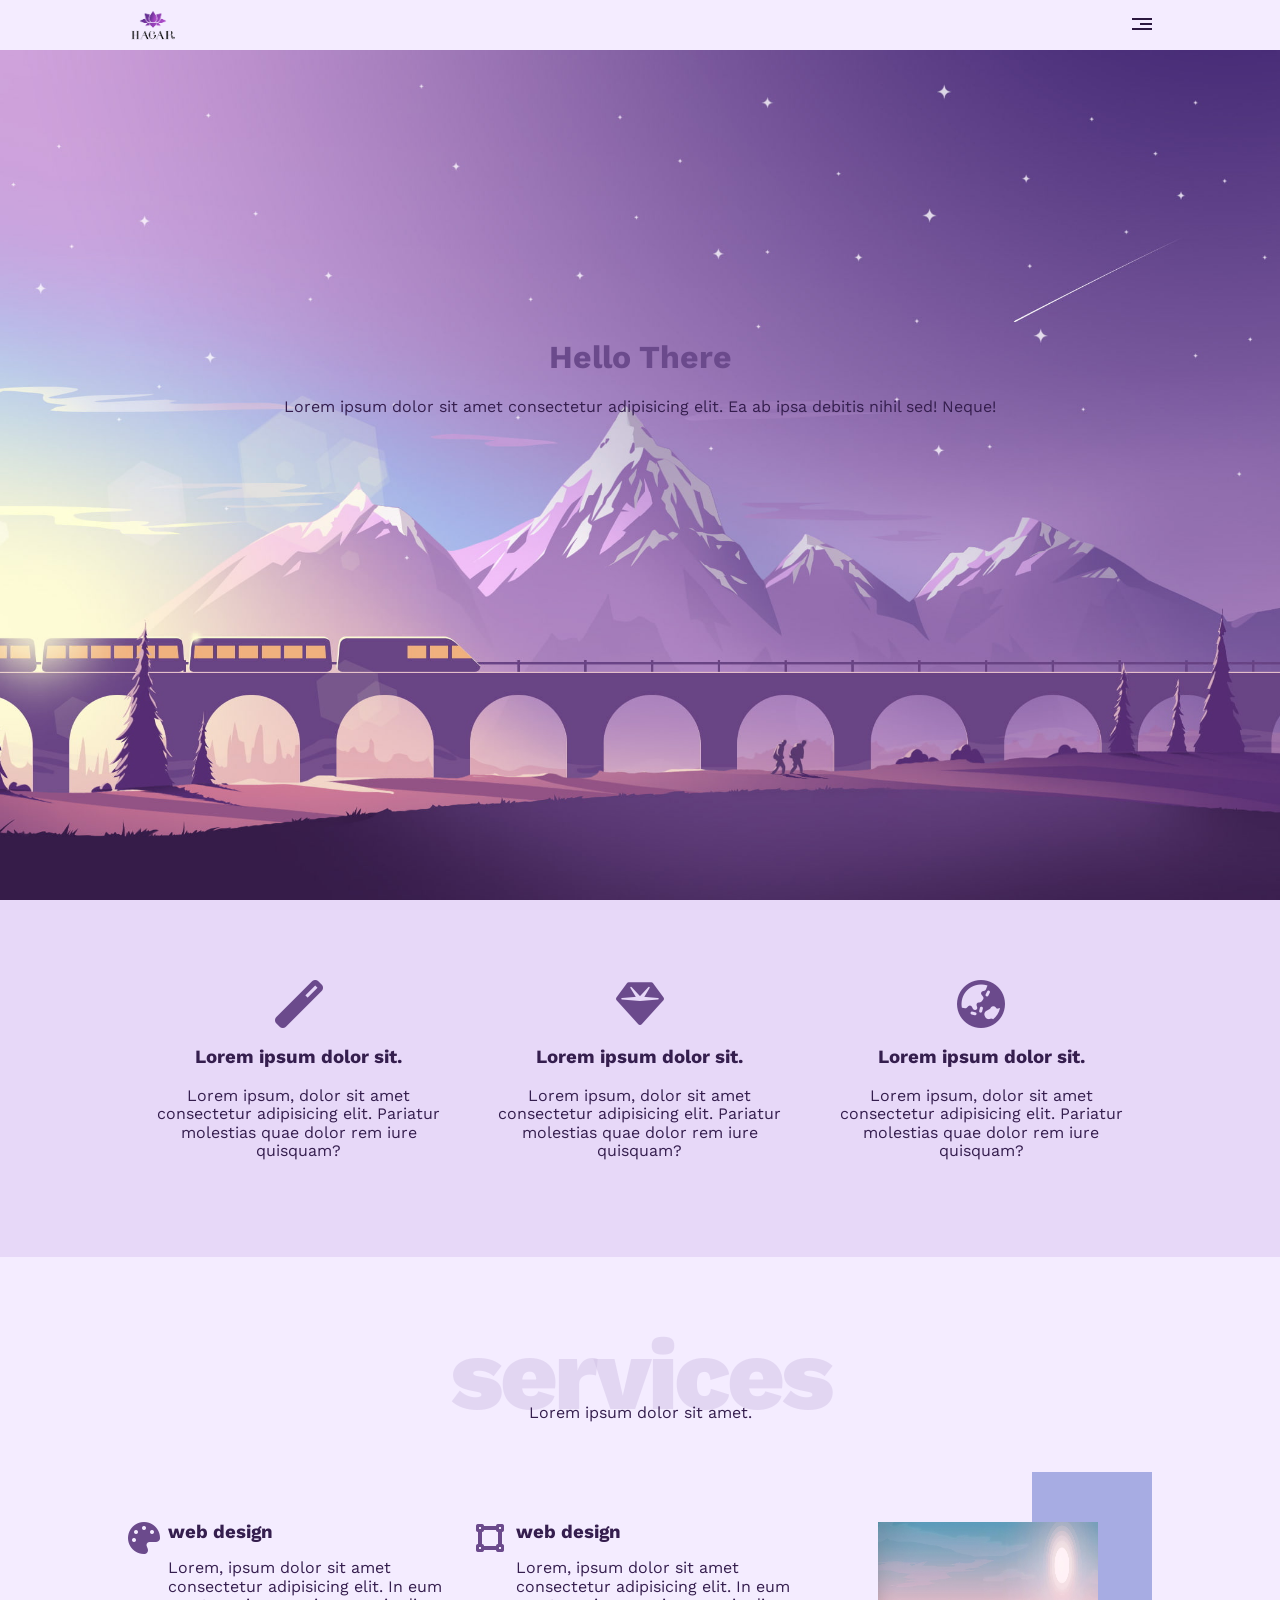
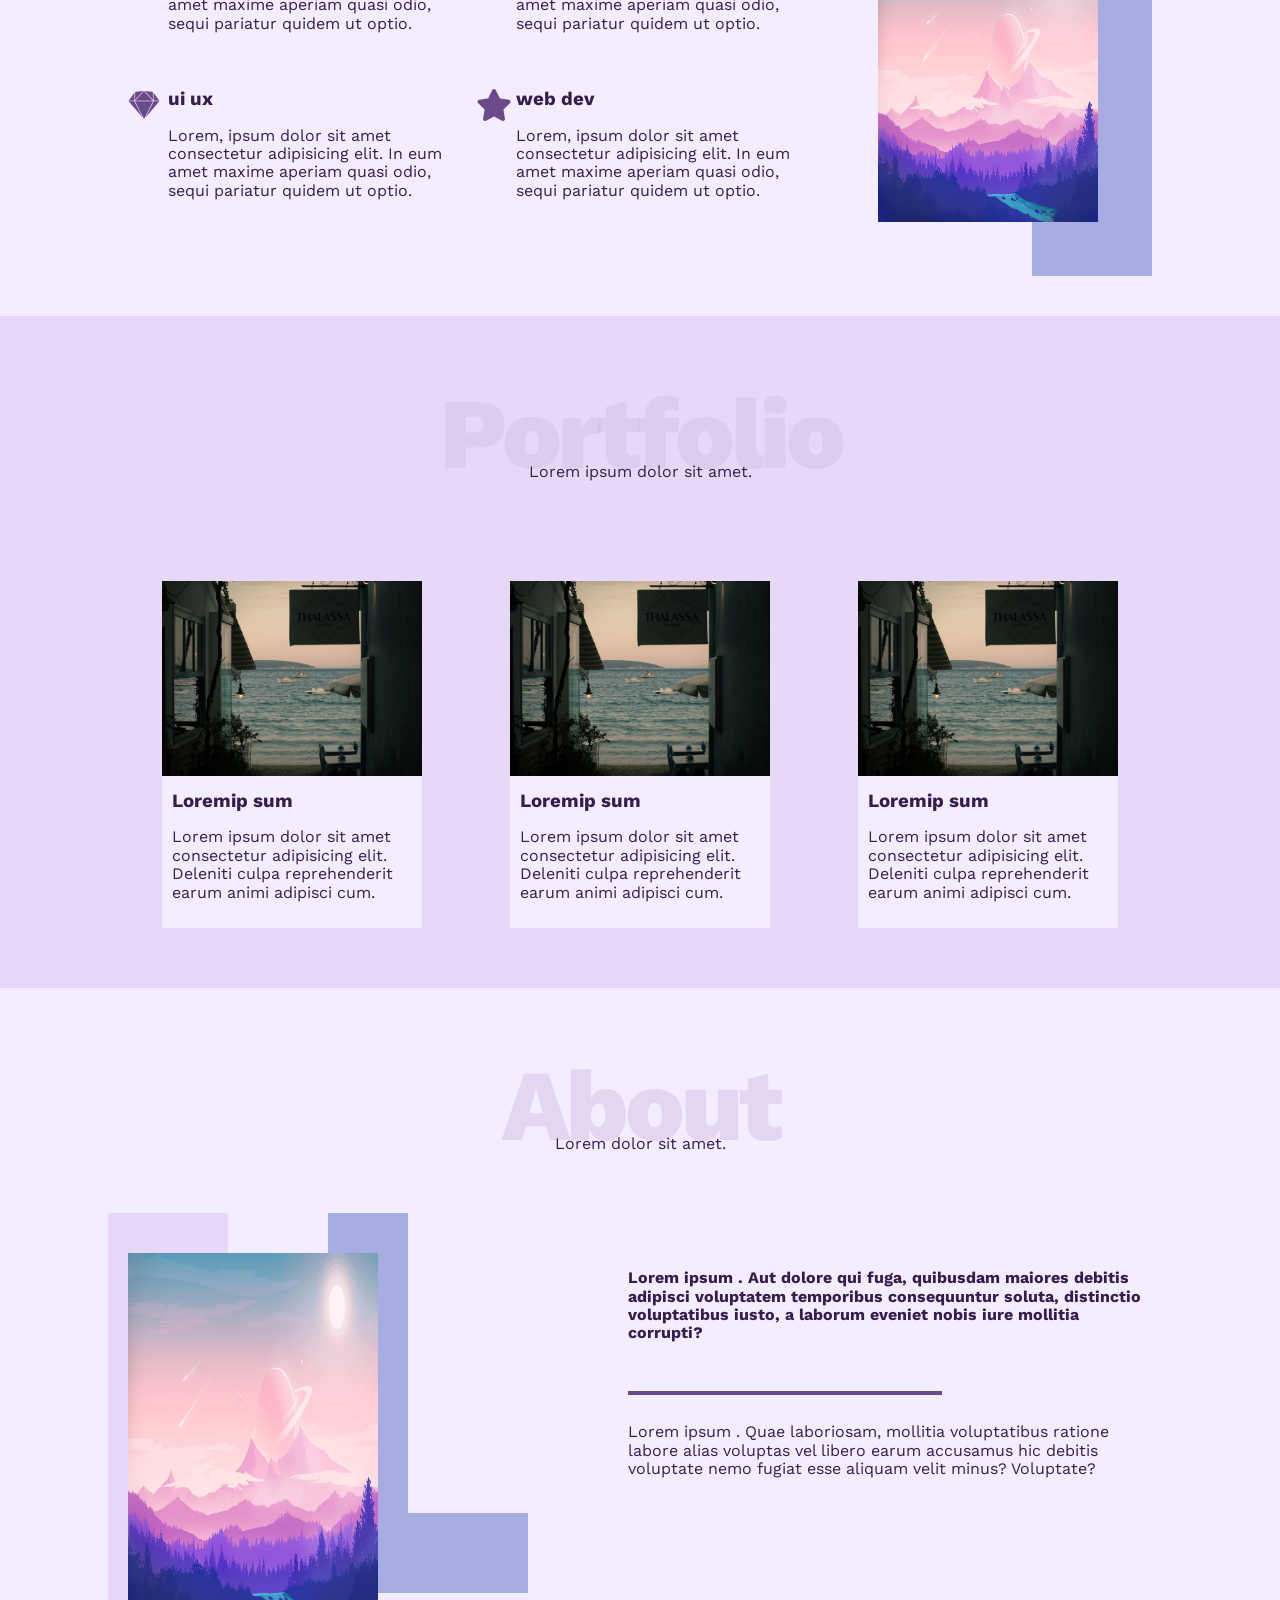
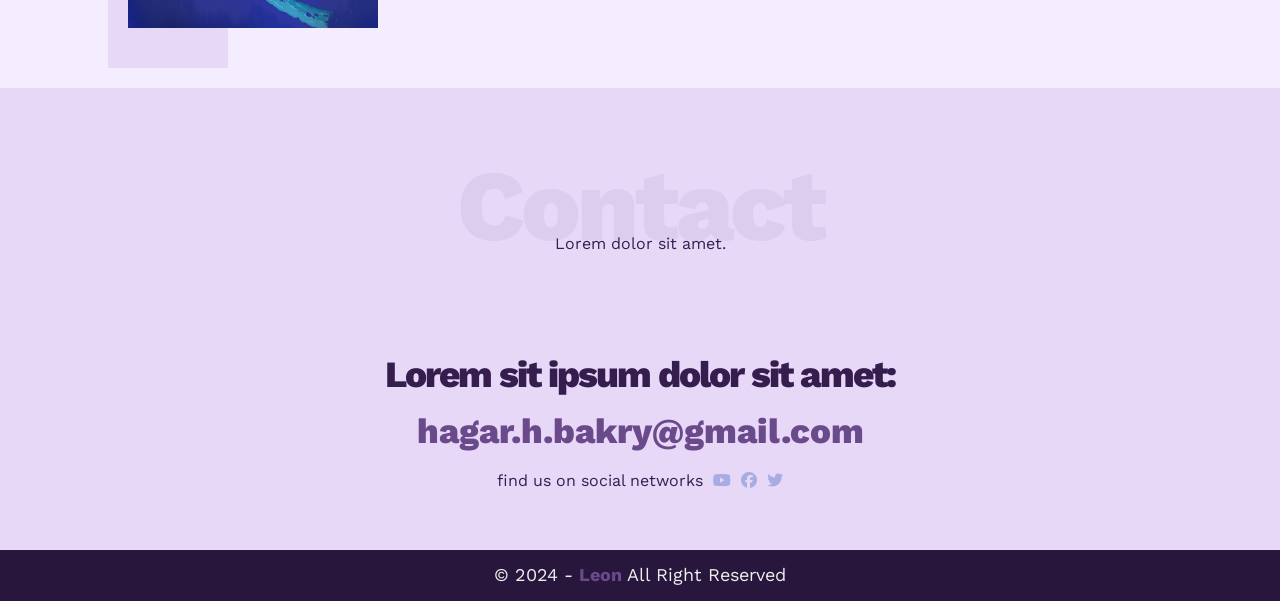
<file: html-css-temp1/index.html>
<!DOCTYPE html>
<html lang="en">
<head>
    <meta charset="UTF-8">
    <meta name="viewport" content="width=device-width, initial-scale=1.0">
    <link rel="stylesheet" href="css/style.css">
    <link rel="stylesheet" href="css/normalize.css">
    <link rel="stylesheet" href="css/all.min.css">
    <title>template1</title>

</head>
<body>
    <div class="header">
        <div class="container">
            <img class="logo" src="images/logo.png" alt="logo">
            <div class="link">
                <span class="icon">
                    <span></span>
                    <span></span>
                    <span></span>
                </span>
                <ul>
                    <li><a href="#features">features</a></li>
                    <li><a href="#services">Services</a></li>
                    <li><a href="#portfolio">Portfolio</a></li>
                    <li><a href="#about">About</a></li>
                    <li><a href="#contact">Contact</a></li>
                </ul>
            </div>
        </div>
    </div>
    <div class="landing">
        <div class="intro-text">
            <h1>Hello There</h1>
            <p>Lorem ipsum dolor sit amet consectetur adipisicing elit. Ea ab ipsa debitis nihil sed! Neque!</p>
        </div>
    </div>
    <div class="features" id="features">
        <div class="container">
            <div class="feat">
                <li class="fas fa-magic fa-3x"></li>
                <h3>Lorem ipsum dolor sit.</h3>
                <p>Lorem ipsum, dolor sit amet consectetur adipisicing elit. Pariatur molestias quae dolor rem iure quisquam?</p>
            </div>
            <div class="feat">
                <li class="fas fa-gem fa-3x"></li>
                <h3>Lorem ipsum dolor sit.</h3>
                <p>Lorem ipsum, dolor sit amet consectetur adipisicing elit. Pariatur molestias quae dolor rem iure quisquam?</p>
            </div>
            <div class="feat">
                <li class="fas fa-globe-asia fa-3x"></li>
                <h3>Lorem ipsum dolor sit.</h3>
                <p>Lorem ipsum, dolor sit amet consectetur adipisicing elit. Pariatur molestias quae dolor rem iure quisquam?</p>
            </div>
        </div>
    </div>
    <div class="services" id="services">
        <div class="container">
            <h2 class="special-heading">services</h2>
            <p>Lorem ipsum dolor sit amet.</p>
            <div class="services-content">
                <div class="col">
                    <div class="srv">
                        <li class="fas fa-palette fa-2x"></li>
                        <div class="text">
                            <h3> web design</h3>
                            <p>Lorem, ipsum dolor sit amet consectetur adipisicing elit. In eum amet maxime aperiam quasi odio, sequi pariatur quidem ut optio.</p>
                        </div>
                    </div>
                    <div class="srv">
                        <li class="fab fa-sketch fa-2x"></li>
                        <div class="text">
                            <h3>ui ux</h3>
                            <p>Lorem, ipsum dolor sit amet consectetur adipisicing elit. In eum amet maxime aperiam quasi odio, sequi pariatur quidem ut optio.</p>
                        </div>
                    </div>
                </div>
                <div class="col">
                    <div class="srv">
                        <li class="fas fa-vector-square fa-2x"></li>
                        <div class="text">
                            <h3>web design</h3>
                            <p>Lorem, ipsum dolor sit amet consectetur adipisicing elit. In eum amet maxime aperiam quasi odio, sequi pariatur quidem ut optio.</p>
                        </div>
                    </div>
                    <div class="srv">
                        <li class="fas fa-star fa-2x"></li>
                        <div class="text">
                            <h3>web dev</h3>
                            <p>Lorem, ipsum dolor sit amet consectetur adipisicing elit. In eum amet maxime aperiam quasi odio, sequi pariatur quidem ut optio.</p>
                        </div>
                    </div>
                </div>
                <div class="col">
                    <div class="image">
                        <img src="images/wallpaperflare.com_wallpaper (7).jpg" >
                    </div>
                </div>
            </div>
        </div>
    </div>
    <div class="portfolio" id="portfolio">
        <div class="container">
            <h2 class="special-heading">Portfolio</h2>
            <p>Lorem ipsum dolor sit amet.</p>
            <div class="portfolio-content">
                <div class="gallery">
                        <img src="images/download.jpeg" alt="">
                        <div class="text">
                            <h3>Loremip sum</h3>
                            <p>Lorem ipsum dolor sit amet consectetur adipisicing elit. Deleniti culpa reprehenderit earum animi adipisci cum.</p>
                        </div>
                </div>
                <div class="gallery">
                        <img src="images/download.jpeg" alt="">
                        <div class="text">
                            <h3>Loremip sum</h3>
                            <p>Lorem ipsum dolor sit amet consectetur adipisicing elit. Deleniti culpa reprehenderit earum animi adipisci cum.</p>
                        </div>
                </div>
                <div class="gallery">
                        <img src="images/download.jpeg" alt="">
                        <div class="text">
                            <h3>Loremip sum</h3>
                            <p>Lorem ipsum dolor sit amet consectetur adipisicing elit. Deleniti culpa reprehenderit earum animi adipisci cum.</p>
                        </div>
                </div>
            </div>
        </div>
    </div>
    <div class="about" id="about">
        <div class="container">
            <h2 class="special-heading">About</h2>
            <p>Lorem dolor sit amet.</p>
            <div class="about-content">
                <div class="image">
                    <img src="images/wallpaperflare.com_wallpaper (7).jpg">
                </div>
                <div class="text">
                    <p>Lorem ipsum . Aut dolore qui fuga, quibusdam maiores debitis adipisci voluptatem temporibus consequuntur soluta, distinctio voluptatibus iusto, a laborum eveniet nobis iure mollitia corrupti?</p>
                    <hr>
                    <p>Lorem ipsum . Quae laboriosam, mollitia voluptatibus ratione labore alias voluptas vel libero earum accusamus hic debitis voluptate nemo fugiat esse aliquam velit minus? Voluptate?</p>
                </div>

            </div>
        </div>
    </div>
    <div class="contact" id="contact">
        <div class="container">
            <h2 class="special-heading">Contact</h2>
            <p>Lorem dolor sit amet.</p>
            <div class="contact-content">
                <p class="label">Lorem sit ipsum dolor sit amet:</p>
                <a href="mailto:hagar.h.bakry@gmail.com?subject=contact" class="link">hagar.h.bakry@gmail.com</a>
                <div class="social">
                    find us on social networks
                    <i class="fab fa-youtube"></i>
                    <i class="fab fa-facebook"></i>
                    <i class="fab fa-twitter"></i>
                </div>
            </div>
        </div>
    </div>
    <div class="footer">
        &copy; 2024 - <span>Leon </span>All Right Reserved
    </div>
</body>
</html>
</file>
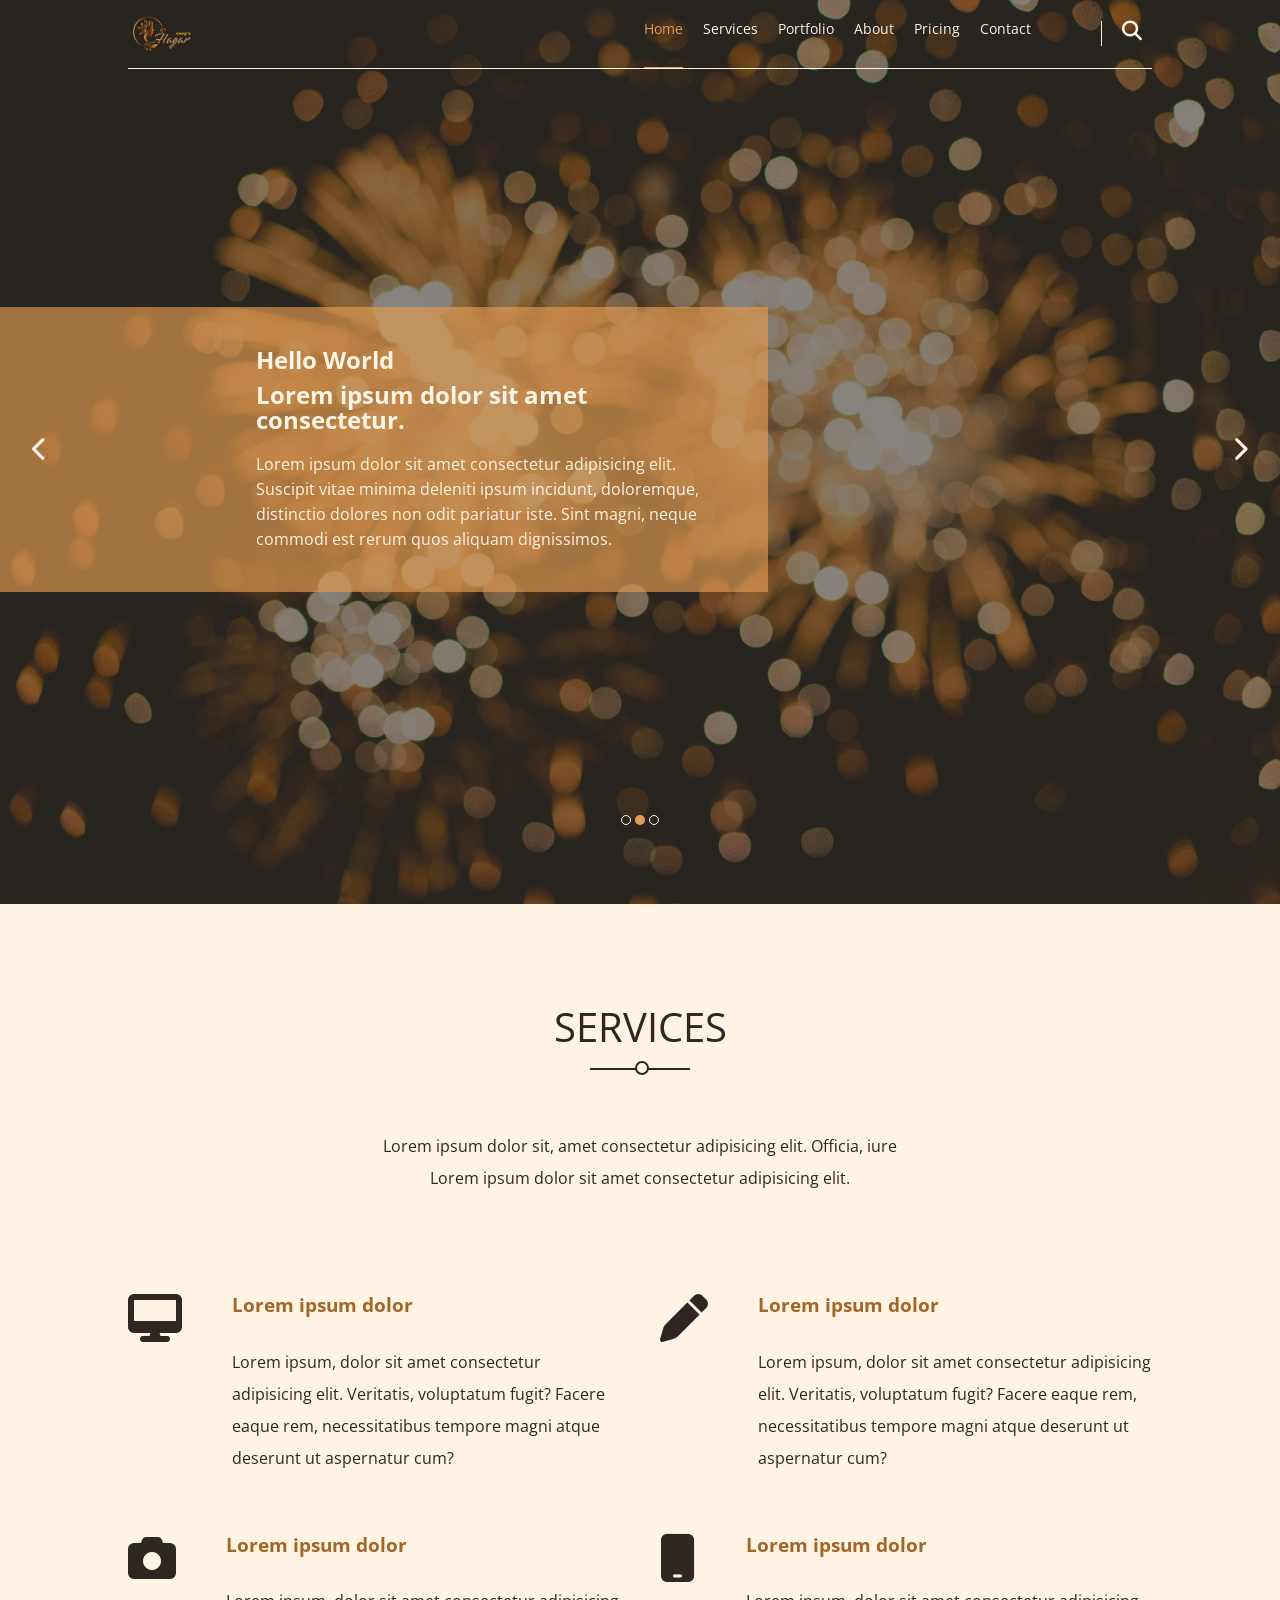
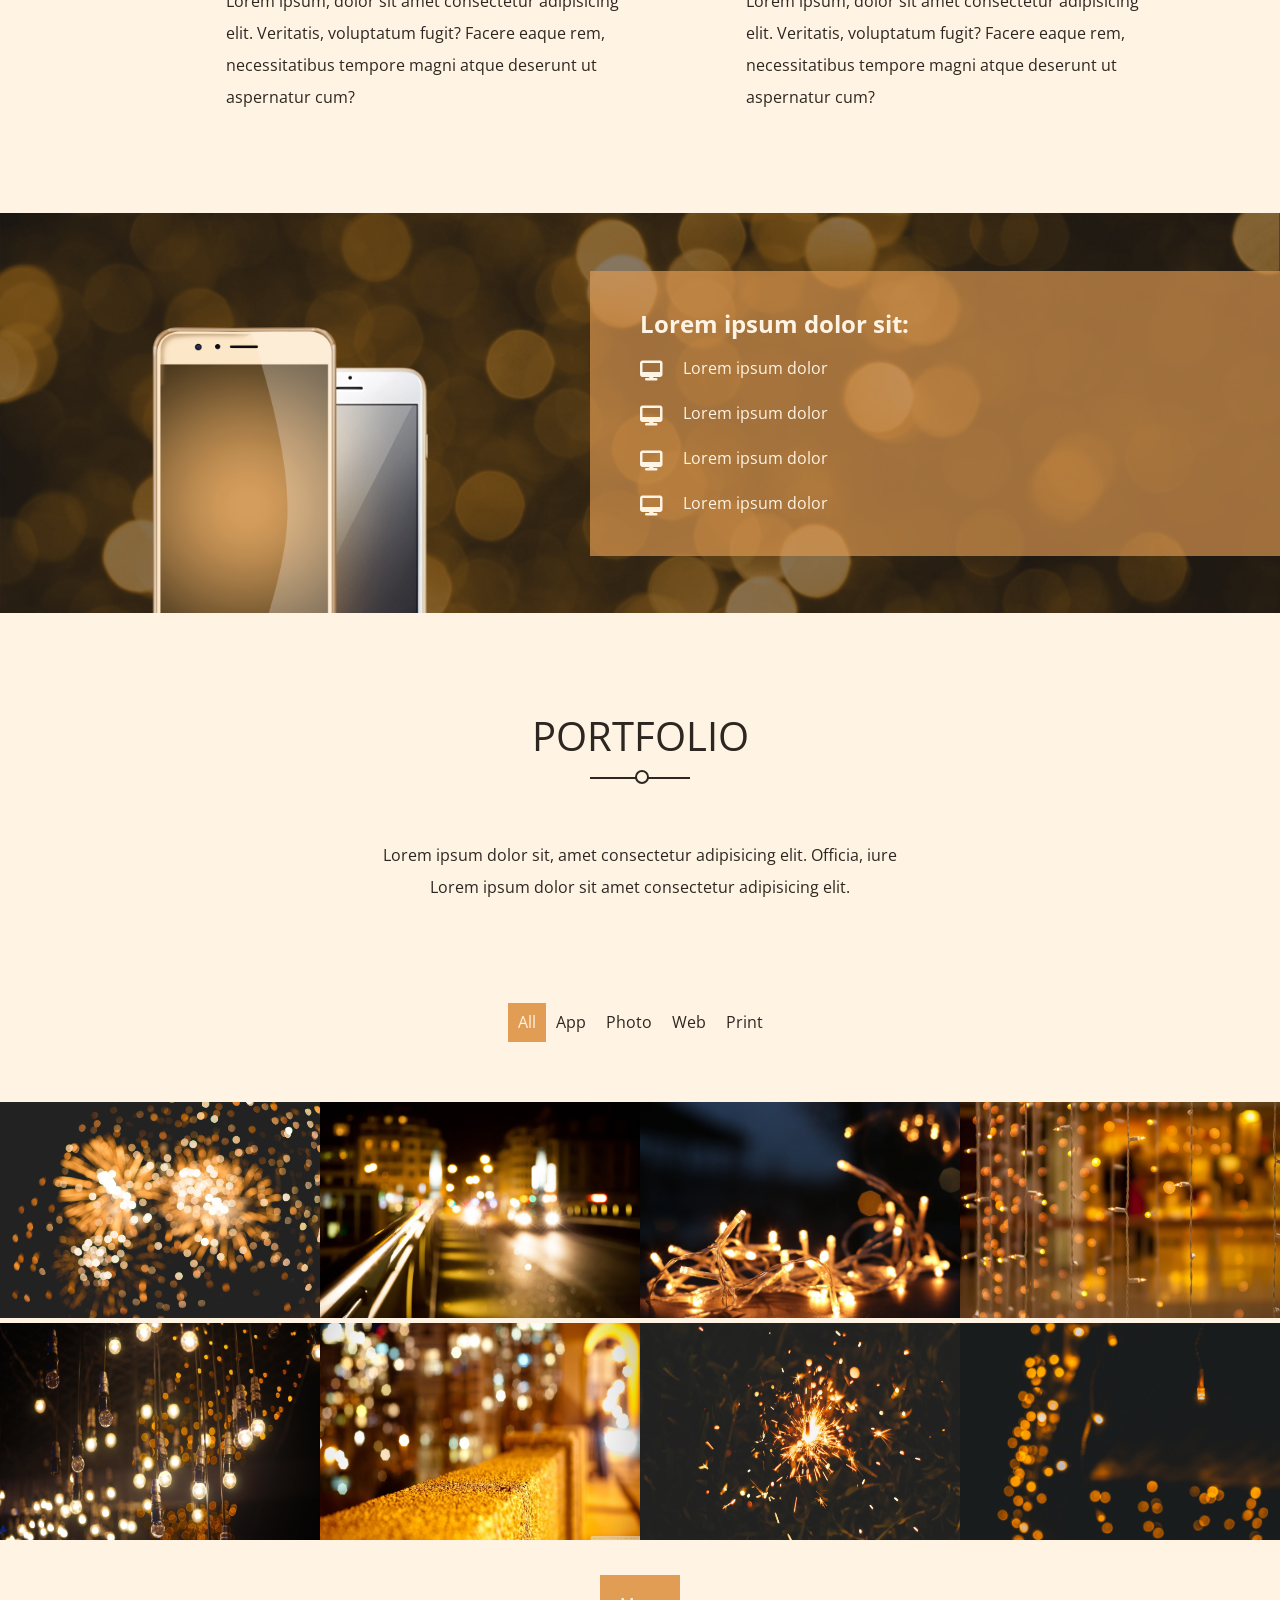
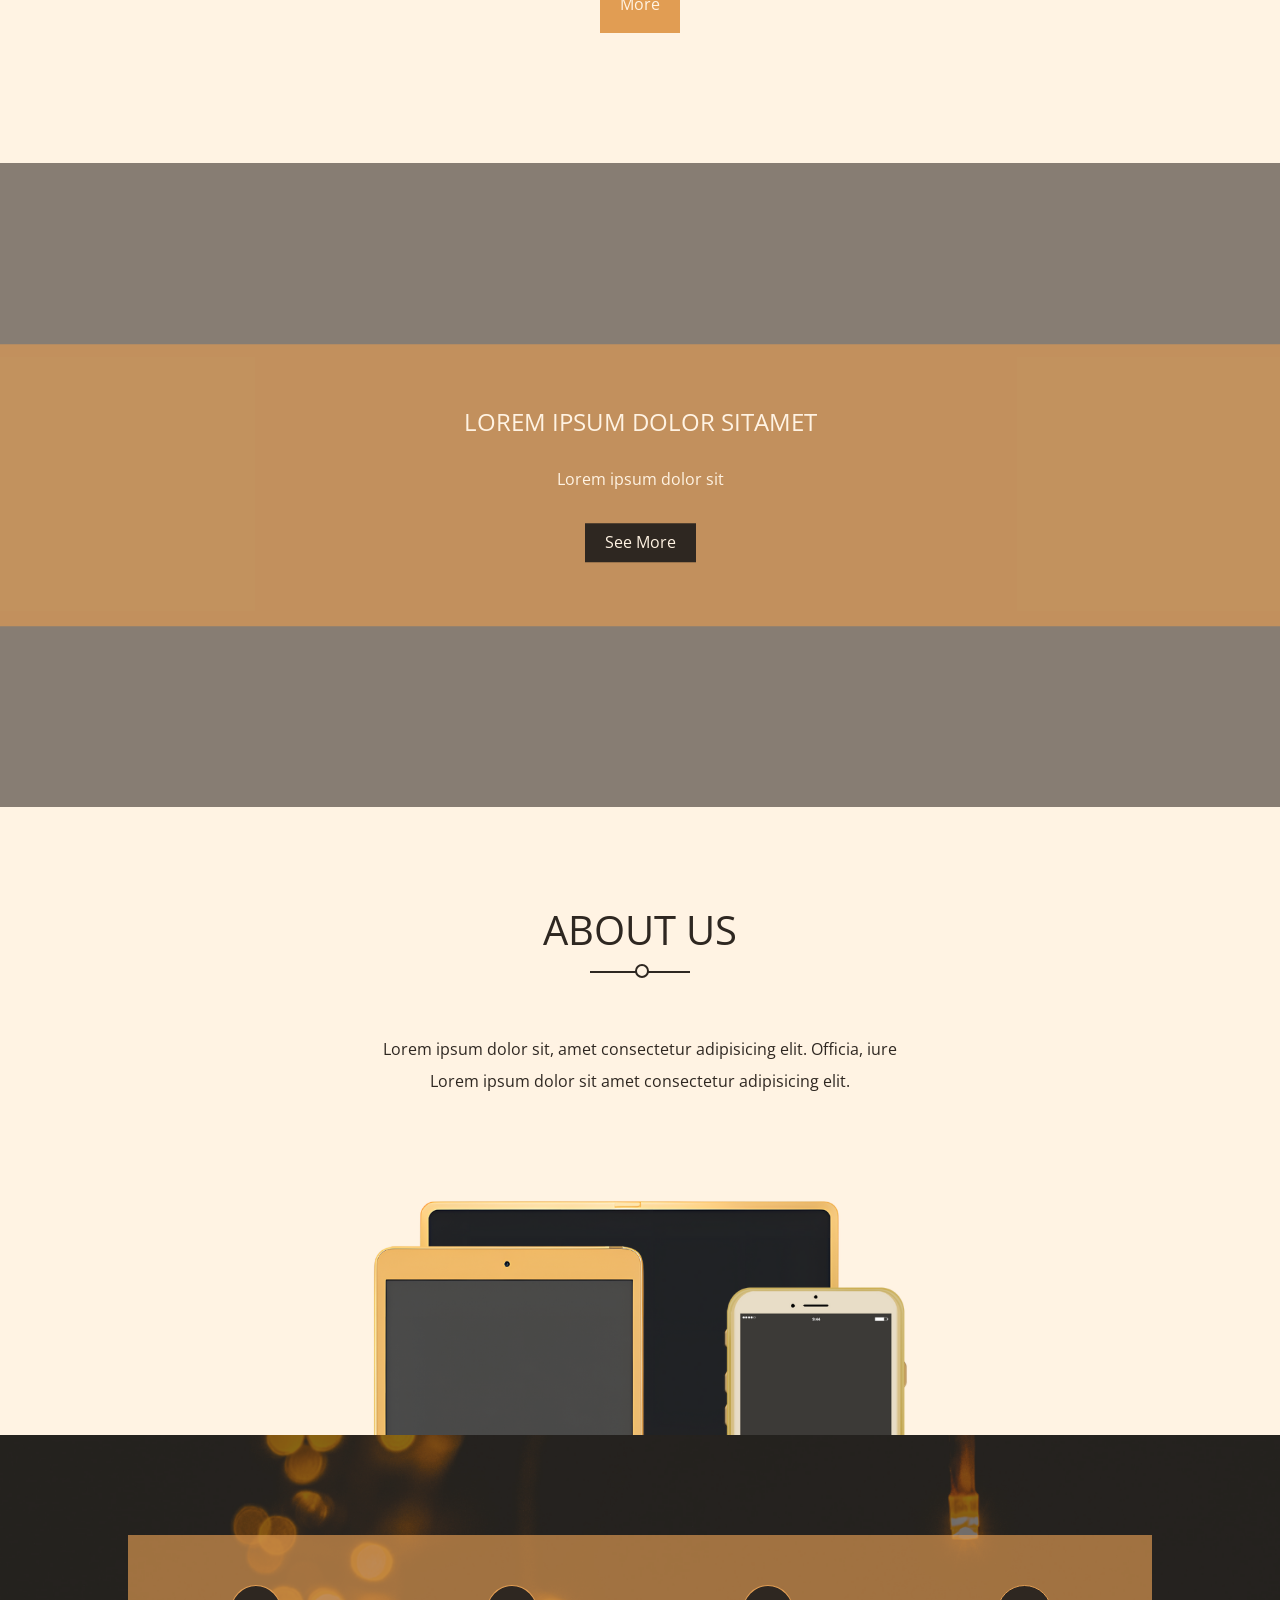
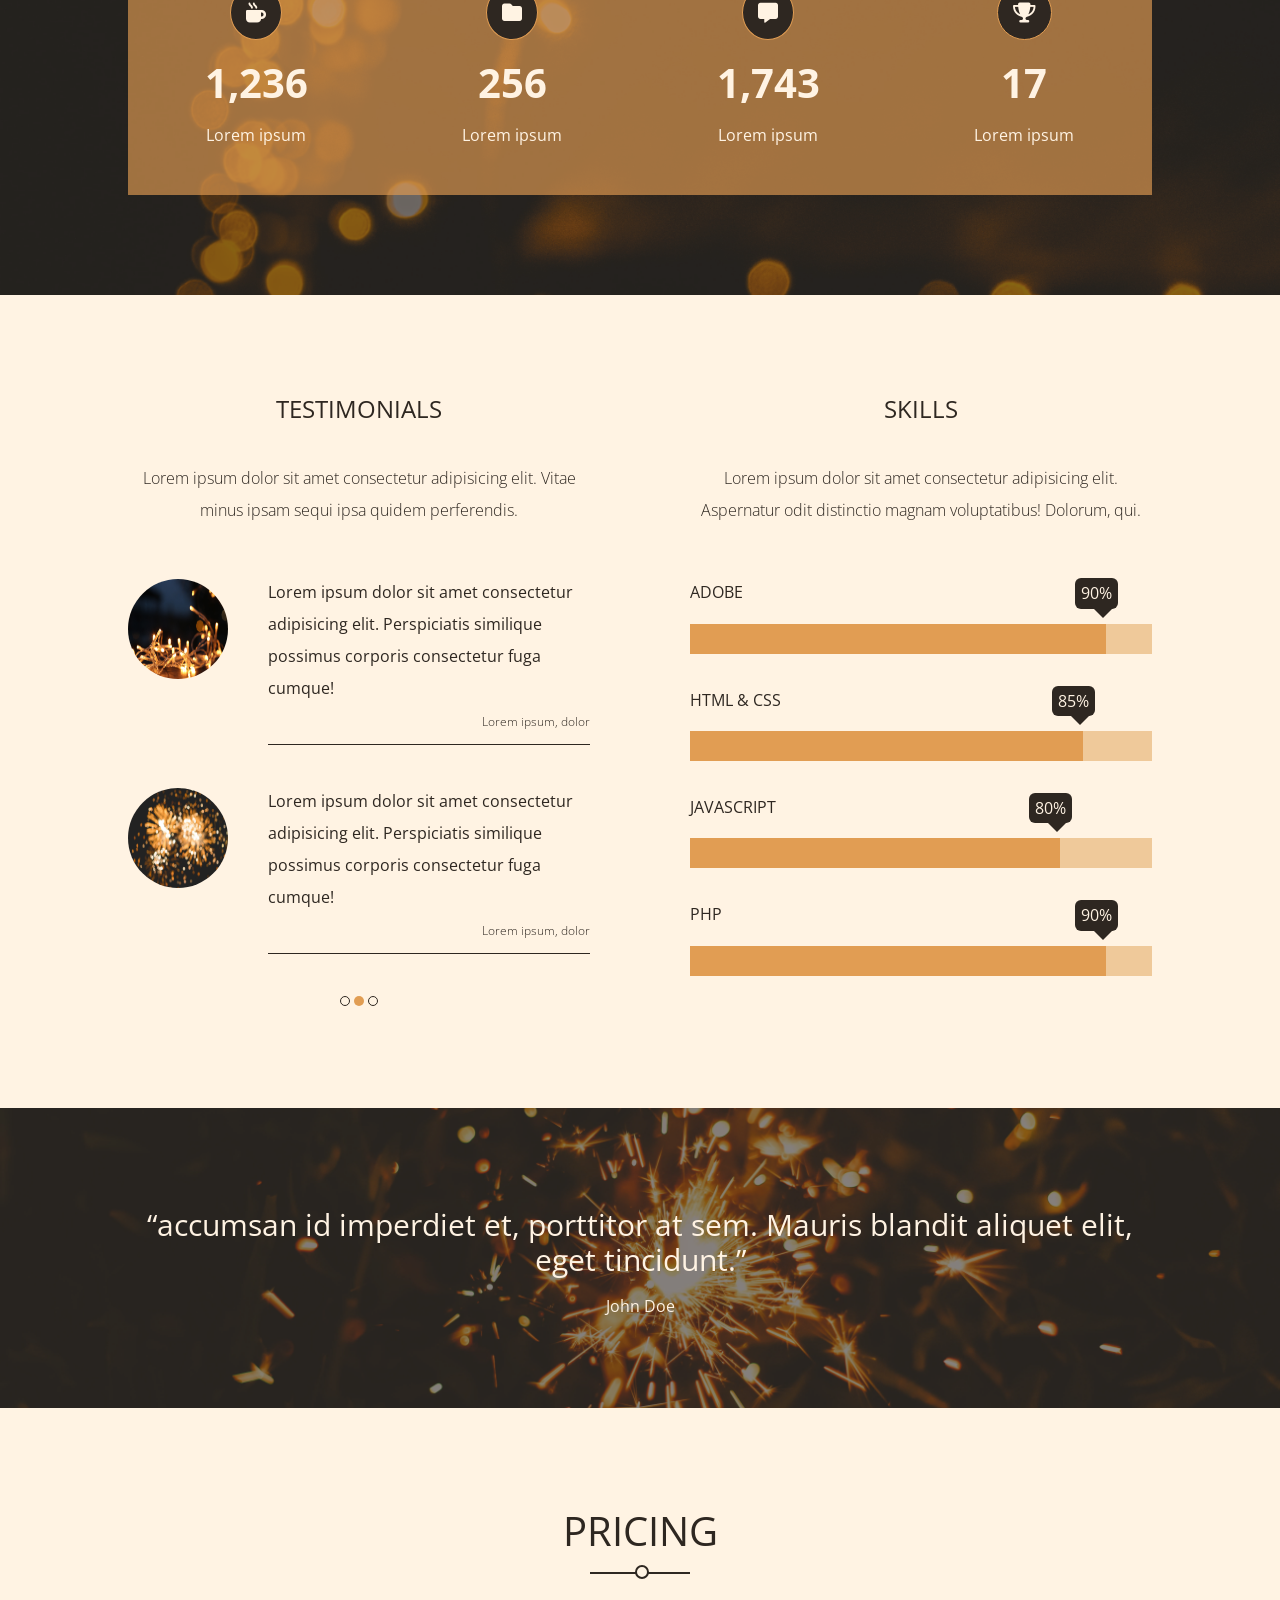
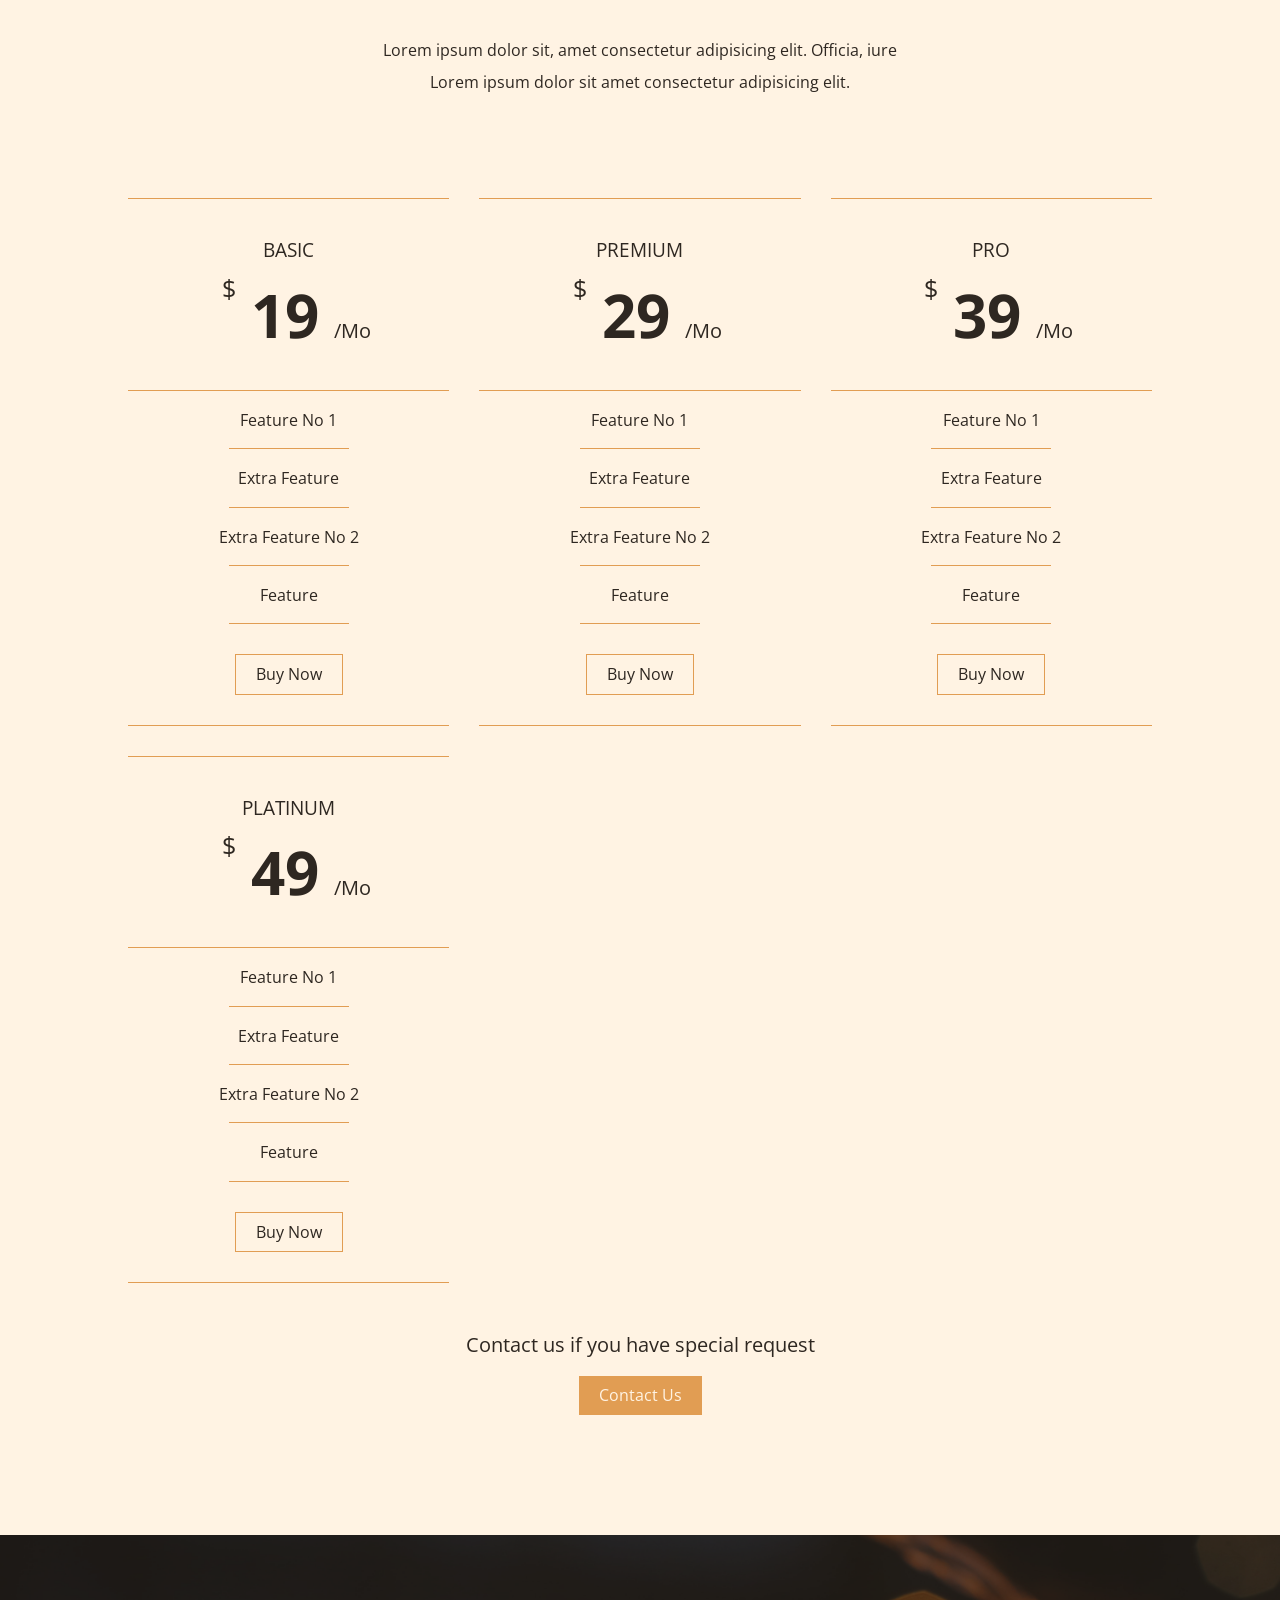
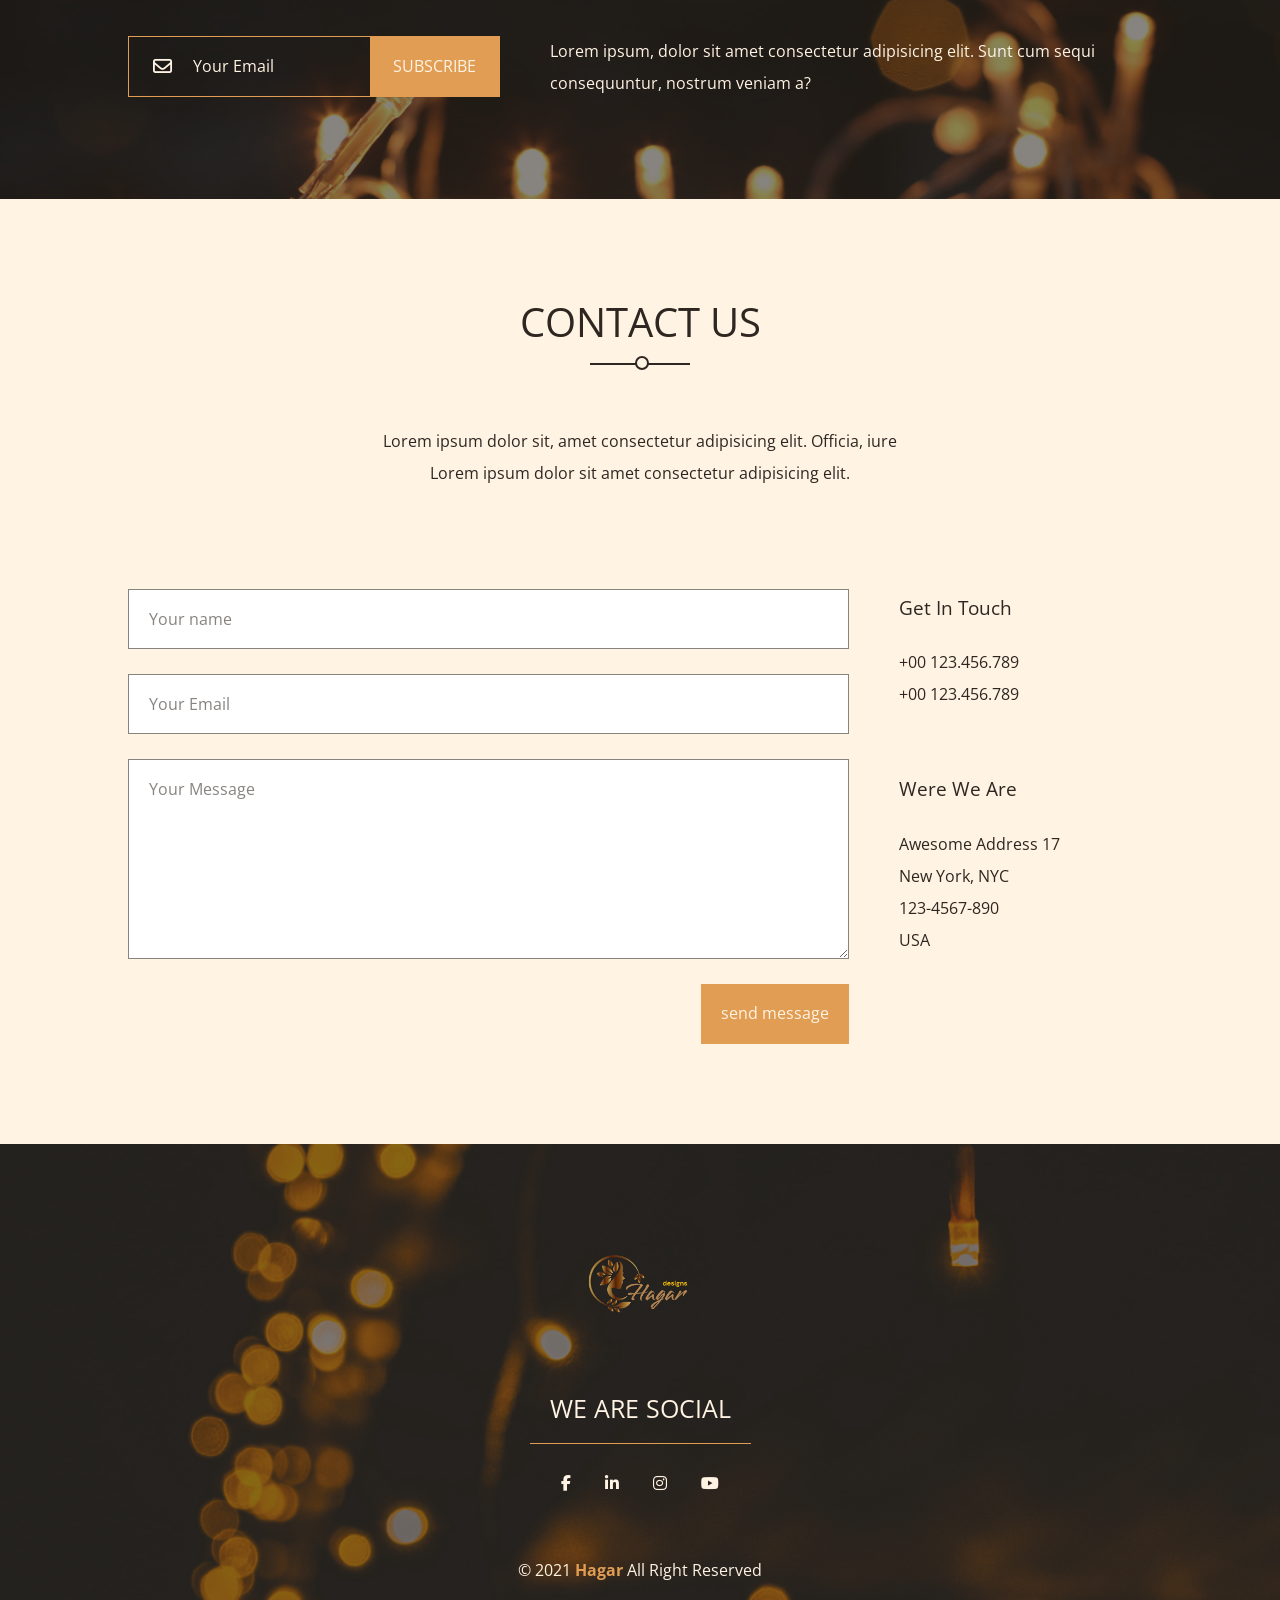
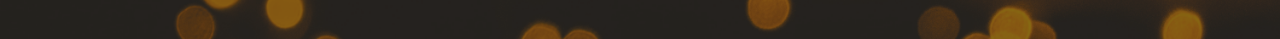
<file: html-css-temp2/index.html>
<!DOCTYPE html>
<html lang="en">
<head>
    <meta charset="UTF-8">
    <meta name="viewport" content="width=device-width, initial-scale=1.0">
    <link rel="stylesheet" href="css/normalize.css">
    <link rel="stylesheet" href="css/all.min.css">
    <link rel="stylesheet" href="css/style.css">
    <title>template2</title>
</head>
<body>
    <header>
            <div class="container">
                <a href="#index" class="logo">
                    <img src="images/—Pngtree—spa logo_7902878-Photoroom.png" alt="logo">
                </a>
                <nav>
                    <i class="fas fa-bars toggle-menu"></i>
                    <ul>
                        <li><a class="active" href="#">Home</a></li>
                        <li><a href="#Services">Services</a></li>
                        <li><a href="#Portfolio">Portfolio</a></li>
                        <li><a href="#About">About</a></li>
                        <li><a href="#Pricing">Pricing</a></li>
                        <li><a href="#Contact">Contact</a></li>
                    </ul>
                    <div class="form">
                        <i class="fas fa-search"></i>
                    </div>
                </nav>
            </div>
    </header>
    <div class="landing">
        <div class="overlay">
                <div class="text">
                    <h2>Hello World</h2>
                    <h2>Lorem ipsum dolor sit amet consectetur.</h2>
                    <p>Lorem ipsum dolor sit amet consectetur adipisicing elit. Suscipit vitae minima deleniti ipsum incidunt, doloremque, distinctio dolores non odit pariatur iste. Sint magni, neque commodi est rerum quos aliquam dignissimos.</p>
                </div>
                <div class="scroll-circle">
                    <ul>
                        <li></li>
                        <li></li>
                        <li></li>
                    </ul>
                </div>
                <div class="next-icon">
                    <i class="fa-solid fa-chevron-left"></i>
                    <i class="fa-solid fa-chevron-right"></i>
                </div>
        </div>
    </div>
    <div id="Services" class="services">
        <div class="container">
            <div class="main-heading">
                <h2>Services</h2>
                <p>Lorem ipsum dolor sit, amet consectetur adipisicing elit. Officia, iure Lorem ipsum dolor sit amet consectetur adipisicing elit.</p>
            </div>
            <div class="services-content">
                <div class="serv">
                    <i class="fas fa-desktop fa-3x"></i>
                    <div class="text">
                        <h3>Lorem ipsum dolor</h3>
                        <p>Lorem ipsum, dolor sit amet consectetur adipisicing elit. Veritatis, voluptatum fugit? Facere eaque rem, necessitatibus tempore magni atque deserunt ut aspernatur cum?</p>
                    </div>
                </div>
                <div class="serv">
                    <i class="fas fa-pen fa-3x"></i>
                    <div class="text">
                        <h3>Lorem ipsum dolor</h3>
                        <p>Lorem ipsum, dolor sit amet consectetur adipisicing elit. Veritatis, voluptatum fugit? Facere eaque rem, necessitatibus tempore magni atque deserunt ut aspernatur cum?</p>
                    </div>
                </div>
                <div class="serv">
                    <i class="fas fa-camera fa-3x"></i>
                    <div class="text">
                        <h3>Lorem ipsum dolor</h3>
                        <p>Lorem ipsum, dolor sit amet consectetur adipisicing elit. Veritatis, voluptatum fugit? Facere eaque rem, necessitatibus tempore magni atque deserunt ut aspernatur cum?</p>
                    </div>
                </div>
                <div class="serv">
                    <i class="fas fa-mobile fa-3x"></i>
                    <div class="text">
                        <h3>Lorem ipsum dolor</h3>
                        <p>Lorem ipsum, dolor sit amet consectetur adipisicing elit. Veritatis, voluptatum fugit? Facere eaque rem, necessitatibus tempore magni atque deserunt ut aspernatur cum?</p>
                    </div>
                </div>
            </div>
        </div>
    </div>
    <div class="design">
        <div class="overlay">
            <div class="design-content">
                <div class="images">
                    <img src="images/vecteezy_white-smartphone-isolated-on-transparent-background_49174747(1).png" alt="">
                </div>
                <div class="text-box">
                    <h2>Lorem ipsum dolor sit:</h2>
                    <div class="text">
                        <i class="fas fa-desktop fa-3x"></i>
                        <p>Lorem ipsum dolor</p>
                    </div>
                    <div class="text">
                        <i class="fas fa-desktop fa-3x"></i>
                        <p>Lorem ipsum dolor</p>
                    </div>
                    <div class="text">
                        <i class="fas fa-desktop fa-3x"></i>
                        <p>Lorem ipsum dolor</p>
                    </div>
                    <div class="text">
                        <i class="fas fa-desktop fa-3x"></i>
                        <p>Lorem ipsum dolor</p>
                    </div>
                </div>
            </div>
        </div>
    </div>
    <div id="Portfolio" class="portfolio">
        <div class="container">
            <div class="main-heading">
                <h2>portfolio</h2>
                <p>Lorem ipsum dolor sit, amet consectetur adipisicing elit. Officia, iure Lorem ipsum dolor sit amet consectetur adipisicing elit.</p>
            </div>
            <ul class="suffle">
                <li class="active">All</li>
                <li>App</li>
                <li>Photo</li>
                <li>Web</li>
                <li>Print</li>
            </ul>
        </div>
        <div class="images-container">
            <div class="box">
                <img src="images/wallpaperflare.com_wallpaper (15).jpg" alt="">
                <div class="caption">
                    <h4>Lorem ipsum dolor</h4>
                    <p>Photography</p>
                </div>
            </div>
            <div class="box">
                <img src="images/wallpaperflare.com_wallpaper (16).jpg" alt="">
                <div class="caption">
                    <h4>Lorem ipsum dolor</h4>
                    <p>Photography</p>
                </div>
            </div>
            <div class="box">
                <img src="images/wallpaperflare.com_wallpaper (17).jpg" alt="">
                <div class="caption">
                    <h4>Lorem ipsum dolor</h4>
                    <p>Photography</p>
                </div>
            </div>
            <div class="box">
                <img src="images/wallpaperflare.com_wallpaper (18).jpg" alt="">
                <div class="caption">
                    <h4>Lorem ipsum dolor</h4>
                    <p>Photography</p>
                </div>
            </div>
            <div class="box">
                <img src="images/wallpaperflare.com_wallpaper (19).jpg" alt="">
                <div class="caption">
                    <h4>Lorem ipsum dolor</h4>
                    <p>Photography</p>
                </div>
            </div>
            <div class="box">
                <img src="images/wallpaperflare.com_wallpaper (20).jpg" alt="">
                <div class="caption">
                    <h4>Lorem ipsum dolor</h4>
                    <p>Photography</p>
                </div>
            </div>
            <div class="box">
                <img src="images/wallpaperflare.com_wallpaper (23).jpg" alt="">
                <div class="caption">
                    <h4>Lorem ipsum dolor</h4>
                    <p>Photography</p>
                </div>
            </div>
            <div class="box">
                <img src="images/wallpaperflare.com_wallpaper (126).jpg" alt="">
                <div class="caption">
                    <h4>Lorem ipsum dolor</h4>
                    <p>Photography</p>
                </div>
            </div>
        </div>
        <a href="#" class="more">More</a>
    </div>
    <div class="video">
        <video src="images/pinterestdownloader.com-1725803324.727979.mp4" type="video/mp4" autoplay muted loop></video>
        <div class="text">
            <h2>Lorem ipsum dolor sitamet</h2>
            <p>Lorem ipsum dolor sit</p>
            <button>See More</button>
        </div>
    </div>
    <div id="About" class="about">
        <div class="container">
            <div class="main-heading">
                <h2>About Us</h2>
                <p>Lorem ipsum dolor sit, amet consectetur adipisicing elit. Officia, iure Lorem ipsum dolor sit amet consectetur adipisicing elit.</p>
            </div>
            <img src="images/Screenshot 2024-09-08 185540.png" alt="">
        </div>
    </div>
    <div class="Statistics">
        <div class="container">
            <div class="stat">
                <div class="icon"><i class="fa-solid fa-mug-hot"></i></div>
                <h2>1,236</h2>
                <p>Lorem ipsum</p>
            </div>
            <div class="stat">
                <div class="icon"><i class="fa-solid fa-folder"></i></div>
                <h2>256</h2>
                <p>Lorem ipsum</p>
            </div>
            <div class="stat">
                <div class="icon"><i class="fa-solid fa-message"></i></div>
                <h2>1,743</h2>
                <p>Lorem ipsum</p>
            </div>
            <div class="stat">
                <div class="icon"><i class="fa-solid fa-trophy"></i></div>
                <h2>17</h2>
                <p>Lorem ipsum</p>
            </div>
        </div>
    </div>
    <div class="our-skils">
        <div class="container">
            <div class="testimonials">
                <h2>testimonials</h2>
                <p>Lorem ipsum dolor sit amet consectetur adipisicing elit. Vitae minus ipsam sequi ipsa quidem perferendis.</p>
                <div class="reviews">
                    <div class="customer">
                        <img src="images/wallpaperflare.com_wallpaper (17).jpg" alt="">
                        <div class="paragraph">
                            <p>Lorem ipsum dolor sit amet consectetur adipisicing elit. Perspiciatis similique possimus corporis consectetur fuga cumque!</p>
                            <p class="name">Lorem ipsum, dolor</p>
                        </div>
                    </div>
                    <div class="customer">
                        <img src="images/wallpaperflare.com_wallpaper (15).jpg" alt="">
                        <div class="paragraph">
                            <p>Lorem ipsum dolor sit amet consectetur adipisicing elit. Perspiciatis similique possimus corporis consectetur fuga cumque!</p>
                            <p class="name">Lorem ipsum, dolor</p>
                        </div>
                    </div>
                    <div class="scroll-circle">
                        <ul>
                            <li></li>
                            <li></li>
                            <li></li>
                        </ul>
                    </div>
                </div>
            </div>
            <div class="skils">
                <h2>skills</h2>
                <p>Lorem ipsum dolor sit amet consectetur adipisicing elit. Aspernatur odit distinctio magnam voluptatibus! Dolorum, qui.</p>
                <div class="percent">
                    <div class="perc-box">
                        <p>adobe</p>
                        <div class="perc" style="--position: 90%;" >90%</div>
                        <div class="tube" style="--width: 90%;"></div>
                    </div>
                    <div class="perc-box">
                        <p>html & css</p>
                        <div class="perc" style="--position: 85%;">85%</div>
                        <div class="tube" style="--width: 85%;"></div>
                    </div>
                    <div class="perc-box">
                        <p>javascript</p>
                        <div class="perc" style="--position: 80%;">80%</div>
                        <div class="tube" style="--width: 80%;"></div>
                    </div>
                    <div class="perc-box">
                        <p>php</p>
                        <div class="perc" style="--position: 90%;">90%</div>
                        <div class="tube" style="--width: 90%;"></div>
                    </div>
                </div>
            </div>
        </div>
    </div>
    <div class="quote">
        <div class="container">
            <p><q>accumsan id imperdiet et, porttitor at sem. Mauris blandit aliquet elit, eget tincidunt.</q></p>
            <p>John Doe</p>
        </div>
    </div>
    <div id="Pricing" class="pricing">
        <div class="container">
            <div class="main-heading">
                <h2>Pricing</h2>
                <p>Lorem ipsum dolor sit, amet consectetur adipisicing elit. Officia, iure Lorem ipsum dolor sit amet consectetur adipisicing elit.</p>
            </div>
            <div class="plans">
                <div class="plan">
                    <div class="head">
                        <h3>basic</h3>
                        <span>19</span>
                    </div>
                    <ul>
                        <li>Feature No 1</li>
                        <li>Extra Feature</li>
                        <li>Extra Feature No 2</li>
                        <li>Feature</li>
                        <div class="footer">
                            <a href="#">Buy Now</a>
                        </div>
                    </ul>
                </div>
                <div class="plan">
                    <div class="head">
                        <h3>premium</h3>
                        <span>29</span>
                    </div>
                    <ul>
                        <li>Feature No 1</li>
                        <li>Extra Feature</li>
                        <li>Extra Feature No 2</li>
                        <li>Feature</li>
                        <div class="footer">
                            <a href="#">Buy Now</a>
                        </div>
                    </ul>
                </div>
                <div class="plan">
                    <div class="head">
                        <h3>pro</h3>
                        <span>39</span>
                    </div>
                    <ul>
                        <li>Feature No 1</li>
                        <li>Extra Feature</li>
                        <li>Extra Feature No 2</li>
                        <li>Feature</li>
                        <div class="footer">
                            <a href="#">Buy Now</a>
                        </div>
                    </ul>
                </div>
                <div class="plan">
                    <div class="head">
                        <h3>platinum</h3>
                        <span>49</span>
                    </div>
                    <ul>
                        <li>Feature No 1</li>
                        <li>Extra Feature</li>
                        <li>Extra Feature No 2</li>
                        <li>Feature</li>
                        <div class="footer">
                            <a href="#">Buy Now</a>
                        </div>
                    </ul>
                </div>
            </div>
            <p class="contact">Contact us if you have special request</p>
            <a href="#" class="contact-link">Contact Us</a>
        </div>
    </div>
    <div class="subscribe">
        <div class="container">
            <form action="">
                <i class="fa-regular fa-envelope"></i>
                <input type="email" placeholder=" Your Email">
                <button type="button">subscribe</button>
            </form>
            <p>Lorem ipsum, dolor sit amet consectetur adipisicing elit. Sunt cum sequi consequuntur, nostrum veniam a?</p>
        </div>
    </div>
    <div class="contact-us">
        <div class="container">
            <div class="main-heading">
                <h2>Contact Us</h2>
                <p>Lorem ipsum dolor sit, amet consectetur adipisicing elit. Officia, iure Lorem ipsum dolor sit amet consectetur adipisicing elit.</p>
            </div>
            <div id="Contact" class="content">
                <form action="">
                    <input type="text" placeholder="Your name">
                    <input type="email" placeholder="Your Email">
                    <textarea placeholder="Your Message"></textarea>
                    <input type="submit" value="send message" >
                </form>
                <div class="text">
                    <div class="box">
                        <h3>get in touch</h3>
                        <span>+00 123.456.789</span>
                        <span>+00 123.456.789</span>
                    </div>
                    <div class="box">
                        <h3>were we are</h3>
                        <span>Awesome Address 17</span>
                        <span>New York, NYC</span>
                        <span>123-4567-890</span>
                        <span>USA</span>
                    </div>
                </div>
            </div>
        </div>
    </div>
    <div class="foot">
        <div class="container">
            <img src="images/—Pngtree—spa logo_7902878-Photoroom.png" alt="">
            <p>we are social</p>
            <div class="icons">
                <i class="fa-brands fa-facebook-f"></i>
                <i class="fa-brands fa-linkedin-in"></i>
                <i class="fa-brands fa-instagram"></i>
                <i class="fa-brands fa-youtube"></i>
            </div>
            <div class="copyright">&copy; 2021 <span>Hagar</span> All Right Reserved</div>
        </div>
    </div>
</body>
</html>
</file>
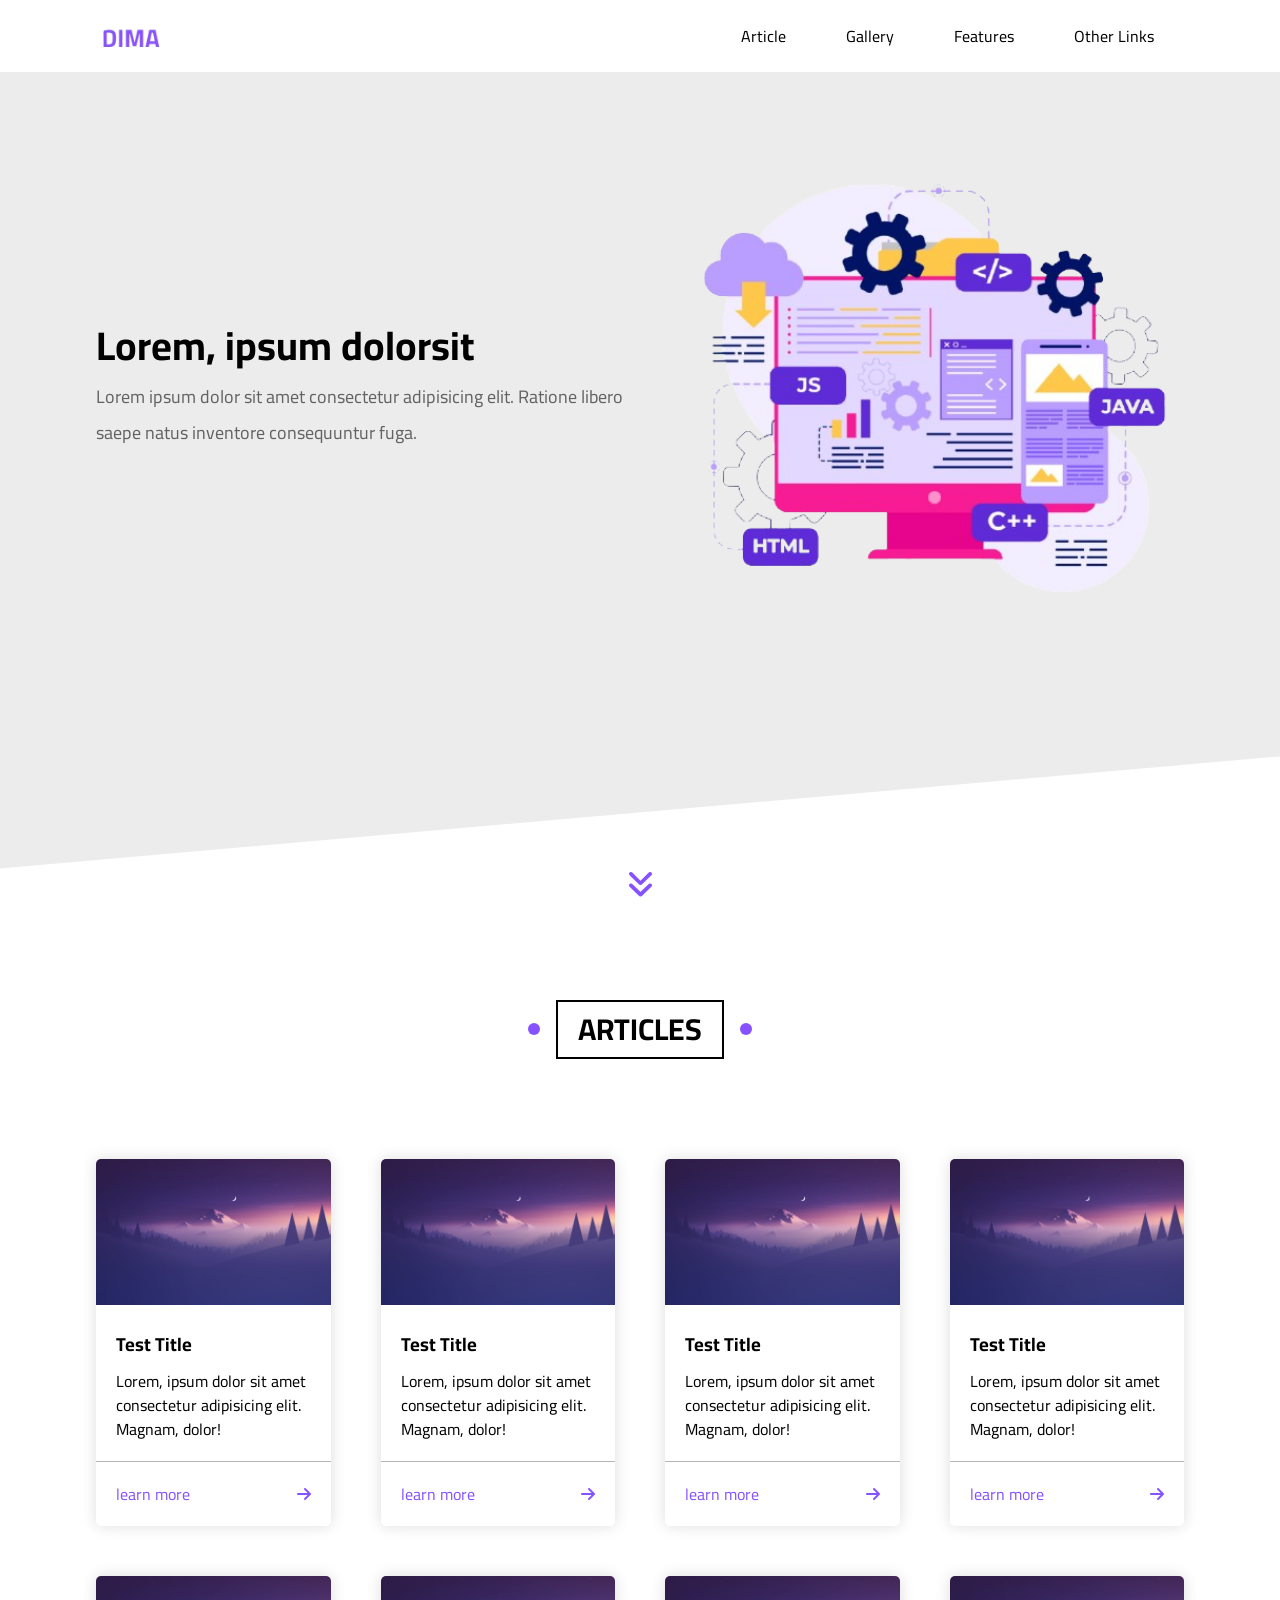
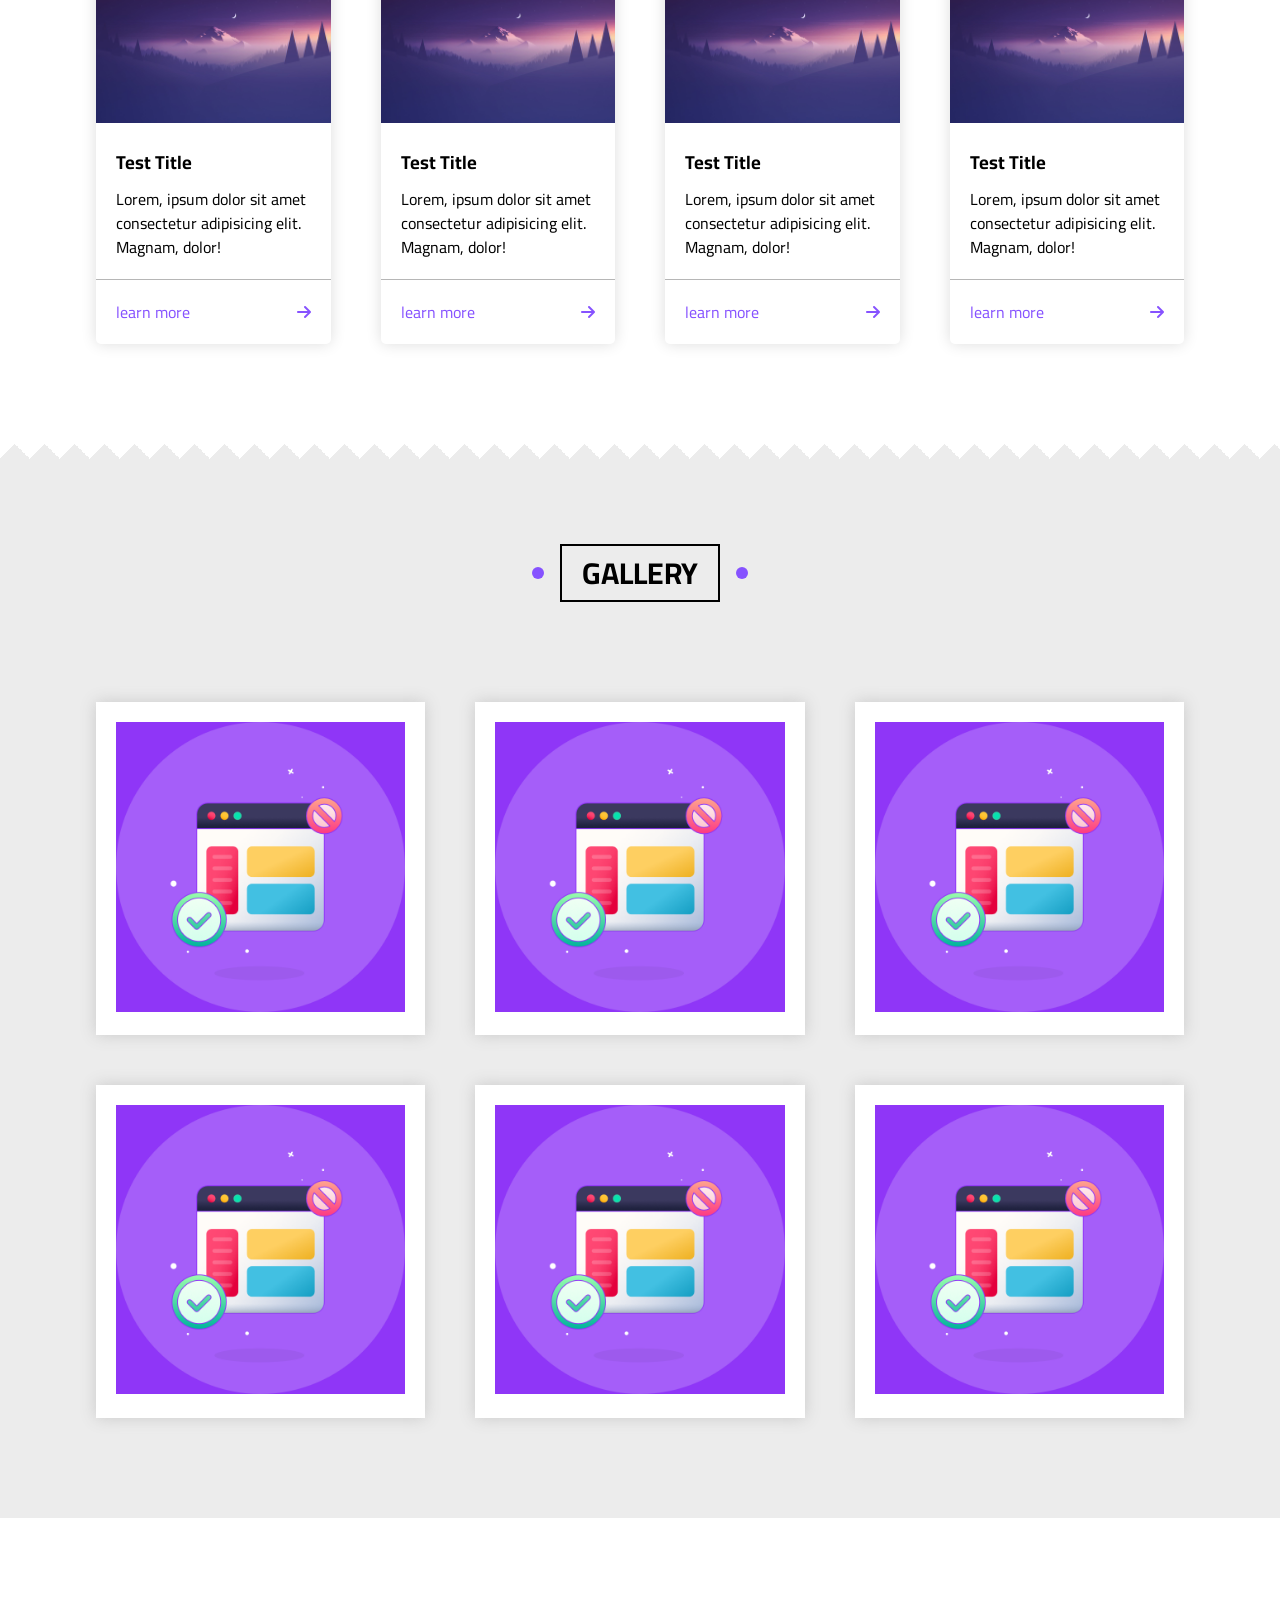
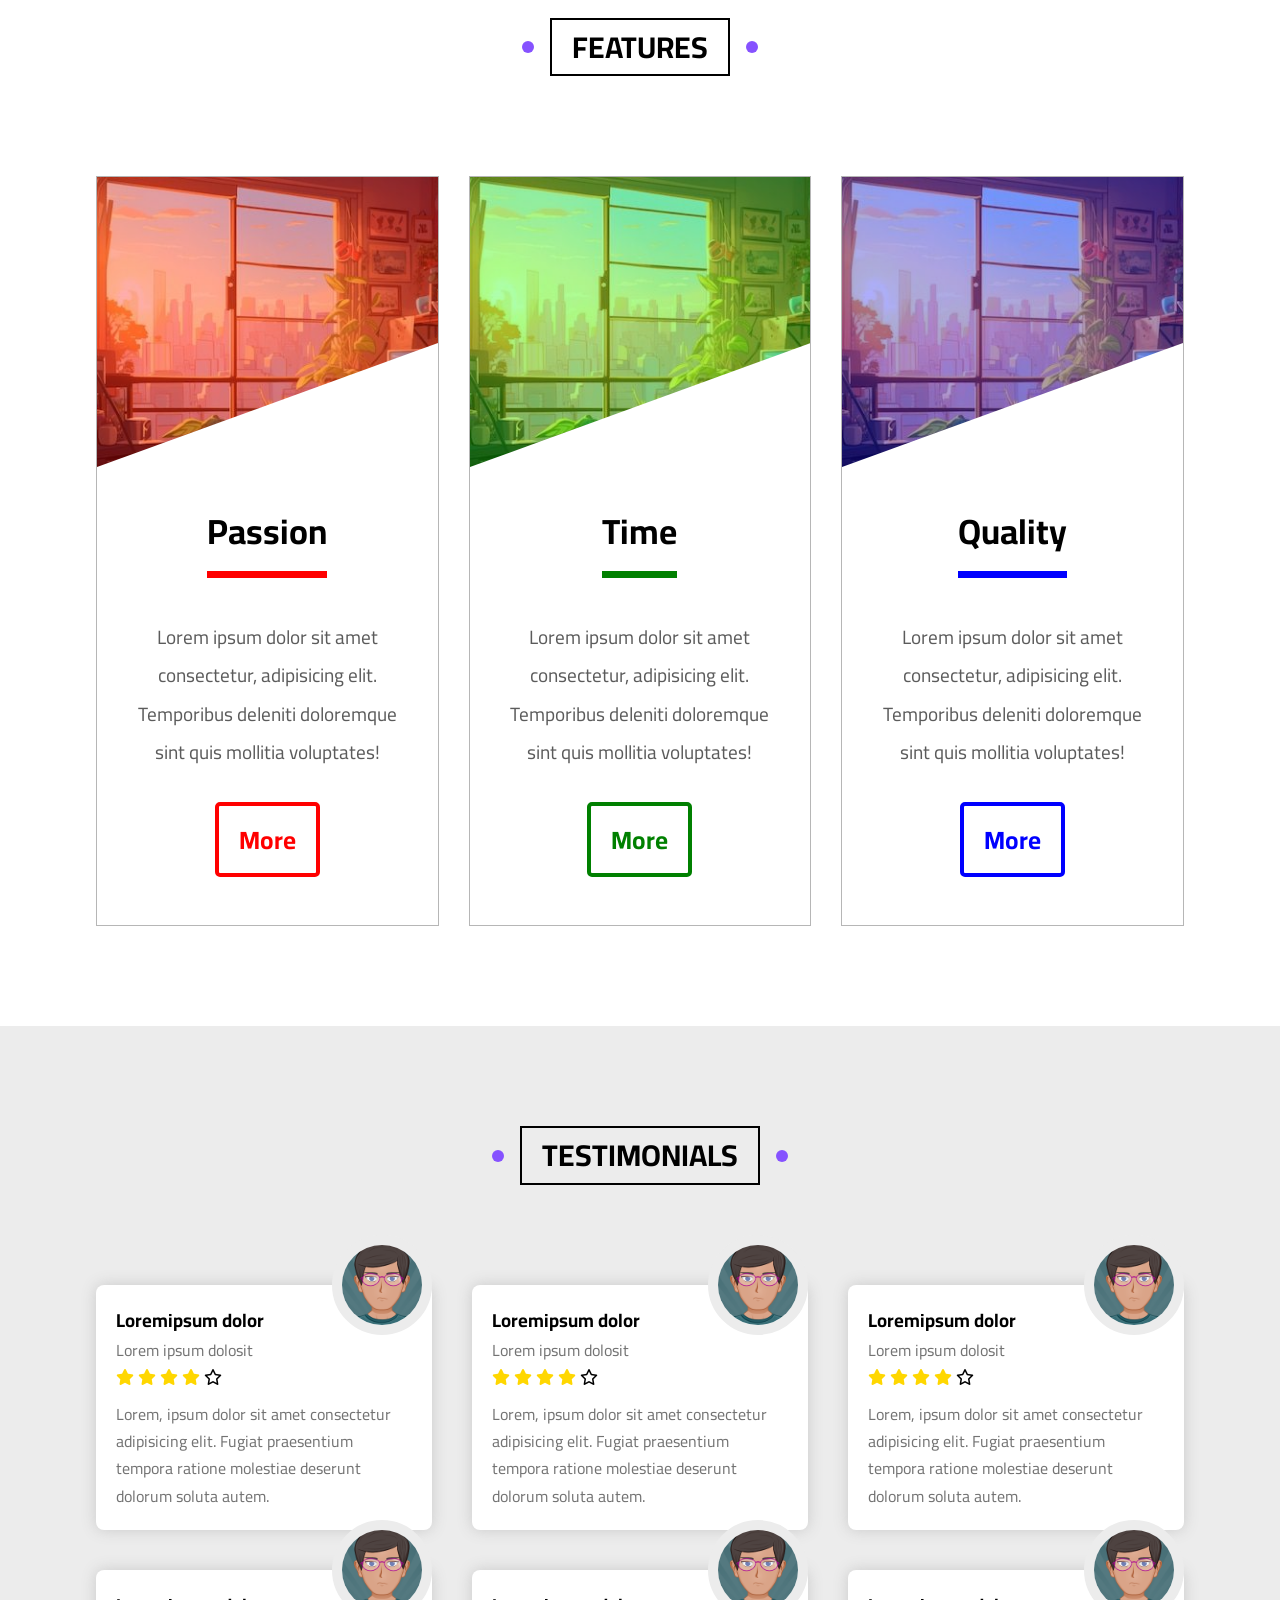
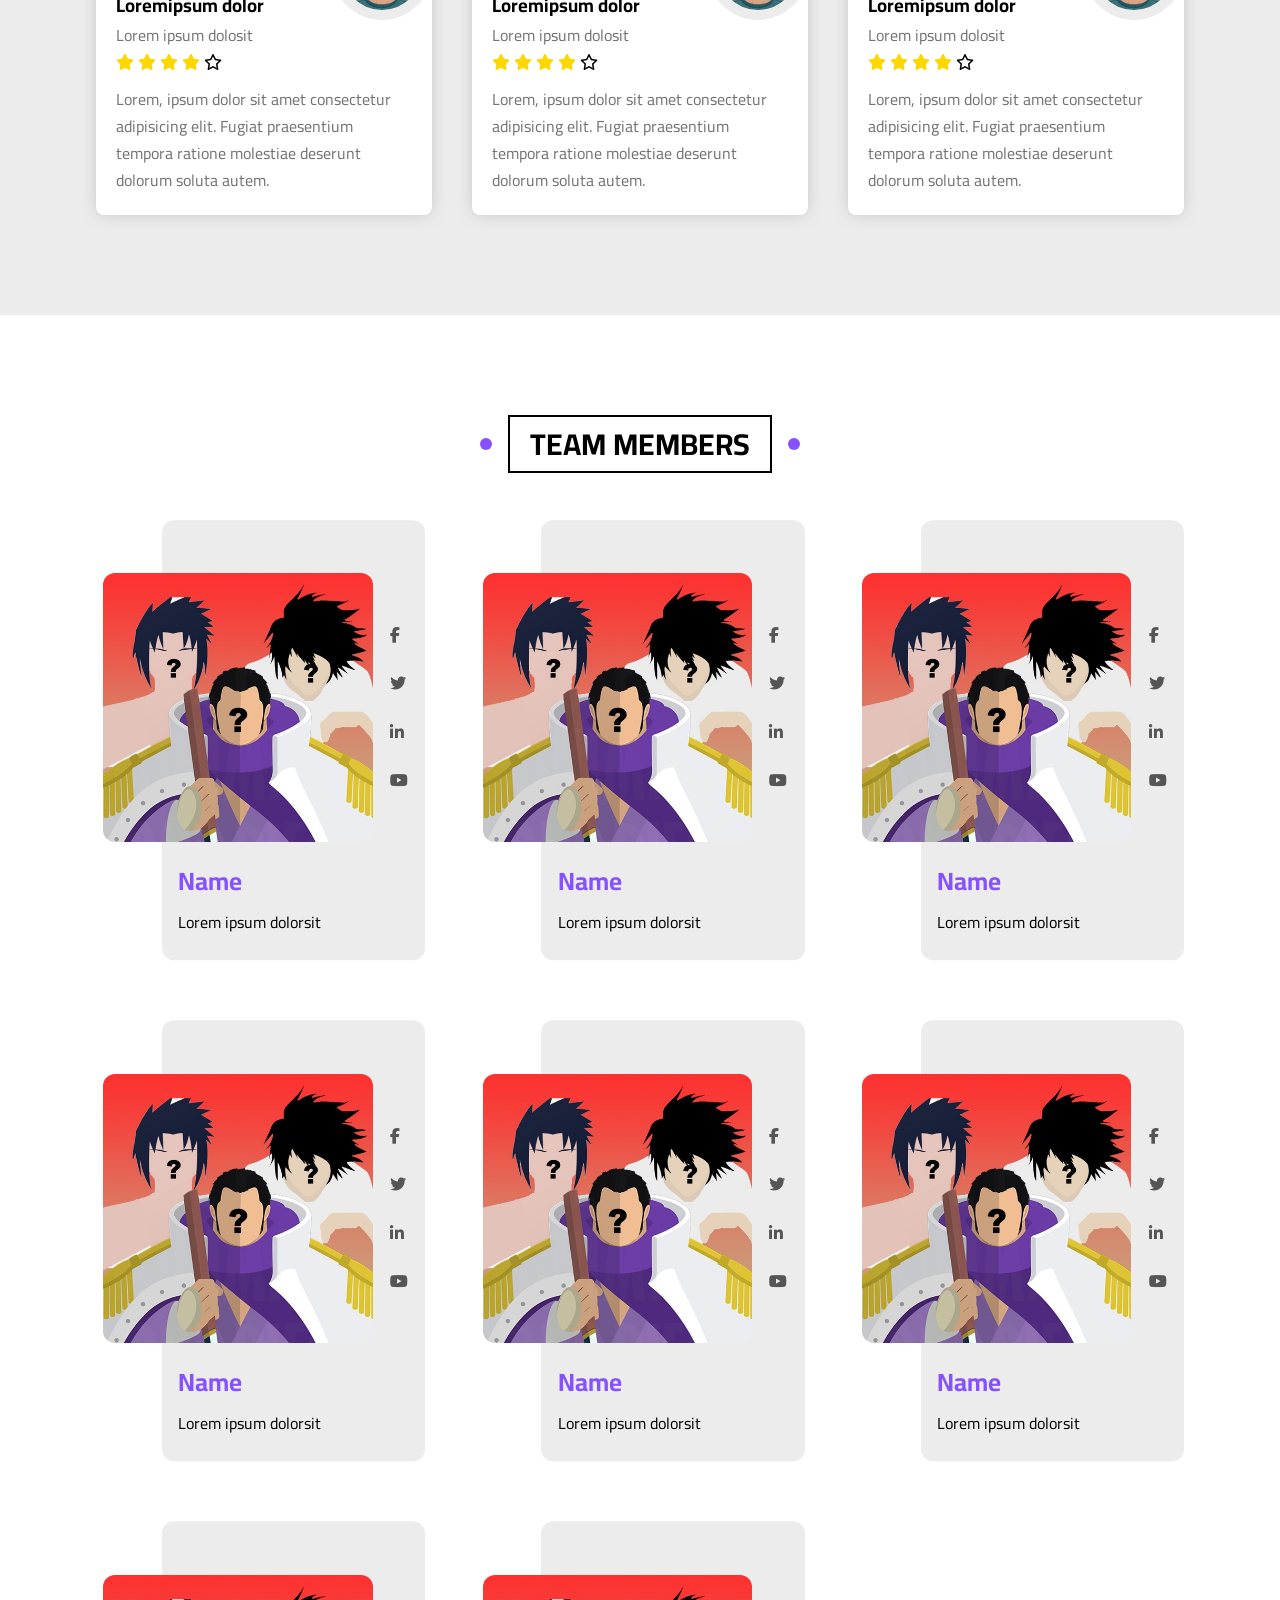
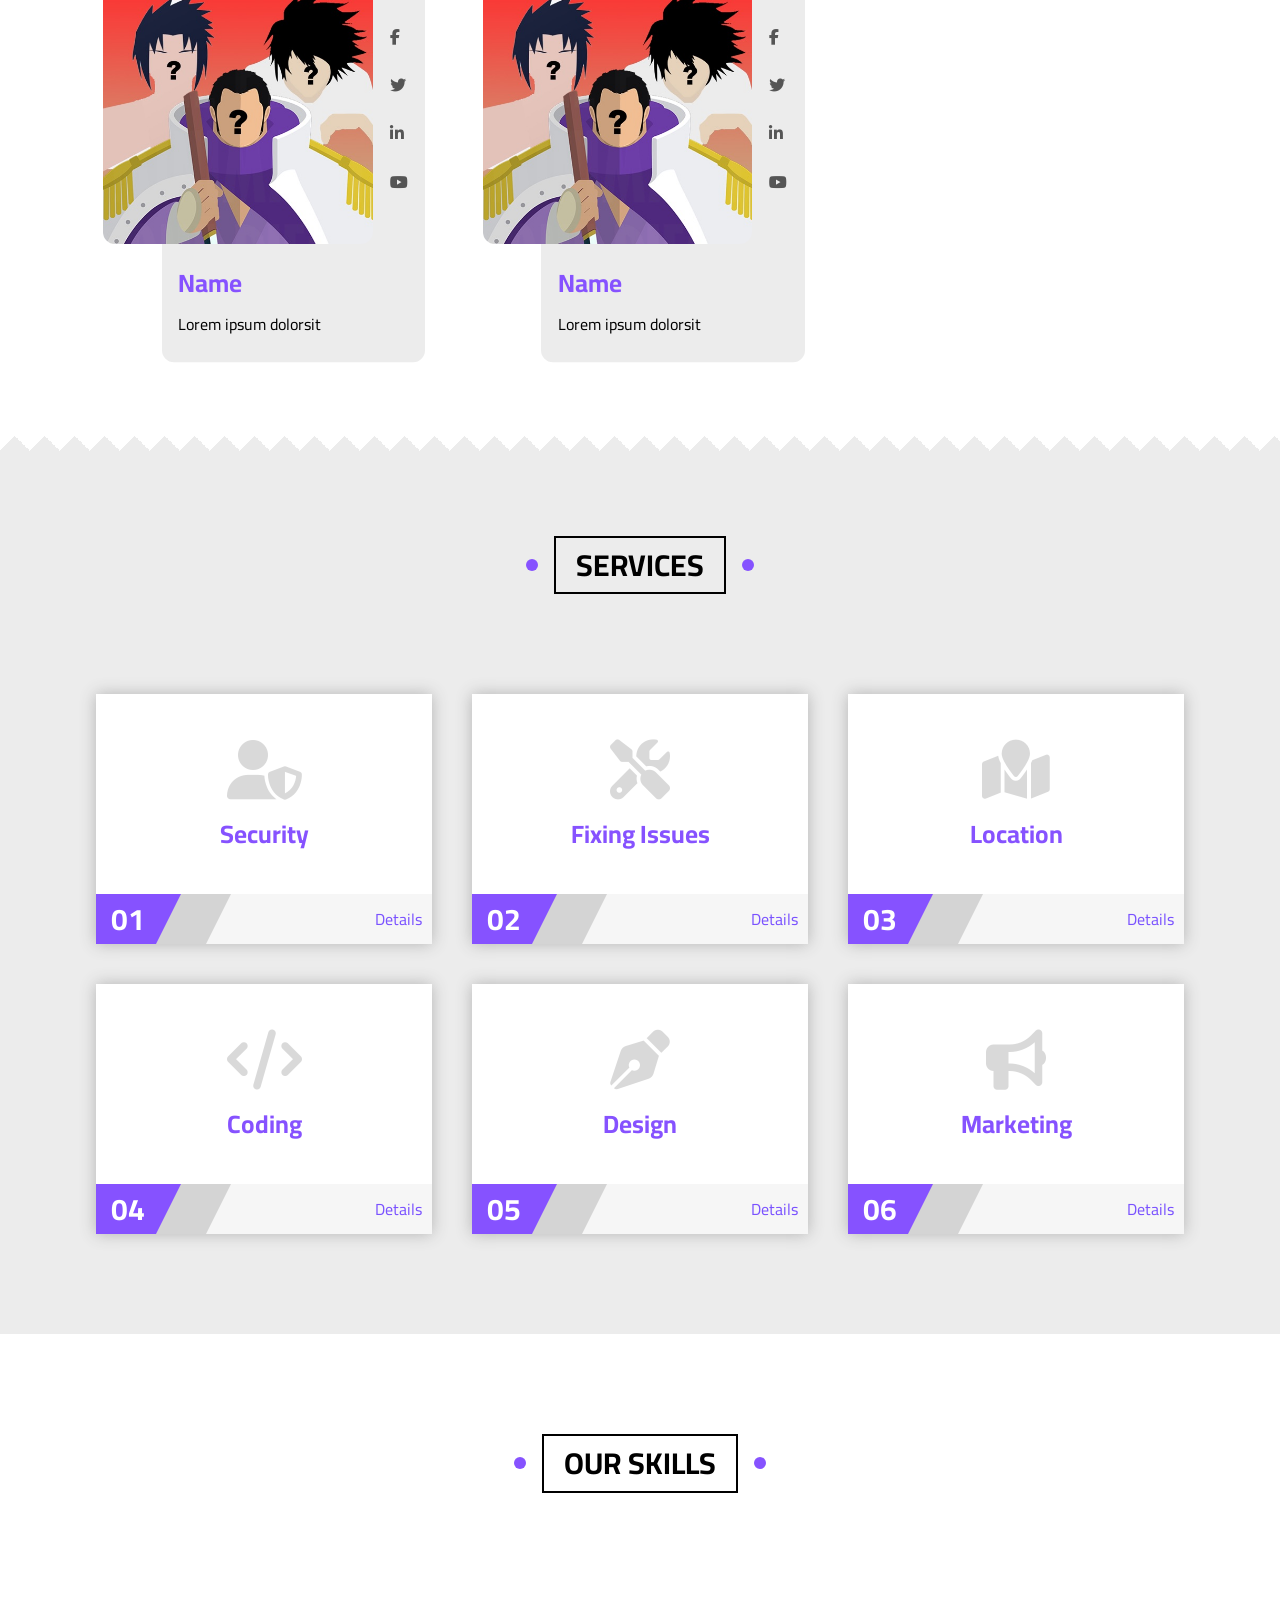
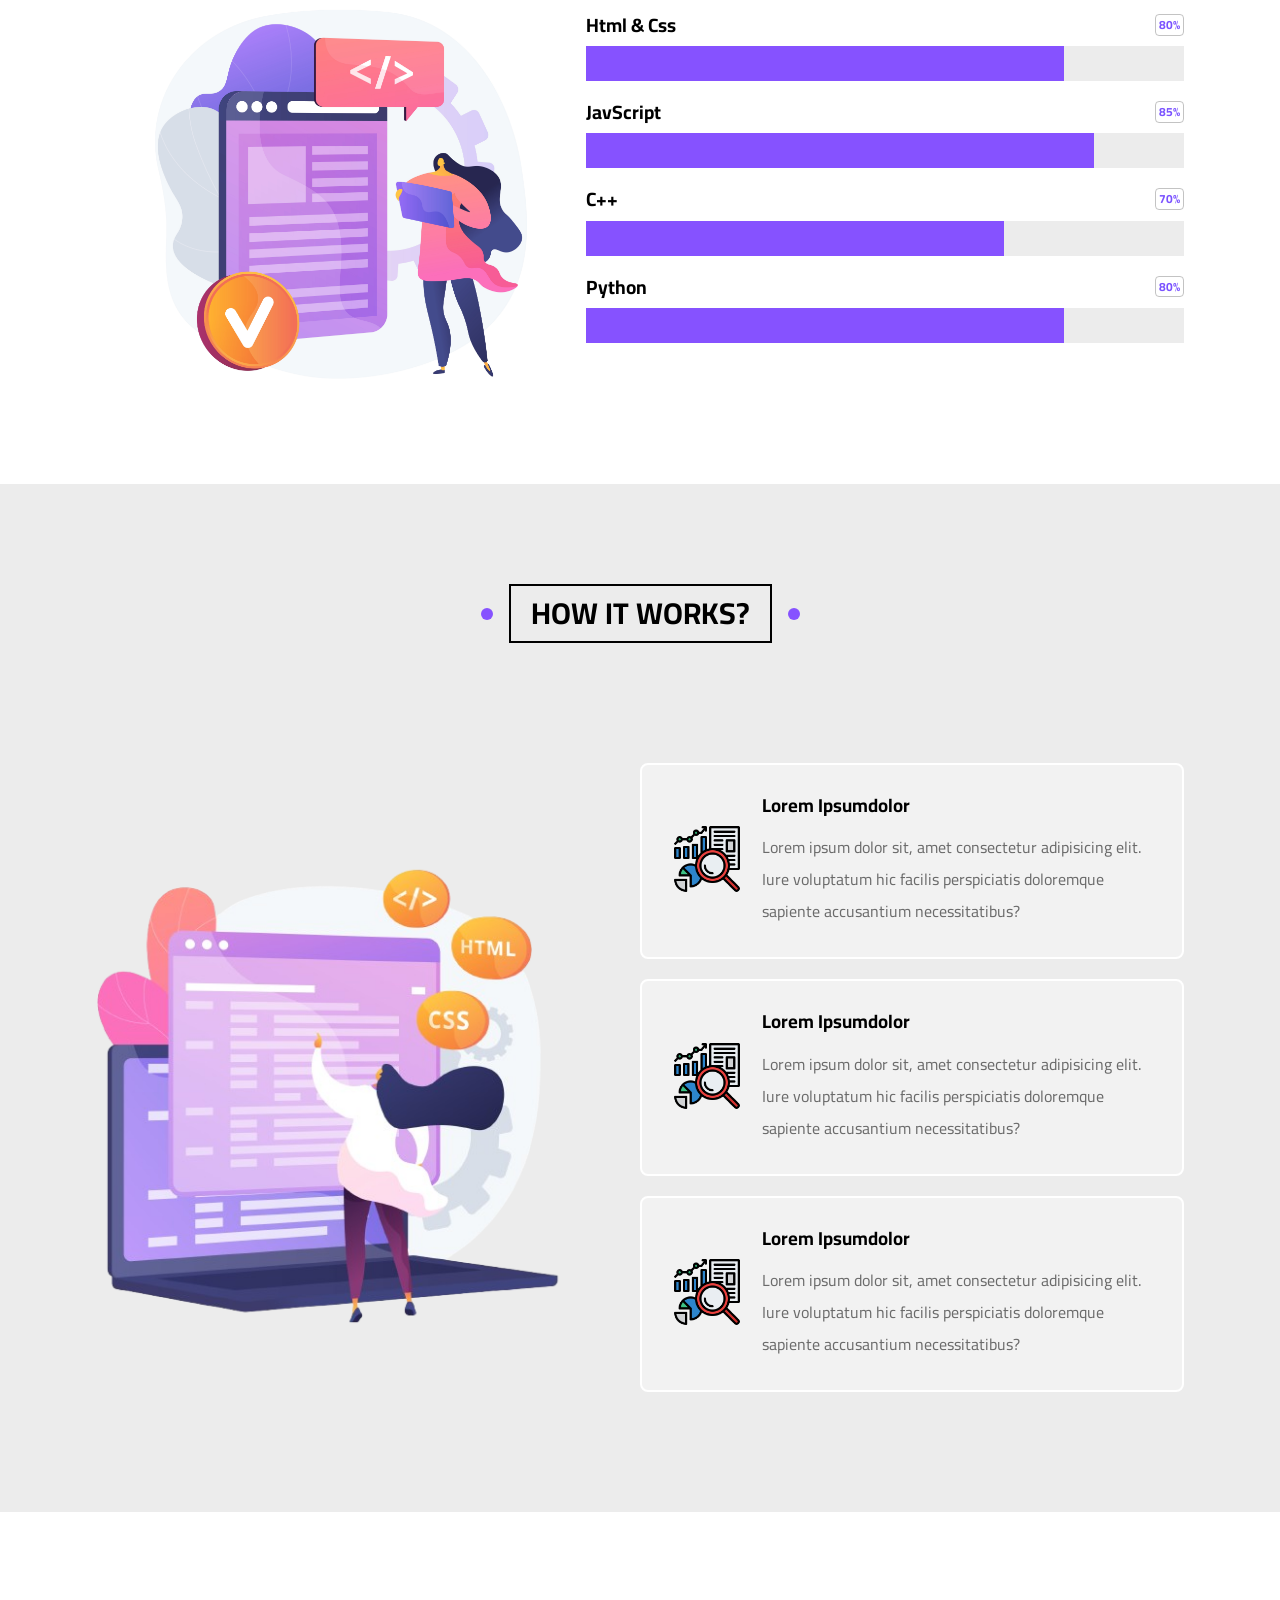
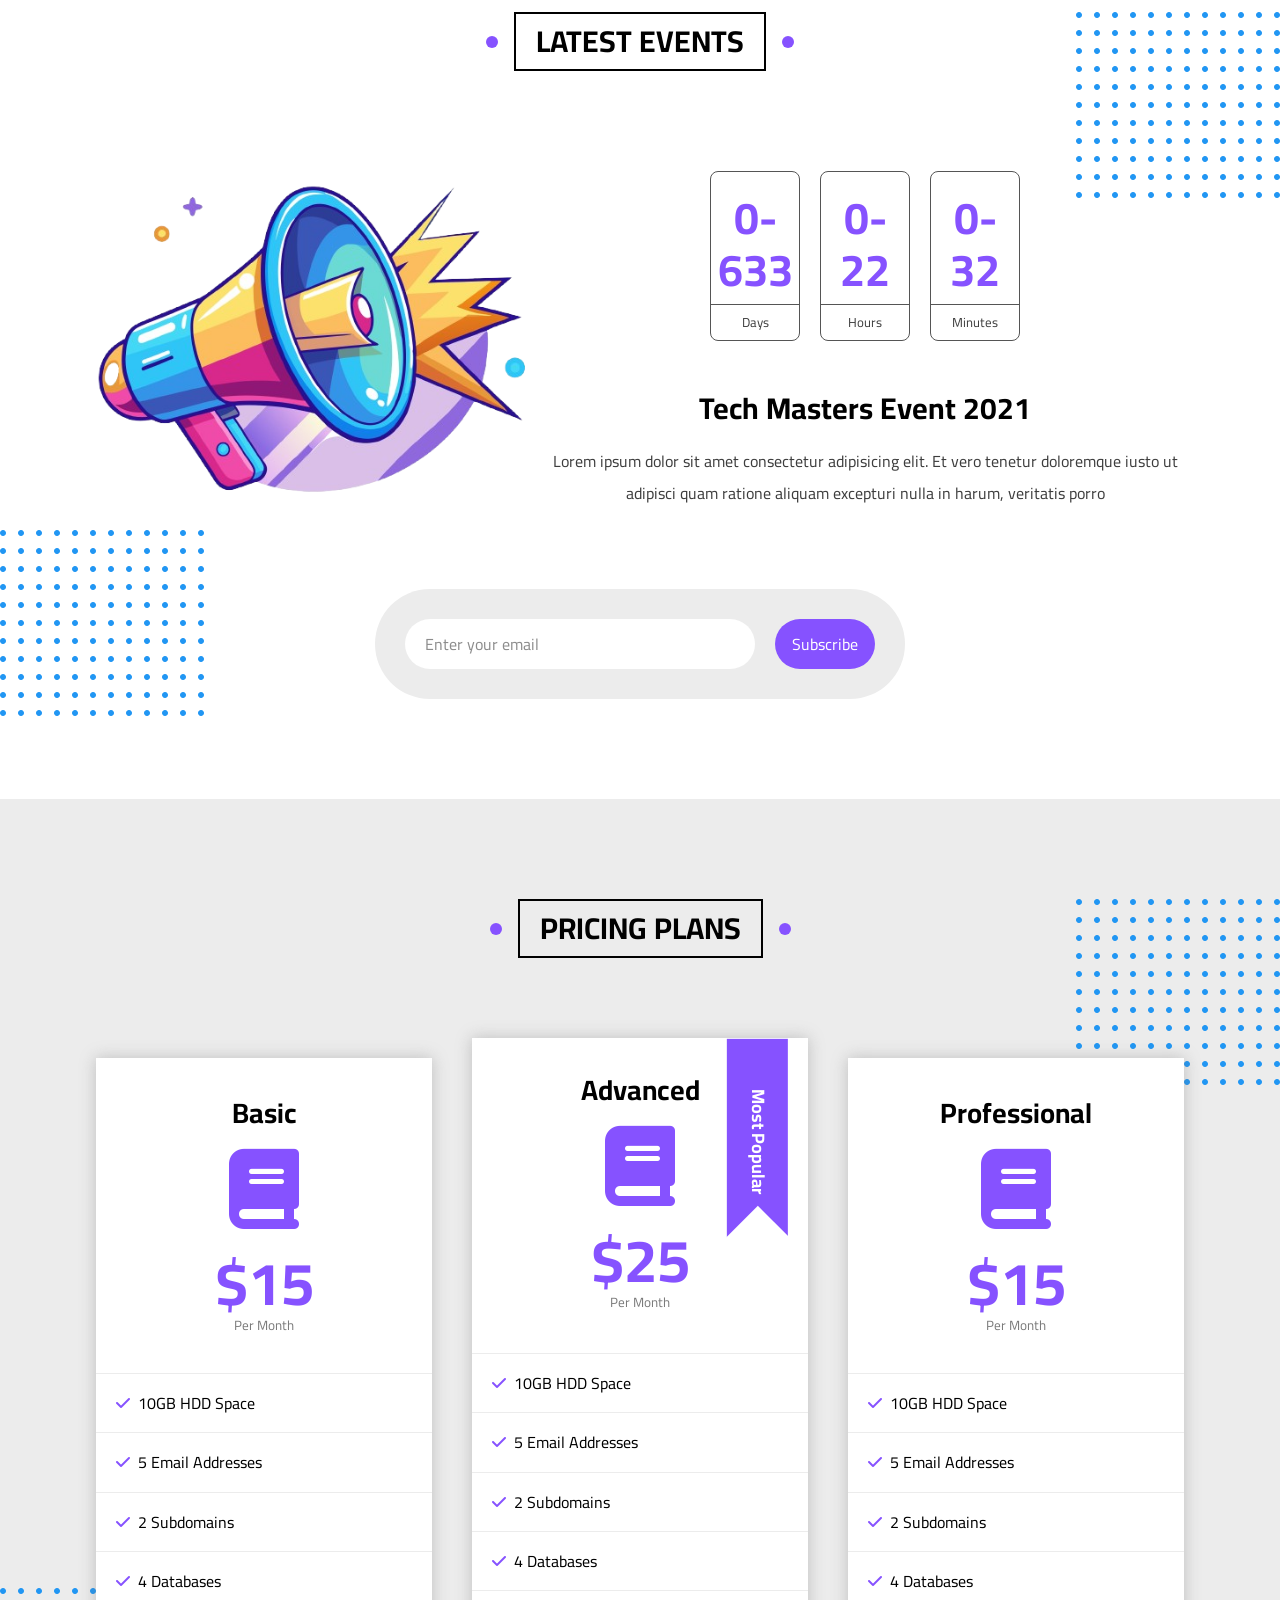
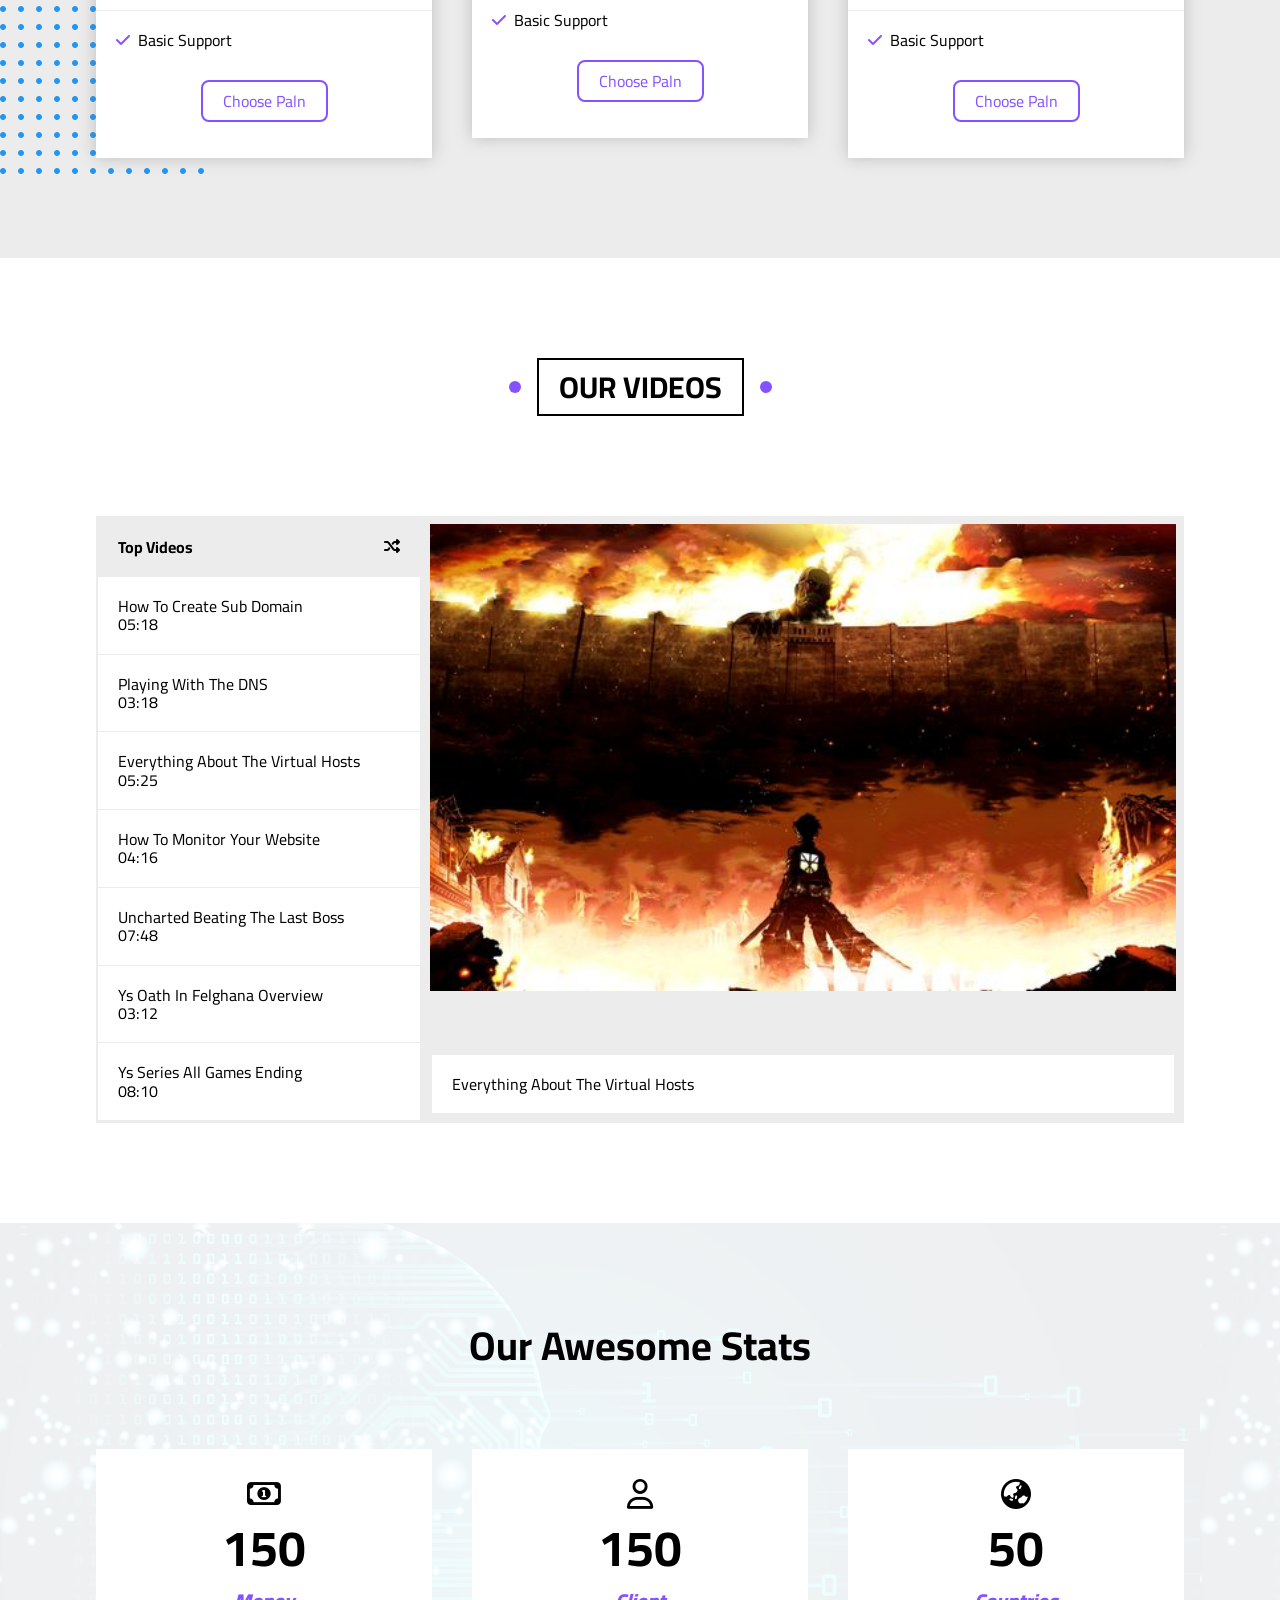
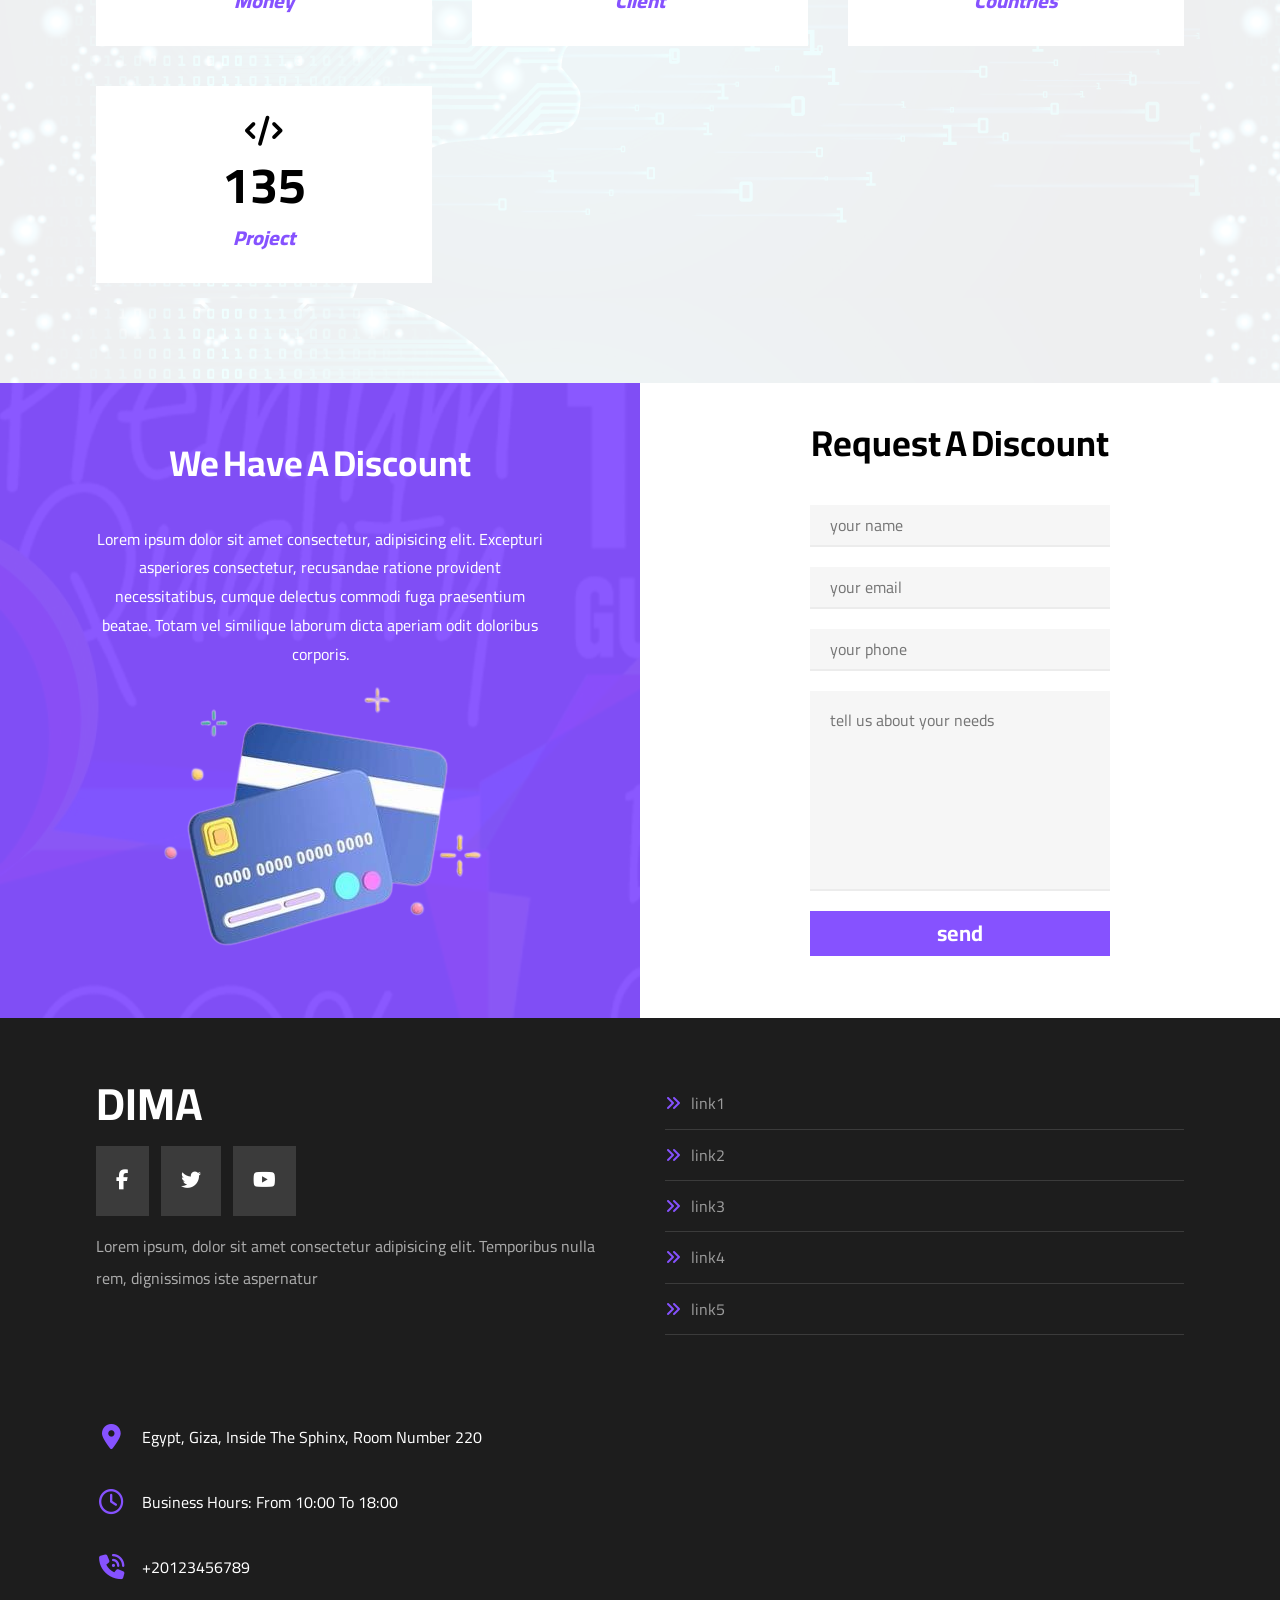
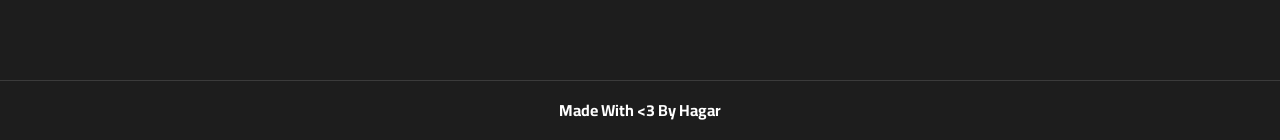
<file: html-css-temp3/index.html>
<!DOCTYPE html>
<html lang="en">
<head>
    <meta charset="UTF-8">
    <meta name="viewport" content="width=device-width, initial-scale=1.0">
    <link rel="stylesheet" href="css/normalize.css">
    <link rel="stylesheet" href="css/style.css">
    <link rel="stylesheet" href="css/all.min.css">
    <style>
        @import url('https://fonts.googleapis.com/css2?family=Cairo:wght@200,1000&display=swap');
    </style>
    <title>template3</title>
</head>
<body>
    <header>
        <div class="container">
            <div class="icon">
                <a href="#">
                    <img src="images/Screenshot_2024-09-13_152946-removebg-preview.png" alt="">
                </a>
            </div>
            <div class="nav">
                <ul>
                    <li><a href="#article">article</a></li>
                    <li><a href="#gallery">gallery</a></li>
                    <li><a href="#features">features</a></li>
                    <li>
                        <a href="#">other links</a>
                        <span class="other-links">
                            <img src="images/3143dd973c96685626b64c447639e2c1.jpg">
                            <div class="links">
                                <ul>
                                    <li><a href="#testimonials"><i class="fa-regular fa-comments"></i><p>testimonials</p></a></li>
                                    <li><a href="#team"><i class="fa-solid fa-people-roof"></i><p>team members</p></a></li>
                                    <li><a href="#services"><i class="fa-regular fa-building"></i><p>services</p></a></li>
                                    <li><a href="#skills"><i class="fa-regular fa-gem"></i><p>our skills</p></a></li>
                                    <li><a href="#work"><i class="fa-brands fa-creative-commons-nd"></i><p>how it works</p></a></li>
                                    <li><a href="#event"><i class="fa-solid fa-calendar-days"></i><p>events</p></a></li>
                                    <li><a href="#pricing"><i class="fa-solid fa-tag"></i><p>pricing plans</p></a></li>
                                    <li><a href="#video"><i class="fa-solid fa-video"></i><p>top videos</p></a></li>
                                    <li><a href="#statistics"><i class="fa-solid fa-chart-column"></i><p>stats</p></a></li>
                                    <li><a href="#discount"><i class="fa-solid fa-percent"></i><p>request a discount</p></a></li>
                                </ul>
                            </div>
                        </span>
                    </li>
                </ul>
            </div>
        </div>
    </header>
    <div class="landing">
        <div class="container">
            <div class="landing-content">
                <div class="text">
                    <h2>Lorem, ipsum dolorsit</h2>
                    <p>Lorem ipsum dolor sit amet consectetur adipisicing elit. Ratione libero saepe natus inventore consequuntur fuga.</p>
                </div>
                <div class="image">
                    <img src="images/7040859-removebg-preview.png" alt="">
                </div>
            </div>
                <div class="go-down">
                    <a href="#article"><i class="fa-solid fa-angles-right fa-rotate-90"></i></a>
                </div>
        </div>
    </div>

            
    <div class="article" id="article">
        <div class="container">
            <h2 class="main-heading">articles</h2>
            <div class="cards">
                <div class="card">
                    <img src="images/wallpaperflare.com_wallpaper (11).jpg" alt="">
                    <div class="text">
                        <h3>test title</h3>
                        <p>Lorem, ipsum dolor sit amet consectetur adipisicing elit. Magnam, dolor!</p>
                    </div>
                    <div class="more">
                        <a href="#">learn more</a>
                        <i class="fa-solid fa-arrow-right"></i>
                    </div>
                </div>
                <div class="card">
                    <img src="images/wallpaperflare.com_wallpaper (11).jpg" alt="">
                    <div class="text">
                        <h3>test title</h3>
                        <p>Lorem, ipsum dolor sit amet consectetur adipisicing elit. Magnam, dolor!</p>
                    </div>
                    <div class="more">
                        <a href="#">learn more</a>
                        <i class="fa-solid fa-arrow-right"></i>
                    </div>
                </div>
                <div class="card">
                    <img src="images/wallpaperflare.com_wallpaper (11).jpg" alt="">
                    <div class="text">
                        <h3>test title</h3>
                        <p>Lorem, ipsum dolor sit amet consectetur adipisicing elit. Magnam, dolor!</p>
                    </div>
                    <div class="more">
                        <a href="#">learn more</a>
                        <i class="fa-solid fa-arrow-right"></i>
                    </div>
                </div>
                <div class="card">
                    <img src="images/wallpaperflare.com_wallpaper (11).jpg" alt="">
                    <div class="text">
                        <h3>test title</h3>
                        <p>Lorem, ipsum dolor sit amet consectetur adipisicing elit. Magnam, dolor!</p>
                    </div>
                    <div class="more">
                        <a href="#">learn more</a>
                        <i class="fa-solid fa-arrow-right"></i>
                    </div>
                </div>
                <div class="card">
                    <img src="images/wallpaperflare.com_wallpaper (11).jpg" alt="">
                    <div class="text">
                        <h3>test title</h3>
                        <p>Lorem, ipsum dolor sit amet consectetur adipisicing elit. Magnam, dolor!</p>
                    </div>
                    <div class="more">
                        <a href="#">learn more</a>
                        <i class="fa-solid fa-arrow-right"></i>
                    </div>
                </div>
                <div class="card">
                    <img src="images/wallpaperflare.com_wallpaper (11).jpg" alt="">
                    <div class="text">
                        <h3>test title</h3>
                        <p>Lorem, ipsum dolor sit amet consectetur adipisicing elit. Magnam, dolor!</p>
                    </div>
                    <div class="more">
                        <a href="#">learn more</a>
                        <i class="fa-solid fa-arrow-right"></i>
                    </div>
                </div>
                <div class="card">
                    <img src="images/wallpaperflare.com_wallpaper (11).jpg" alt="">
                    <div class="text">
                        <h3>test title</h3>
                        <p>Lorem, ipsum dolor sit amet consectetur adipisicing elit. Magnam, dolor!</p>
                    </div>
                    <div class="more">
                        <a href="#">learn more</a>
                        <i class="fa-solid fa-arrow-right"></i>
                    </div>
                </div>
                <div class="card">
                    <img src="images/wallpaperflare.com_wallpaper (11).jpg" alt="">
                    <div class="text">
                        <h3>test title</h3>
                        <p>Lorem, ipsum dolor sit amet consectetur adipisicing elit. Magnam, dolor!</p>
                    </div>
                    <div class="more">
                        <a href="#">learn more</a>
                        <i class="fa-solid fa-arrow-right"></i>
                    </div>
                </div>
            </div>
        </div>
    </div>
    <div class="gallery" id="gallery">
        <div class="container">
            <h2 class="main-heading">gallery</h2>
            <div class="gallery-content">
                <div class="box">
                    <div class="image">
                        <img src="images/gallery-04.png">
                    </div>
                </div>
                <div class="box">
                    <div class="image">
                        <img src="images/gallery-04.png">
                    </div>
                </div>
                <div class="box">
                    <div class="image">
                        <img src="images/gallery-04.png">
                    </div>
                </div>
                <div class="box">
                    <div class="image">
                        <img src="images/gallery-04.png">
                    </div>
                </div>
                <div class="box">
                    <div class="image">
                        <img src="images/gallery-04.png">
                    </div>
                </div>
                <div class="box">
                    <div class="image">
                        <img src="images/gallery-04.png">
                    </div>
                </div>
                
            </div>
        </div>
    </div>
    <div class="features" id="features">
        <div class="container">
            <h2 class="main-heading">features</h2>
            <div class="features-content">
                <div class="tall-card">
                    <div class="image">
                        <img src="images/download (3).jpeg" alt="">
                    </div>
                    <div class="text">
                        <h2>passion</h2>
                        <p>Lorem ipsum dolor sit amet consectetur, adipisicing elit. Temporibus deleniti doloremque sint quis mollitia voluptates!</p>
                        <a href="#">more</a>
                    </div>
                </div>
                <div class="tall-card">
                    <div class="image">
                        <img src="images/download (3).jpeg" alt="">
                    </div>
                    <div class="text">
                        <h2>time</h2>
                        <p>Lorem ipsum dolor sit amet consectetur, adipisicing elit. Temporibus deleniti doloremque sint quis mollitia voluptates!</p>
                        <a href="#">more</a>
                    </div>
                </div>
                <div class="tall-card">
                    <div class="image">
                        <img src="images/download (3).jpeg" alt="">
                    </div>
                    <div class="text">
                        <h2>quality</h2>
                        <p>Lorem ipsum dolor sit amet consectetur, adipisicing elit. Temporibus deleniti doloremque sint quis mollitia voluptates!</p>
                        <a href="#">more</a>
                    </div>
                </div>
            </div>
        </div>
    </div>
    <div class="testimonials" id="testimonials">
        <div class="container">
            <h2 class="main-heading">testimonials</h2>
            <div class="testimonials-content">
                <div class="box">
                    <div class="icon">
                        <img src="images/avatar-04.png" alt="">
                    </div>
                    <div class="text">
                        <h3>Loremipsum dolor</h3>
                        <p>Lorem ipsum dolosit</p>
                        <span>
                            <i class="fa-solid fa-star"></i>
                            <i class="fa-solid fa-star"></i>
                            <i class="fa-solid fa-star"></i>
                            <i class="fa-solid fa-star"></i>
                            <i class="fa-regular fa-star"></i>
                        </span>
                        <p>Lorem, ipsum dolor sit amet consectetur adipisicing elit. Fugiat praesentium tempora ratione molestiae deserunt dolorum soluta autem.</p>
                    </div>
                </div>
                <div class="box">
                    <div class="icon">
                        <img src="images/avatar-04.png" alt="">
                    </div>
                    <div class="text">
                        <h3>Loremipsum dolor</h3>
                        <p>Lorem ipsum dolosit</p>
                        <span>
                            <i class="fa-solid fa-star"></i>
                            <i class="fa-solid fa-star"></i>
                            <i class="fa-solid fa-star"></i>
                            <i class="fa-solid fa-star"></i>
                            <i class="fa-regular fa-star"></i>
                        </span>
                        <p>Lorem, ipsum dolor sit amet consectetur adipisicing elit. Fugiat praesentium tempora ratione molestiae deserunt dolorum soluta autem.</p>
                    </div>
                </div>
                <div class="box">
                    <div class="icon">
                        <img src="images/avatar-04.png" alt="">
                    </div>
                    <div class="text">
                        <h3>Loremipsum dolor</h3>
                        <p>Lorem ipsum dolosit</p>
                        <span>
                            <i class="fa-solid fa-star"></i>
                            <i class="fa-solid fa-star"></i>
                            <i class="fa-solid fa-star"></i>
                            <i class="fa-solid fa-star"></i>
                            <i class="fa-regular fa-star"></i>
                        </span>
                        <p>Lorem, ipsum dolor sit amet consectetur adipisicing elit. Fugiat praesentium tempora ratione molestiae deserunt dolorum soluta autem.</p>
                    </div>
                </div>
                <div class="box">
                    <div class="icon">
                        <img src="images/avatar-04.png" alt="">
                    </div>
                    <div class="text">
                        <h3>Loremipsum dolor</h3>
                        <p>Lorem ipsum dolosit</p>
                        <span>
                            <i class="fa-solid fa-star"></i>
                            <i class="fa-solid fa-star"></i>
                            <i class="fa-solid fa-star"></i>
                            <i class="fa-solid fa-star"></i>
                            <i class="fa-regular fa-star"></i>
                        </span>
                        <p>Lorem, ipsum dolor sit amet consectetur adipisicing elit. Fugiat praesentium tempora ratione molestiae deserunt dolorum soluta autem.</p>
                    </div>
                </div>
                <div class="box">
                    <div class="icon">
                        <img src="images/avatar-04.png" alt="">
                    </div>
                    <div class="text">
                        <h3>Loremipsum dolor</h3>
                        <p>Lorem ipsum dolosit</p>
                        <span>
                            <i class="fa-solid fa-star"></i>
                            <i class="fa-solid fa-star"></i>
                            <i class="fa-solid fa-star"></i>
                            <i class="fa-solid fa-star"></i>
                            <i class="fa-regular fa-star"></i>
                        </span>
                        <p>Lorem, ipsum dolor sit amet consectetur adipisicing elit. Fugiat praesentium tempora ratione molestiae deserunt dolorum soluta autem.</p>
                    </div>
                </div>
                <div class="box">
                    <div class="icon">
                        <img src="images/avatar-04.png" alt="">
                    </div>
                    <div class="text">
                        <h3>Loremipsum dolor</h3>
                        <p>Lorem ipsum dolosit</p>
                        <span>
                            <i class="fa-solid fa-star"></i>
                            <i class="fa-solid fa-star"></i>
                            <i class="fa-solid fa-star"></i>
                            <i class="fa-solid fa-star"></i>
                            <i class="fa-regular fa-star"></i>
                        </span>
                        <p>Lorem, ipsum dolor sit amet consectetur adipisicing elit. Fugiat praesentium tempora ratione molestiae deserunt dolorum soluta autem.</p>
                    </div>
                </div>
            </div>
        </div>
    </div>
    <div class="team" id="team">
        <div class="container">
            <h2 class="main-heading">team members</h2>
            <div class="team-content">
                <div class="box">
                    <div class="data">
                        <img src="images/team-04.jpg" alt="">
                        <ul class="links">
                            <li><a href="#"><i class="fa-brands fa-facebook-f"></i></a></li>
                            <li><a href="#"><i class="fa-brands fa-twitter"></i></a></li>
                            <li><a href="#"><i class="fa-brands fa-linkedin-in"></i></a></li>
                            <li><a href="#"><i class="fa-brands fa-youtube"></i></a></li>
                        </ul>
                    </div>
                        <div class="info">
                            <h3>name</h3>
                            <p>Lorem ipsum dolorsit</p>
                    </div>
                </div>
                <div class="box">
                    <div class="data">
                        <img src="images/team-04.jpg" alt="">
                        <ul class="links">
                            <li><a href="#"><i class="fa-brands fa-facebook-f"></i></a></li>
                            <li><a href="#"><i class="fa-brands fa-twitter"></i></a></li>
                            <li><a href="#"><i class="fa-brands fa-linkedin-in"></i></a></li>
                            <li><a href="#"><i class="fa-brands fa-youtube"></i></a></li>
                        </ul>
                    </div>
                        <div class="info">
                            <h3>name</h3>
                            <p>Lorem ipsum dolorsit</p>
                    </div>
                </div>
                <div class="box">
                    <div class="data">
                        <img src="images/team-04.jpg" alt="">
                        <ul class="links">
                            <li><a href="#"><i class="fa-brands fa-facebook-f"></i></a></li>
                            <li><a href="#"><i class="fa-brands fa-twitter"></i></a></li>
                            <li><a href="#"><i class="fa-brands fa-linkedin-in"></i></a></li>
                            <li><a href="#"><i class="fa-brands fa-youtube"></i></a></li>
                        </ul>
                    </div>
                        <div class="info">
                            <h3>name</h3>
                            <p>Lorem ipsum dolorsit</p>
                    </div>
                </div>
                <div class="box">
                    <div class="data">
                        <img src="images/team-04.jpg" alt="">
                        <ul class="links">
                            <li><a href="#"><i class="fa-brands fa-facebook-f"></i></a></li>
                            <li><a href="#"><i class="fa-brands fa-twitter"></i></a></li>
                            <li><a href="#"><i class="fa-brands fa-linkedin-in"></i></a></li>
                            <li><a href="#"><i class="fa-brands fa-youtube"></i></a></li>
                        </ul>
                    </div>
                        <div class="info">
                            <h3>name</h3>
                            <p>Lorem ipsum dolorsit</p>
                    </div>
                </div>
                <div class="box">
                    <div class="data">
                        <img src="images/team-04.jpg" alt="">
                        <ul class="links">
                            <li><a href="#"><i class="fa-brands fa-facebook-f"></i></a></li>
                            <li><a href="#"><i class="fa-brands fa-twitter"></i></a></li>
                            <li><a href="#"><i class="fa-brands fa-linkedin-in"></i></a></li>
                            <li><a href="#"><i class="fa-brands fa-youtube"></i></a></li>
                        </ul>
                    </div>
                        <div class="info">
                            <h3>name</h3>
                            <p>Lorem ipsum dolorsit</p>
                    </div>
                </div>
                <div class="box">
                    <div class="data">
                        <img src="images/team-04.jpg" alt="">
                        <ul class="links">
                            <li><a href="#"><i class="fa-brands fa-facebook-f"></i></a></li>
                            <li><a href="#"><i class="fa-brands fa-twitter"></i></a></li>
                            <li><a href="#"><i class="fa-brands fa-linkedin-in"></i></a></li>
                            <li><a href="#"><i class="fa-brands fa-youtube"></i></a></li>
                        </ul>
                    </div>
                        <div class="info">
                            <h3>name</h3>
                            <p>Lorem ipsum dolorsit</p>
                    </div>
                </div>
                <div class="box">
                    <div class="data">
                        <img src="images/team-04.jpg" alt="">
                        <ul class="links">
                            <li><a href="#"><i class="fa-brands fa-facebook-f"></i></a></li>
                            <li><a href="#"><i class="fa-brands fa-twitter"></i></a></li>
                            <li><a href="#"><i class="fa-brands fa-linkedin-in"></i></a></li>
                            <li><a href="#"><i class="fa-brands fa-youtube"></i></a></li>
                        </ul>
                    </div>
                        <div class="info">
                            <h3>name</h3>
                            <p>Lorem ipsum dolorsit</p>
                    </div>
                </div>
                <div class="box">
                    <div class="data">
                        <img src="images/team-04.jpg" alt="">
                        <ul class="links">
                            <li><a href="#"><i class="fa-brands fa-facebook-f"></i></a></li>
                            <li><a href="#"><i class="fa-brands fa-twitter"></i></a></li>
                            <li><a href="#"><i class="fa-brands fa-linkedin-in"></i></a></li>
                            <li><a href="#"><i class="fa-brands fa-youtube"></i></a></li>
                        </ul>
                    </div>
                        <div class="info">
                            <h3>name</h3>
                            <p>Lorem ipsum dolorsit</p>
                    </div>
                </div>
            </div>
        </div>
    </div>
    <div class="services" id="services">
        <div class="container">
            <h2 class="main-heading">services</h2>
            <div class="services-content">
                <div class="card">
                    <div class="main">
                        <i class="fa-solid fa-user-shield"></i>
                        <h3>security</h3>
                    </div>
                    <div class="footer">
                        <div class="number"></div>
                        <a href="#">details</a>
                    </div>
                </div>
                <div class="card">
                    <div class="main">
                        <i class="fa-solid fa-screwdriver-wrench"></i>
                        <h3>fixing issues</h3>
                    </div>
                    <div class="footer">
                        <div class="number"></div>
                        <a href="#">details</a>
                    </div>
                </div>
                <div class="card">
                    <div class="main">
                        <i class="fa-solid fa-map-location"></i>
                        <h3>location</h3>
                    </div>
                    <div class="footer">
                        <div class="number"></div>
                        <a href="#">details</a>
                    </div>
                </div>
                <div class="card">
                    <div class="main">
                        <i class="fa-solid fa-code"></i>
                        <h3>coding</h3>
                    </div>
                    <div class="footer">
                        <div class="number"></div>
                        <a href="#">details</a>
                    </div>
                </div>
                <div class="card">
                    <div class="main">
                        <i class="fa-solid fa-pen-nib"></i>
                        <h3>design</h3>
                    </div>
                    <div class="footer">
                        <div class="number"></div>
                        <a href="#">details</a>
                    </div>
                </div>
                <div class="card">
                    <div class="main">
                        <i class="fa-solid fa-bullhorn"></i>
                        <h3>marketing</h3>
                    </div>
                    <div class="footer">
                        <div class="number"></div>
                        <a href="#">details</a>
                    </div>
                </div>
            </div>
        </div>
    </div>
    <div class="skills" id="skills">
        <div class="container">
            <h2 class="main-heading">our skills</h2>
            <div class="skills-content">
                <img src="images/Wavy_Tech-26_Single-07.jpg" alt="">
                <div class="stats">
                    <div class="box">
                        <p>html & css</p>
                        <span>80%</span>
                        <div class="tube" style="--width : 80%"></div>
                        
                    </div>
                    <div class="box">
                        <p>JavScript</p>
                        <span>85%</span>
                        <div class="tube" style="--width : 85%"></div>
                        
                    </div>
                    <div class="box">
                        <p>C++</p>
                        <span>70%</span>
                        <div class="tube" style="--width : 70%"></div>
                        
                    </div>
                    <div class="box">
                        <p>python</p>
                        <span>80%</span>
                        <div class="tube" style="--width : 80%"></div>
                        
                    </div>
                </div>
            </div>
        </div>
    </div>
    <div class="work" id="work">
        <div class="container">
            <h2 class="main-heading">how it works?</h2>
            <div class="work-content">
                <img src="images/Wavy_Bus-15_Single-01-removebg-preview.png" alt="">
                <div class="boxes">
                    <div class="box">
                        <div class="icon">
                            <img src="images/work-steps-1.png" alt="">
                        </div>
                        <div class="text">
                            <h3>Lorem ipsumdolor</h3>
                            <p>Lorem ipsum dolor sit, amet consectetur adipisicing elit. Iure voluptatum hic facilis perspiciatis doloremque sapiente accusantium necessitatibus?</p>
                        </div>
                    </div>
                    <div class="box">
                        <div class="icon">
                            <img src="images/work-steps-1.png" alt="">
                        </div>
                        <div class="text">
                            <h3>Lorem ipsumdolor</h3>
                            <p>Lorem ipsum dolor sit, amet consectetur adipisicing elit. Iure voluptatum hic facilis perspiciatis doloremque sapiente accusantium necessitatibus?</p>
                        </div>
                    </div>
                    <div class="box">
                        <div class="icon">
                            <img src="images/work-steps-1.png" alt="">
                        </div>
                        <div class="text">
                            <h3>Lorem ipsumdolor</h3>
                            <p>Lorem ipsum dolor sit, amet consectetur adipisicing elit. Iure voluptatum hic facilis perspiciatis doloremque sapiente accusantium necessitatibus?</p>
                        </div>
                    </div>
                </div>
            </div>
        </div>
    </div>
    <div class="event" id="event">
        <div class="container">
            <h2 class="main-heading">latest events</h2>
            <div class="event-content">
                <img src="images/cdaef34b-181c-4726-b5b8-78ad2cd85c45-removebg-preview.png" alt="">
                <div class="info">
                    <div class="date">
                        <div class="days">
                            <span>
                                0-633
                            </span>
                            <p>days</p>
                        </div>
                        <div class="hours">
                            <span>
                                0-22
                            </span>
                            <p>hours</p>
                        </div>
                        <div class="minutes">
                            <span>
                                0-32
                            </span>
                            <p>minutes</p>
                        </div>
                    </div>
                    <div class="text">
                        <h3>Tech Masters Event 2021</h3>
                        <p>Lorem ipsum dolor sit amet consectetur adipisicing elit. Et vero tenetur doloremque iusto ut adipisci quam ratione aliquam excepturi nulla in harum, veritatis porro</p>
                    </div>
                </div>
            </div>
            <div class="email-box">
                <form action="">
                    <input type="email" placeholder="Enter your email">
                    <input type="submit" value="Subscribe">
                </form>
            </div>
        </div>
    </div>
    <div class="pricing" id="pricing">
        <div class="container">
            <h2 class="main-heading">pricing plans</h2>
            <div class="pricing-content">
                <div class="plan-card">
                    <div class="title">
                        <h3>basic</h3>
                        <i class="fa-solid fa-book"></i>
                        <span>$15</span>
                        <p>per month</p>
                    </div>
                    <ul>
                        <li>10GB HDD Space</li>
                        <li>5 Email Addresses</li>
                        <li>2 Subdomains</li>
                        <li>4 Databases</li>
                        <li>Basic Support</li>
                    </ul>
                    <a href="#">choose paln</a>
                </div>
                <div class="plan-card">
                    <div class="title">
                        <h3>advanced</h3>
                        <i class="fa-solid fa-book"></i>
                        <span>$25</span>
                        <p>per month</p>
                        <p class="popular">most popular</p>
                    </div>
                    <ul>
                        <li>10GB HDD Space</li>
                        <li>5 Email Addresses</li>
                        <li>2 Subdomains</li>
                        <li>4 Databases</li>
                        <li>Basic Support</li>
                    </ul>
                    <a href="#">choose paln</a>
                </div>
                <div class="plan-card">
                    <div class="title">
                        <h3>professional</h3>
                        <i class="fa-solid fa-book"></i>
                        <span>$15</span>
                        <p>per month</p>
                    </div>
                    <ul>
                        <li>10GB HDD Space</li>
                        <li>5 Email Addresses</li>
                        <li>2 Subdomains</li>
                        <li>4 Databases</li>
                        <li>Basic Support</li>
                    </ul>
                    <a href="#">choose paln</a>
                </div>
            </div>
        </div>
    </div>
    <div class="video" id="video">
        <div class="container">
            <h2 class="main-heading">our videos</h2>
            <div class="video-content">
                <div class="timer">
                    <div class="header">
                        <p>top videos</p>
                        <i class="fas fa-random"></i>
                    </div>
                    <ul class="links">
                        <li>
                            <a href="#">
                                <p>How To Create Sub Domain</p>
                                <span>05:18</span>
                            </a>
                        </li>
                        <li>
                            <a href="#">
                                <p>Playing With The DNS</p>
                                <span>03:18</span>
                            </a>
                        </li>
                        <li>
                            <a href="#">
                                <p>Everything About The Virtual Hosts</p>
                                <span>05:25</span>
                            </a>
                        </li>
                        <li>
                            <a href="#">
                                <p>How To Monitor Your Website</p>
                                <span>04:16</span>
                            </a>
                        </li>
                        <li>
                            <a href="#">
                                <p>Uncharted Beating The Last Boss</p>
                                <span>07:48</span>
                            </a>
                        </li>
                        <li>
                            <a href="#">
                                <p>Ys Oath In Felghana Overview</p>
                                <span>03:12</span>
                            </a>
                        </li>
                        <li>
                            <a href="#">
                                <p>Ys Series All Games Ending</p>
                                <span>08:10</span>
                            </a>
                        </li>
                    </ul>
                </div>
                <div class="image">
                    <img src="images/170c6a2d3817b80630704114ca8ce5c3.jpg" alt="">
                    <p>Everything About The Virtual Hosts</p>
                </div>
            </div>
        </div>
    </div>
    <div class="statistics" id="statistics">
        <div class="container">
            <h2>Our Awesome Stats</h2>
            <div class="stats-content">
                <div class="box">
                    <i class="far fa-money-bill-alt fa-2x fa-fw"></i>
                    <span>150</span>
                    <p>money</p>
                </div>
                <div class="box">
                    <i class="far fa-user fa-2x fa-fw"></i>
                    <span>150</span>
                    <p>client</p>
                </div>
                <div class="box">
                    <i class="fas fa-globe-asia fa-2x fa-fw"></i>
                    <span>50</span>
                    <p>countries</p>
                </div>
                <div class="box">
                    <i class="fas fa-code fa-2x fa-fw"></i>
                    <span>135</span>
                    <p>project</p>
                </div>
            </div>
        </div>
    </div>
    <div class="discount" id="discount">
        <div class="left">
            <div class="container">
                <h2>We Have A Discount</h2>
                <p>Lorem ipsum dolor sit amet consectetur, adipisicing elit. Excepturi asperiores consectetur, recusandae ratione provident necessitatibus, cumque delectus commodi fuga praesentium beatae. Totam vel similique laborum dicta aperiam odit doloribus corporis.</p>
                <img src="images/3d-finance-concept-with-credit-card-icon-set-vector-removebg-preview.png" alt="">
            </div>
        </div>
        <div class="right">
            <div class="container">
                <h2>Request A Discount</h2>
                <form action="">
                    <input type="text" placeholder="your name">
                    <input type="email" placeholder="your email">
                    <input type="number" placeholder="your phone">
                    <textarea placeholder="tell us about your needs" ></textarea>
                </form>
                <a href="#">send</a>
            </div>
        </div>
    </div>
    <footer>
        <div class="container">
            <div class="footer-content">
                <div class="social">
                    <h2>DIMA</h2>
                    <ul class="links">
                        <li><a href="#"><i class="fab fa-facebook-f"></i></a></li>
                        <li><a href="#"><i class="fab fa-twitter"></i></a></li>
                        <li><a href="#"><i class="fab fa-youtube"></i></a></li>
                    </ul>
                    <p>Lorem ipsum, dolor sit amet consectetur adipisicing elit. Temporibus nulla rem, dignissimos iste aspernatur</p>
                </div>
                <div class="imp-links">
                    <ul>
                        <li><a href="#">link1</a></li>
                        <li><a href="#">link2</a></li>
                        <li><a href="#">link3</a></li>
                        <li><a href="#">link4</a></li>
                        <li><a href="#">link5</a></li>
                    </ul>
                </div>
                <div class="contact">
                    <div class="box">
                        <i class="fas fa-map-marker-alt fa-fw"></i>
                        <p>Egypt, Giza, Inside The Sphinx, Room Number 220</p>
                    </div>
                    <div class="box">
                        <i class="far fa-clock fa-fw"></i>
                        <p>Business Hours: From 10:00 To 18:00</p>
                    </div>
                    <div class="box">
                        <i class="fas fa-phone-volume fa-fw"></i>
                        <p>+20123456789</p>
                    </div>
                </div>
            </div>
        </div>
        <span>Made With &lt;3 By Hagar</span>
    </footer>
</body>
</html>
</file>
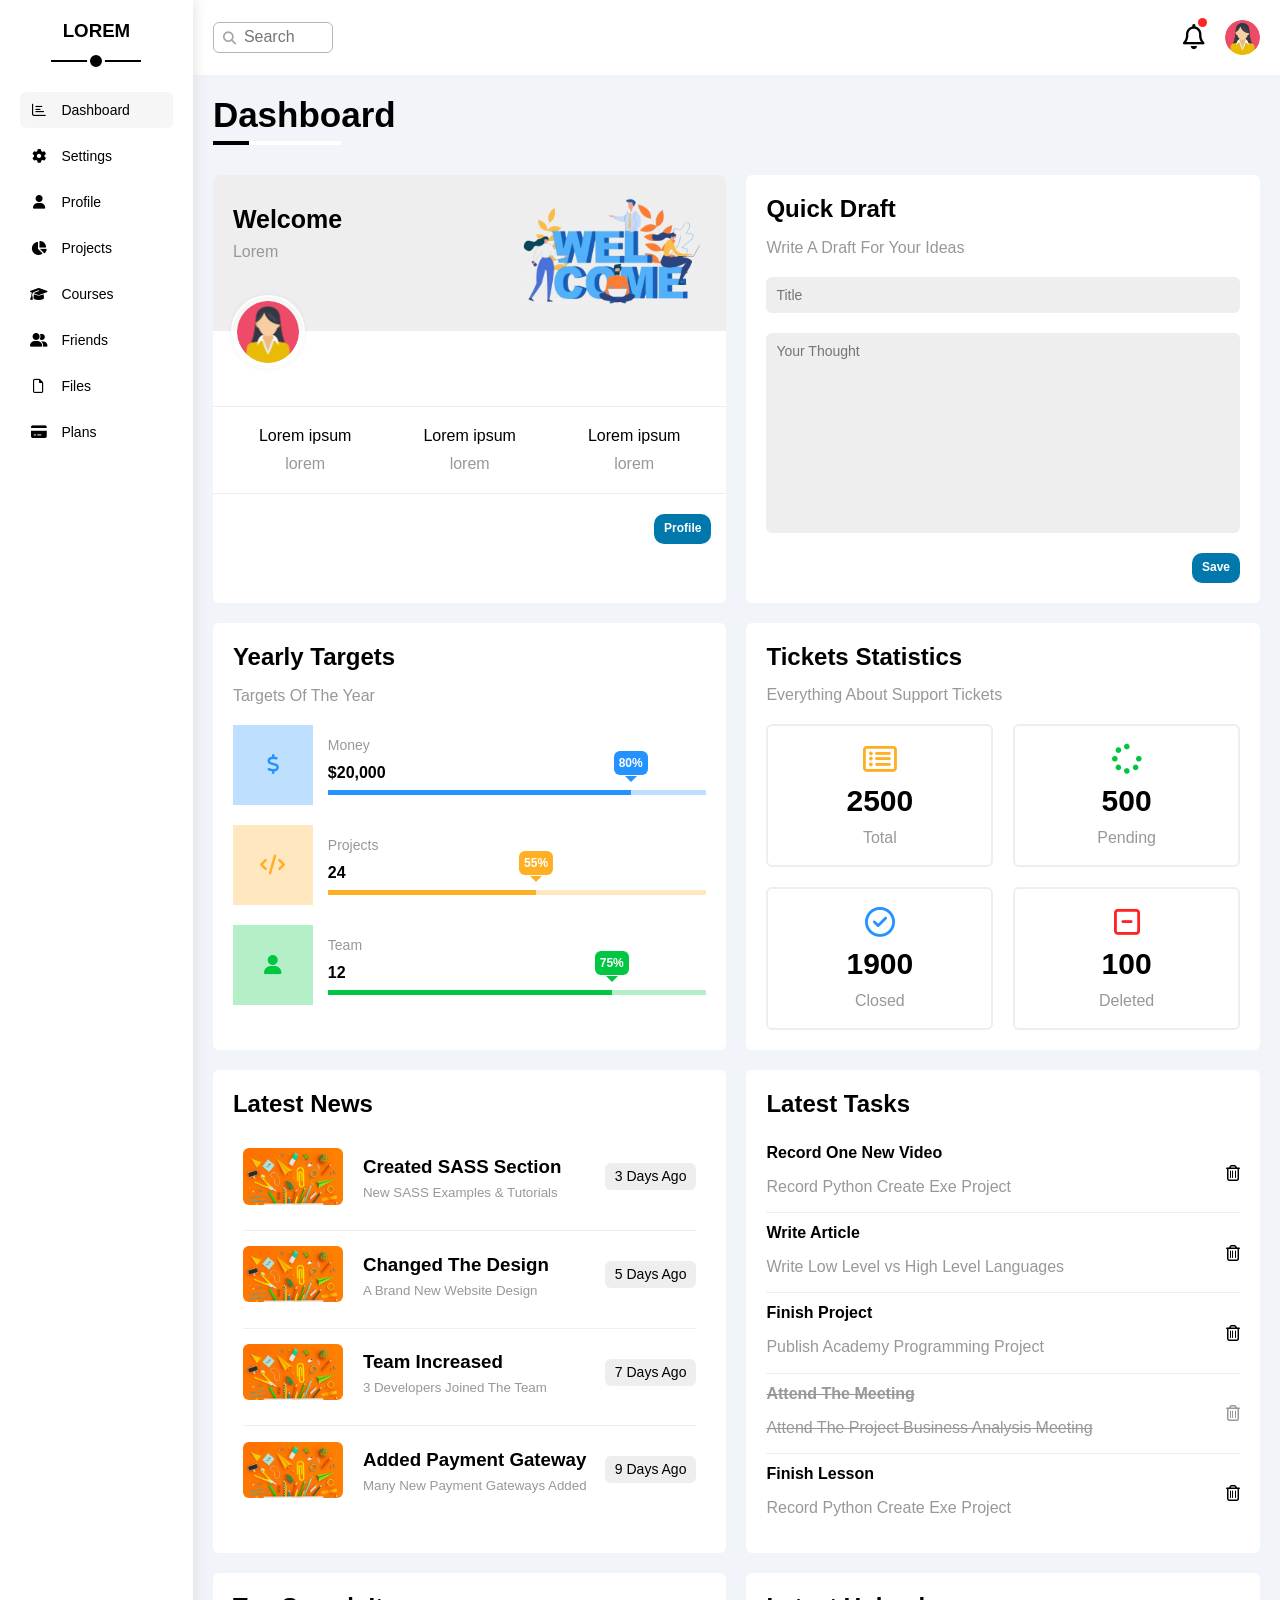
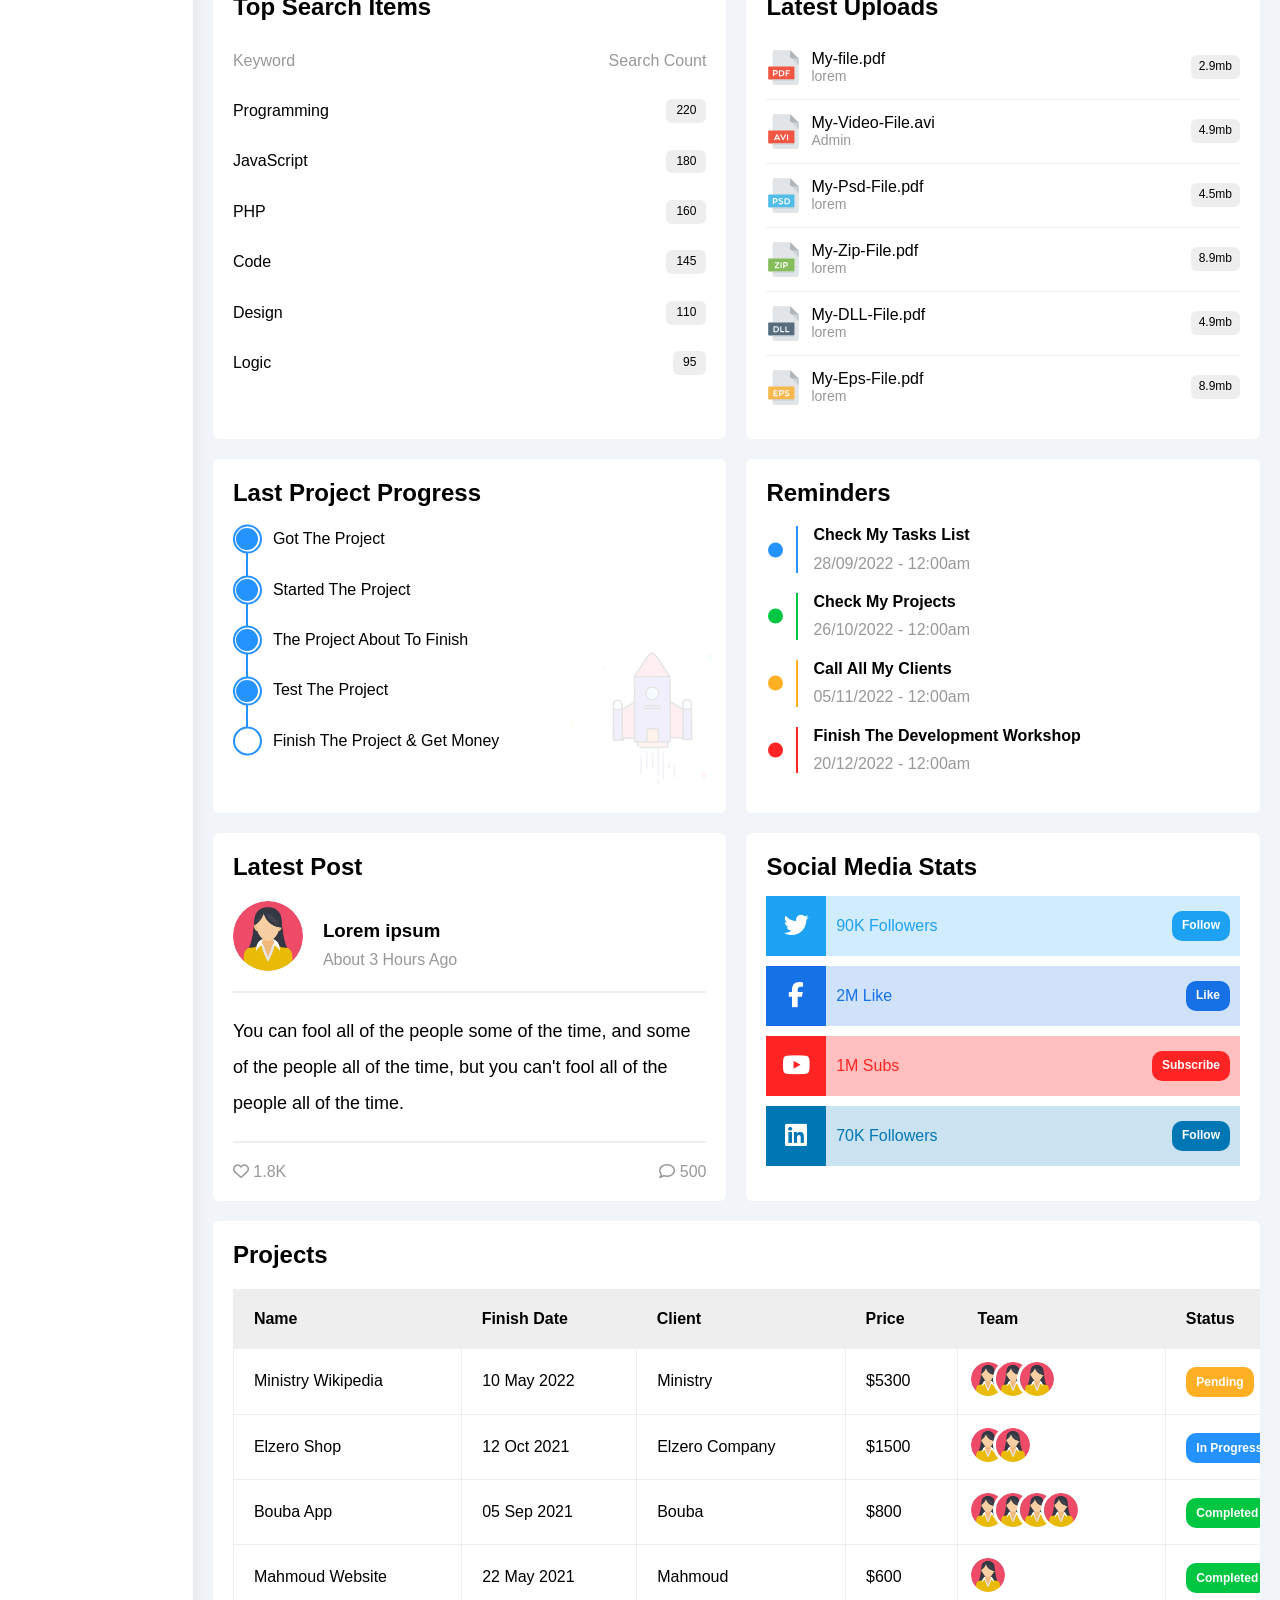
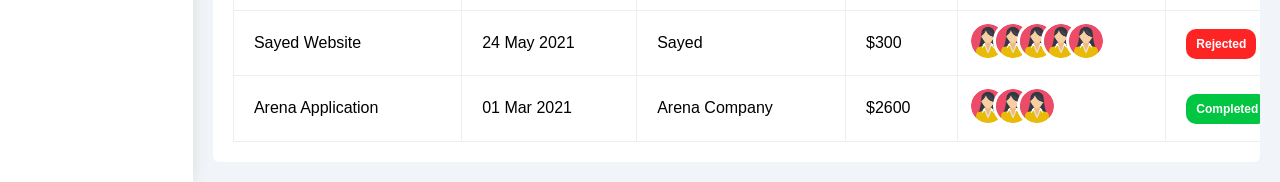
<file: html-css-temp4/index/index.html>
<!DOCTYPE html>
<html lang="en">
<head>
    <meta charset="UTF-8">
    <meta name="viewport" content="width=device-width, initial-scale=1.0">

    <link rel="stylesheet" href="../css/framework.css">
    <link rel="stylesheet" href="../css/style.css">
    <link rel="stylesheet" href="../css/normalize.css">
    <link rel="stylesheet" href="../css/all.min.css">
    <title>template4</title>
    <link rel="preconnect" href="https://fonts.googleapis.com">
    <link rel="preconnect" href="https://fonts.gstatic.com" crossorigin>
    <link href="https://fonts.googleapis.com/css2?family=Open+Sans:ital,wght@0,300..800;1,300..800&display=swap" rel="stylesheet">
</head>
<body>
    <div class="page d-flex">
        <div class="sidebar bg-white p-20 p-relative b-sh">
            <h3 class=" txt-c mt-0 mr-0 mb-50 p-relative ">LOREM</h3>
            <ul>
                <li>
                    <a class="active" href="index.html">
                        <i class="fa-regular fa-chart-bar fa-fw"></i>
                        <span>Dashboard</span>
                    </a>
                </li>
                <li>
                    <a href="Settings.html">
                        <i class="fa-solid fa-gear fa-fw"></i>
                        <span>Settings</span>
                    </a>
                </li>
                <li>
                    <a href="Profile.html">
                        <i class="fa-solid fa-user fa-fw"></i>
                        <span>Profile</span>
                    </a>
                </li>
                <li>
                    <a  href="Project.html">
                        <i class="fa-solid fa-chart-pie fa-fw"></i>
                        <span>Projects</span>
                    </a>
                </li>
                <li>
                    <a href="Courses.html">
                        <i class="fa-solid fa-graduation-cap fa-fw"></i>
                        <span>Courses</span>
                    </a>
                </li>
                <li>
                    <a href="Friends.html">
                        <i class="fa-solid fa-user-group fa-fw"></i>
                        <span>Friends</span>
                    </a>
                </li>
                <li>
                    <a href="Files.html">
                        <i class="fa-regular fa-file fa-fw"></i>
                        <span>Files</span>
                    </a>
                </li>
                <li>
                    <a href="Plans.html">
                        <i class="fa-solid fa-credit-card fa-fw"></i>
                        <span>Plans</span>
                    </a>
                </li>
            </ul>
        </div>
        <div class="content full-w ">
            <div class="header bg-white just-between p-20 ">
                <div class="search p-relative">
                    <i class="fa-solid fa-magnifying-glass"></i>
                    <input type="search" placeholder="Search" class="p-5 rad-6 ">
                </div>
                <div class="icons just-between">
                    <i class="fa-regular fa-bell "></i>
                    <img src="../images/WhatsApp Image 2024-09-30 at 20.47.26_af7a7b42.jpg" class="circle ml-20" alt="">
                </div>
            </div>
            <h2 class="heading">Dashboard</h2>
            <div class="wrapper d-grid gap-20">
                <div class="welcome txt-c-mobile block-mobile">
                    <div class="intro bg-eee p-20 just-between">
                        <div class="text mb-20 pb-20">
                            <h2 class="mb-0 pb-10 mt-0" >Welcome</h2>
                            <span>Lorem</span>
                        </div>
                        <img src="../images/welcome.png" class="d-none-mobile" >
                    </div>
                    <img src="../images/WhatsApp Image 2024-09-30 at 20.47.26_af7a7b42.jpg" class="circle">
                    <div class="info just-around mb-20 txt-c p-10 flex-col-mobile">
                        <div class="box">
                            <span>Lorem ipsum</span>
                            <p>lorem</p>
                        </div>
                        <div class="box">
                            <span>Lorem ipsum</span>
                            <p>lorem</p>
                        </div>
                        <div class="box">
                            <span>Lorem ipsum</span>
                            <p>lorem</p>
                        </div>
                    </div>
                    <a href="Profile.html" class="btn d-block">profile</a>
                </div>
                <div class="draft">
                    <h2 class="mb-0">Quick Draft</h2>
                    <p class="mb-20">Write A Draft For Your Ideas</p>
                    <form>
                        <input type="text" placeholder="Title" class="rad-6 bg-eee d-block full-w mb-20 p-10">
                        <textarea placeholder="Your Thought" class="rad-6 bg-eee d-block full-w mb-20 p-10"></textarea>
                    </form>
                    <a href="#" class="btn d-block">Save</a>
                </div>
                <div class="target">
                    <h2 >Yearly Targets</h2>
                    <p class="mb-10">Targets Of The Year</p>
                    <div class="stats">
                        <div class="box">
                            <i class="fa-solid fa-dollar-sign"></i>
                            <div class="tube" style="--width:80%">
                                <p>Money</p>
                                <span>$20,000</span>
                                <span>80%</span>
                            </div>
                        </div>
                        <div class="box">
                            <i class="fa-solid fa-code"></i>
                            <div class="tube" style="--width:55%">
                                <p>Projects</p>
                                <span>24</span>
                                <span>55%</span>
                            </div>
                        </div>
                        <div class="box">
                            <i class="fa-solid fa-user"></i>
                            <div class="tube" style="--width:75%">
                                <p>Team</p>
                                <span>12</span>
                                <span>75%</span>
                            </div>
                        </div>
                    </div>
                </div>
                <div class="Statistics">
                    <h2 class="mb-0">Tickets Statistics</h2>
                    <p class="mb-20">Everything About Support Tickets</p>
                    <div class="Statistics-content">
                        <div class="box">
                            <i class="fa-regular fa-rectangle-list "></i>
                            <span>2500</span>
                            <p>Total</p>
                        </div>
                        <div class="box">
                            <i class="fa-solid fa-spinner"></i>
                            <span>500</span>
                            <p>Pending</p>
                        </div>
                        <div class="box">
                            <i class="fa-regular fa-circle-check"></i>
                            <span>1900</span>
                            <p>Closed</p>
                        </div>
                        <div class="box">
                            <i class="fa-regular fa-square-minus"></i>
                            <span>100</span>
                            <p>Deleted</p>
                        </div>
                    </div>
                </div>
                <div class="news  flex-col-mobile txt-c-mobile block-mobile">
                    <h2>Latest News</h2>
                    <div class="news-content  flex-col-mobile txt-c-mobile block-mobile ">
                        <div class="box ">
                            <img src="../images/news-02.png" alt="">
                            <div class="text">
                                <div class="title">
                                    <h3>Created SASS Section</h3>
                                    <p>New SASS Examples & Tutorials</p>
                                </div>
                                <div class="date">
                                    3 Days Ago
                                </div>
                            </div>
                        </div>
                        <div class="box">
                            <img src="../images/news-02.png" alt="">
                            <div class="text">
                                <div class="title">
                                    <h3>Changed The Design</h3>
                                    <p>A Brand New Website Design</p>
                                </div>
                                <div class="date">
                                    5 Days Ago
                                </div>
                            </div>
                        </div>
                        <div class="box">
                            <img src="../images/news-02.png" alt="">
                            <div class="text">
                                <div class="title">
                                    <h3>Team Increased</h3>
                                    <p>3 Developers Joined The Team</p>
                                </div>
                                <div class="date">
                                    7 Days Ago
                                </div>
                            </div>
                        </div>
                        <div class="box">
                            <img src="../images/news-02.png" alt="">
                            <div class="text">
                                <div class="title">
                                    <h3>Added Payment Gateway</h3>
                                    <p>Many New Payment Gateways Added</p>
                                </div>
                                <div class="date">
                                    9 Days Ago
                                </div>
                            </div>
                        </div>
                    </div>
                </div>
                <div class="tasks">
                    <h2>Latest Tasks</h2>
                    <div class="tasaks-content">
                        <div class="box">
                            <div class="text">
                                <h3>Record One New Video</h3>
                                <p>Record Python Create Exe Project</p>
                            </div>
                            <i class="fa-regular fa-trash-can"></i>
                        </div>
                        <div class="box">
                            <div class="text">
                                <h3>Write Article</h3>
                                <p>Write Low Level vs High Level Languages</p>
                            </div>
                            <i class="fa-regular fa-trash-can"></i>
                        </div>
                        <div class="box">
                            <div class="text">
                                <h3>Finish Project</h3>
                                <p>Publish Academy Programming Project</p>
                            </div>
                            <i class="fa-regular fa-trash-can"></i>
                        </div>
                        <div class="box">
                            <div class="text">
                                <h3>Attend The Meeting</h3>
                                <p>Attend The Project Business Analysis Meeting</p>
                            </div>
                            <i class="fa-regular fa-trash-can"></i>
                        </div>
                        <div class="box">
                            <div class="text">
                                <h3>Finish Lesson</h3>
                                <p>Record Python Create Exe Project</p>
                            </div>
                            <i class="fa-regular fa-trash-can"></i>
                        </div>
                    </div>
                </div>
                <div class="items">
                    <h2>Top Search Items</h2>
                    <div class="items-content">
                        <div class="box">
                            <p>Keyword</p>
                            <span>Search Count</span>
                        </div>
                        <div class="box">
                            <p>Programming</p>
                            <span>220</span>
                        </div>
                        <div class="box">
                            <p>JavaScript</p>
                            <span>180</span>
                        </div>
                        <div class="box">
                            <p>PHP</p>
                            <span>160</span>
                        </div>
                        <div class="box">
                            <p>Code</p>
                            <span>145</span>
                        </div>
                        <div class="box">
                            <p>Design</p>
                            <span>110</span>
                        </div>
                        <div class="box">
                            <p>Logic</p>
                            <span>95</span>
                        </div>
                    </div>
                </div>
                <div class="uploads">
                    <h2>Latest Uploads</h2>
                    <div class="uploads-content">
                        <div class="box">
                            <img src="../images/pdf.svg">
                            <div>
                                <span>
                                    My-file.pdf
                                    <span>lorem</span>
                                </span>
                                <span>2.9mb</span>
                            </div>
                        </div>
                        <div class="box">
                            <img src="../images/avi.svg">
                            <div>
                                <span>
                                    My-Video-File.avi
                                    <span>Admin</span>
                                </span>
                                <span>4.9mb</span>
                            </div>
                        </div>
                        <div class="box">
                            <img src="../images/psd.svg">
                            <div>
                                <span>
                                    My-Psd-File.pdf
                                    <span>lorem</span>
                                </span>
                                <span>4.5mb</span>
                            </div>
                        </div>
                        <div class="box">
                            <img src="../images/zip.svg">
                            <div>
                                <span>
                                    My-Zip-File.pdf
                                    <span>lorem</span>
                                </span>
                                <span>8.9mb</span>
                            </div>
                        </div>
                        <div class="box">
                            <img src="../images/dll.svg">
                            <div>
                                <span>
                                    My-DLL-File.pdf
                                    <span>lorem</span>
                                </span>
                                <span>4.9mb</span>
                            </div>
                        </div>
                        <div class="box">
                            <img src="../images/eps.svg">
                            <div>
                                <span>
                                    My-Eps-File.pdf
                                    <span>lorem</span>
                                </span>
                                <span>8.9mb</span>
                            </div>
                        </div>
                    </div>
                </div>
                <div class="progress">
                    <h2>Last Project Progress</h2>
                    <div class="progress-content">
                        <p>Got The Project</p>
                        <p>Started The Project</p>
                        <p>The Project About To Finish</p>
                        <p>Test The Project</p>
                        <p>Finish The Project & Get Money</p>
                    </div>
                </div>
                <div class="reminders">
                    <h2>Reminders</h2>
                    <div class="reminders-content">
                        <div class="box ">
                            <p>Check My Tasks List</p>
                            <span>28/09/2022 - 12:00am</span>
                        </div>
                        <div class="box">
                            <p>Check My Projects</p>
                            <span>26/10/2022 - 12:00am</span>
                        </div>
                        <div class="box">
                            <p>Call All My Clients</p>
                            <span>05/11/2022 - 12:00am</span>
                        </div>
                        <div class="box">
                            <p>Finish The Development Workshop</p>
                            <span>20/12/2022 - 12:00am</span>
                        </div>
                    </div>
                </div>
                <div class="posts">
                    <h2>Latest Post</h2>
                    <div class="info d-flex mt-20">
                        <img class="circle" src="../images/WhatsApp Image 2024-09-30 at 20.47.26_af7a7b42.jpg" alt="">
                        <span class="ml-20">
                            <h3 class="mb-10">Lorem ipsum</h3>
                            <span class="d-block fc-sec ">About 3 Hours Ago</span>
                        </span>
                    </div>
                    <p class="pt-20 pb-20 line-2 bb bt mt-20 mb-20 block-mobile ">
                        You can fool all of the people some of the time, and some of the people all of the time, but you can't fool all of the people all of the time.
                    </p>
                    <div class="react just-between fc-sec">
                        <span>
                            <i class="fa-regular fa-heart"></i>
                            1.8K
                        </span>
                        <span>
                            <i class="fa-regular fa-comment"></i>
                            500
                        </span>
                    </div>
                </div>
                <div class="soc-media">
                    <h2>Social Media Stats</h2>
                    <div class="media-content">
                        <div class="box">
                            <i class="fa-brands fa-twitter"></i>
                            <span>
                                <p>90K Followers</p>
                                <a href="#" class="btn">Follow</a>
                            </span>
                        </div>
                        <div class="box">
                            <i class="fa-brands fa-facebook-f"></i>
                            <span>
                                <p>2M Like</p>
                                <a href="#" class="btn">Like</a>
                            </span>
                        </div>
                        <div class="box">
                            <i class="fa-brands fa-youtube"></i>
                            <span>
                                <p>1M Subs</p>
                                <a href="#" class="btn">Subscribe</a>
                            </span>
                        </div>
                        <div class="box">
                            <i class="fa-brands fa-linkedin"></i>
                            <span>
                                <p>70K Followers</p>
                                <a href="#" class="btn">Follow</a>
                            </span>
                        </div>
                    </div>
                </div>
            </div>
            <div class="projects p-20 bg-white m-20 rad-6 ">
                <h2 class="mt-0">Projects</h2>
                <table>
                    <thead>
                        <tr>
                            <th>Name</th>
                            <th>Finish Date</th>
                            <th>Client</th>
                            <th>Price</th>
                            <th>Team</th>
                            <th>Status</th>
                        </tr>
                    </thead>
                    <tbody>
                        <tr>
                            <td>Ministry Wikipedia</td>
                            <td>10 May 2022</td>
                            <td>Ministry</td>
                            <td>$5300</td>
                            <td>
                                <img src="../images/WhatsApp Image 2024-09-30 at 20.47.26_af7a7b42.jpg" alt="">
                                <img src="../images/WhatsApp Image 2024-09-30 at 20.47.26_af7a7b42.jpg" alt="">
                                <img src="../images/WhatsApp Image 2024-09-30 at 20.47.26_af7a7b42.jpg" alt="">
                            </td>
                            <td><a href="#" class="btn">Pending</a></td>
                        </tr>
                        <tr>
                            <td>Elzero Shop</td>
                            <td>12 Oct 2021</td>
                            <td>Elzero Company</td>
                            <td>$1500</td>
                            <td>
                                <img src="../images/WhatsApp Image 2024-09-30 at 20.47.26_af7a7b42.jpg" alt="">
                                <img src="../images/WhatsApp Image 2024-09-30 at 20.47.26_af7a7b42.jpg" alt="">
                            </td>
                            <td><a href="#" class="btn">In Progress</a></td>
                        </tr>
                        <tr>
                            <td>Bouba App</td>
                            <td>05 Sep 2021</td>
                            <td>Bouba</td>
                            <td>$800</td>
                            <td>
                                <img src="../images/WhatsApp Image 2024-09-30 at 20.47.26_af7a7b42.jpg" alt="">
                                <img src="../images/WhatsApp Image 2024-09-30 at 20.47.26_af7a7b42.jpg" alt="">
                                <img src="../images/WhatsApp Image 2024-09-30 at 20.47.26_af7a7b42.jpg" alt="">
                                <img src="../images/WhatsApp Image 2024-09-30 at 20.47.26_af7a7b42.jpg" alt="">
                            </td>
                            <td><a href="#" class="btn">Completed</a></td>
                        </tr>
                        <tr>
                            <td>Mahmoud Website</td>
                            <td>22 May 2021</td>
                            <td>Mahmoud</td>
                            <td>$600</td>
                            <td>
                                <img src="../images/WhatsApp Image 2024-09-30 at 20.47.26_af7a7b42.jpg" alt="">
                            </td>
                            <td><a href="#" class="btn">Completed</a></td>
                        </tr>
                        <tr>
                            <td>Sayed Website</td>
                            <td>24 May 2021</td>
                            <td>Sayed</td>
                            <td>$300</td>
                            <td>
                                <img src="../images/WhatsApp Image 2024-09-30 at 20.47.26_af7a7b42.jpg" alt="">
                                <img src="../images/WhatsApp Image 2024-09-30 at 20.47.26_af7a7b42.jpg" alt="">
                                <img src="../images/WhatsApp Image 2024-09-30 at 20.47.26_af7a7b42.jpg" alt="">
                                <img src="../images/WhatsApp Image 2024-09-30 at 20.47.26_af7a7b42.jpg" alt="">
                                <img src="../images/WhatsApp Image 2024-09-30 at 20.47.26_af7a7b42.jpg" alt="">
                            </td>
                            <td><a href="#" class="btn">Rejected</a></td>
                        </tr>
                        <tr>
                            <td>Arena Application</td>
                            <td>01 Mar 2021</td>
                            <td>Arena Company</td>
                            <td>$2600</td>
                            <td><img src="../images/WhatsApp Image 2024-09-30 at 20.47.26_af7a7b42.jpg" alt="">
                                <img src="../images/WhatsApp Image 2024-09-30 at 20.47.26_af7a7b42.jpg" alt="">
                                <img src="../images/WhatsApp Image 2024-09-30 at 20.47.26_af7a7b42.jpg" alt=""></td>
                            <td><a href="#" class="btn">Completed</a></td>
                        </tr>
                    </tbody>
                </table>
            </div>
        </div>
    </div>
</body>
</html>
</file>
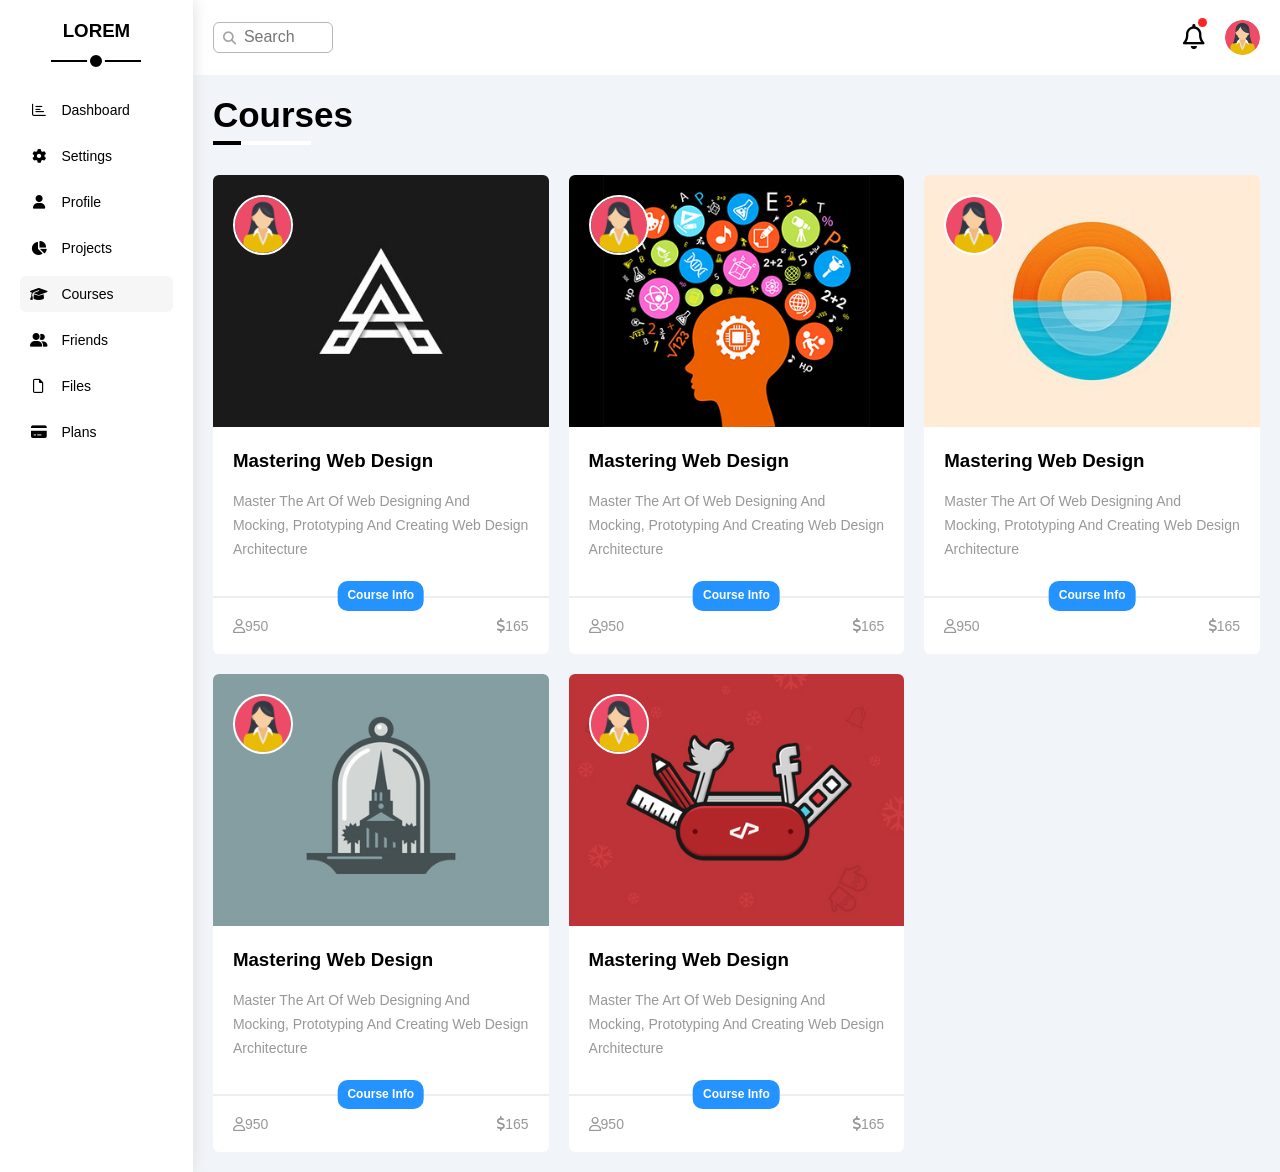
<file: html-css-temp4/index/Courses.html>
<!DOCTYPE html>
<html lang="en">
<head>
    <meta charset="UTF-8">
    <meta name="viewport" content="width=device-width, initial-scale=1.0">

    <link rel="stylesheet" href="../css/framework.css">
    <link rel="stylesheet" href="../css/style.css">
    <link rel="stylesheet" href="../css/normalize.css">
    <link rel="stylesheet" href="../css/all.min.css">
    <title>template4</title>
    <link rel="preconnect" href="https://fonts.googleapis.com">
    <link rel="preconnect" href="https://fonts.gstatic.com" crossorigin>
    <link href="https://fonts.googleapis.com/css2?family=Open+Sans:ital,wght@0,300..800;1,300..800&display=swap" rel="stylesheet">
</head>
<body>
    <div class="page d-flex">
        <div class="sidebar bg-white p-20 p-relative b-sh">
            <h3 class=" txt-c mt-0 mr-0 mb-50 p-relative ">LOREM</h3>
            <ul>
                <li>
                    <a  href="index.html">
                        <i class="fa-regular fa-chart-bar fa-fw"></i>
                        <span>Dashboard</span>
                    </a>
                </li>
                <li>
                    <a href="Settings.html">
                        <i class="fa-solid fa-gear fa-fw"></i>
                        <span>Settings</span>
                    </a>
                </li>
                <li>
                    <a href="Profile.html">
                        <i class="fa-solid fa-user fa-fw"></i>
                        <span>Profile</span>
                    </a>
                </li>
                <li>
                    <a  href="Project.html">
                        <i class="fa-solid fa-chart-pie fa-fw"></i>
                        <span>Projects</span>
                    </a>
                </li>
                <li>
                    <a href="Courses.html" class="active">
                        <i class="fa-solid fa-graduation-cap fa-fw"></i>
                        <span>Courses</span>
                    </a>
                </li>
                <li>
                    <a href="Friends.html">
                        <i class="fa-solid fa-user-group fa-fw"></i>
                        <span>Friends</span>
                    </a>
                </li>
                <li>
                    <a href="Files.html">
                        <i class="fa-regular fa-file fa-fw"></i>
                        <span>Files</span>
                    </a>
                </li>
                <li>
                    <a href="Plans.html">
                        <i class="fa-solid fa-credit-card fa-fw"></i>
                        <span>Plans</span>
                    </a>
                </li>
            </ul>
        </div>
        <div class="content full-w ">
            <div class="header bg-white just-between p-20 ">
                <div class="search p-relative">
                    <i class="fa-solid fa-magnifying-glass"></i>
                    <input type="search" placeholder="Search" class="p-5 rad-6 ">
                </div>
                <div class="icons just-between">
                    <i class="fa-regular fa-bell "></i>
                    <img src="../images/WhatsApp Image 2024-09-30 at 20.47.26_af7a7b42.jpg" class="circle ml-20" alt="">
                </div>
            </div>
            <h2 class="heading ">Courses</h2>
            <div class="Courses">
                <div class="box">
                    <div class="images">
                        <img src="../images/course-01.jpg" class="full-w" >
                        <img src="../images/WhatsApp Image 2024-09-30 at 20.47.26_af7a7b42.jpg" >
                    </div>
                    <div class="text">
                        <h3>Mastering Web Design</h3>
                        <p>Master The Art Of Web Designing And Mocking, Prototyping And Creating Web Design Architecture</p>
                        <a href="#" class="btn">Course Info</a>
                    </div>
                    <div class="just-between fc-sec bt p-20 fs-14">
                        <span>
                            <i class="fa-regular fa-user"></i>950
                        </span>
                        <span>
                            <i class="fa-solid fa-dollar-sign"></i>165
                        </span>
                    </div>
                </div>
                <div class="box">
                    <div class="images">
                        <img src="../images/course-02.jpg" class="full-w" >
                        <img src="../images/WhatsApp Image 2024-09-30 at 20.47.26_af7a7b42.jpg" >
                    </div>
                    <div class="text">
                        <h3>Mastering Web Design</h3>
                        <p>Master The Art Of Web Designing And Mocking, Prototyping And Creating Web Design Architecture</p>
                        <a href="#" class="btn">Course Info</a>
                    </div>
                    <div class="just-between fc-sec bt p-20 fs-14">
                        <span>
                            <i class="fa-regular fa-user"></i>950
                        </span>
                        <span>
                            <i class="fa-solid fa-dollar-sign"></i>165
                        </span>
                    </div>
                </div>
                <div class="box">
                    <div class="images">
                        <img src="../images/course-03.jpg" class="full-w" >
                        <img src="../images/WhatsApp Image 2024-09-30 at 20.47.26_af7a7b42.jpg" >
                    </div>
                    <div class="text">
                        <h3>Mastering Web Design</h3>
                        <p>Master The Art Of Web Designing And Mocking, Prototyping And Creating Web Design Architecture</p>
                        <a href="#" class="btn">Course Info</a>
                    </div>
                    <div class="just-between fc-sec bt p-20 fs-14">
                        <span>
                            <i class="fa-regular fa-user"></i>950
                        </span>
                        <span>
                            <i class="fa-solid fa-dollar-sign"></i>165
                        </span>
                    </div>
                </div>
                <div class="box">
                    <div class="images">
                        <img src="../images/course-04.jpg" class="full-w" >
                        <img src="../images/WhatsApp Image 2024-09-30 at 20.47.26_af7a7b42.jpg" >
                    </div>
                    <div class="text">
                        <h3>Mastering Web Design</h3>
                        <p>Master The Art Of Web Designing And Mocking, Prototyping And Creating Web Design Architecture</p>
                        <a href="#" class="btn">Course Info</a>
                    </div>
                    <div class="just-between fc-sec bt p-20 fs-14">
                        <span>
                            <i class="fa-regular fa-user"></i>950
                        </span>
                        <span>
                            <i class="fa-solid fa-dollar-sign"></i>165
                        </span>
                    </div>
                </div>
                <div class="box">
                    <div class="images">
                        <img src="../images/course-05.jpg" class="full-w" >
                        <img src="../images/WhatsApp Image 2024-09-30 at 20.47.26_af7a7b42.jpg" >
                    </div>
                    <div class="text">
                        <h3>Mastering Web Design</h3>
                        <p>Master The Art Of Web Designing And Mocking, Prototyping And Creating Web Design Architecture</p>
                        <a href="#" class="btn">Course Info</a>
                    </div>
                    <div class="just-between fc-sec bt p-20 fs-14">
                        <span>
                            <i class="fa-regular fa-user"></i>950
                        </span>
                        <span>
                            <i class="fa-solid fa-dollar-sign"></i>165
                        </span>
                    </div>
                </div>

            </div>
        </div>
    </div>
</body>
</html>
</file>
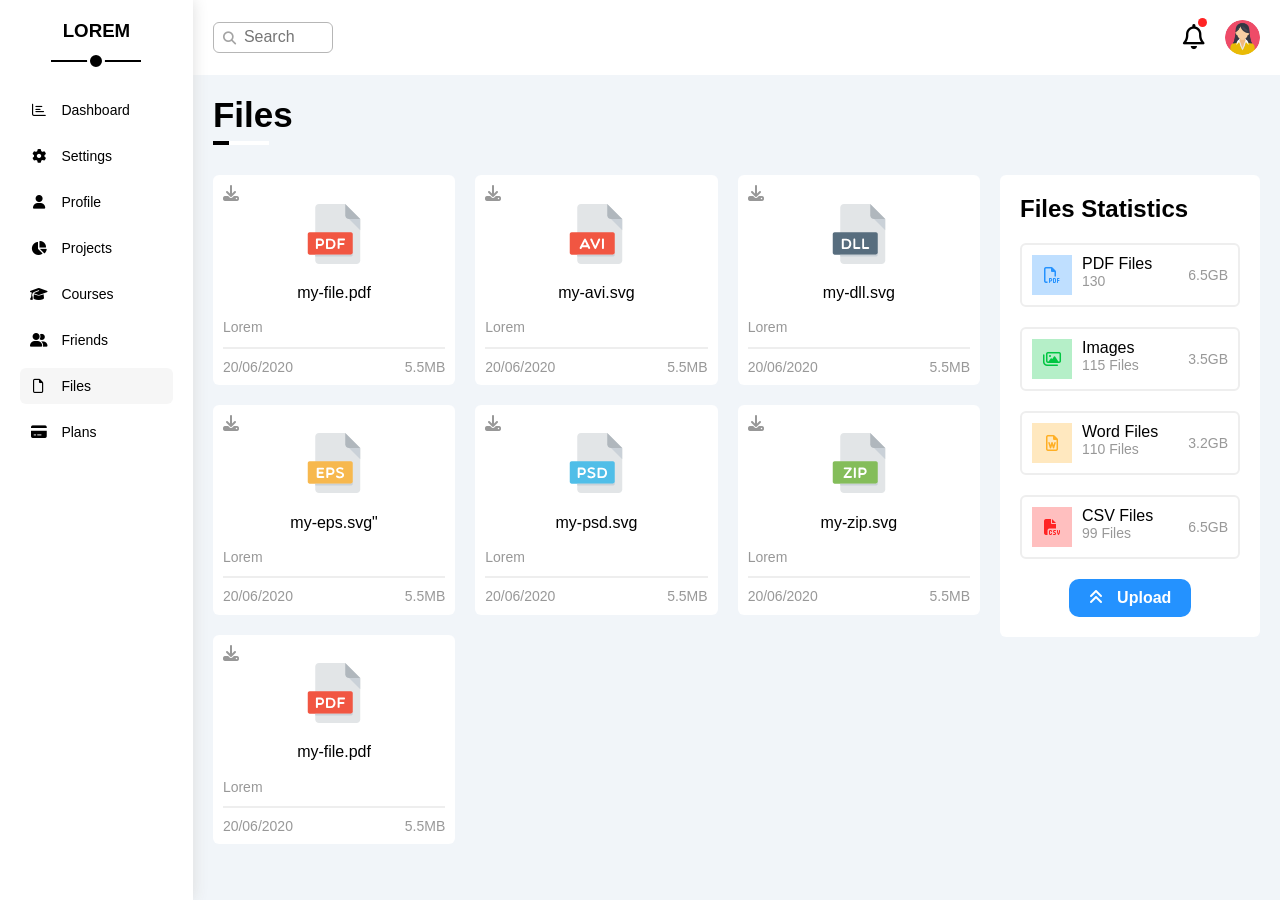
<file: html-css-temp4/index/Files.html>
<!DOCTYPE html>
<html lang="en">
<head>
    <meta charset="UTF-8">
    <meta name="viewport" content="width=device-width, initial-scale=1.0">

    <link rel="stylesheet" href="../css/framework.css">
    <link rel="stylesheet" href="../css/style.css">
    <link rel="stylesheet" href="../css/normalize.css">
    <link rel="stylesheet" href="../css/all.min.css">
    <title>template4</title>
    <link rel="preconnect" href="https://fonts.googleapis.com">
    <link rel="preconnect" href="https://fonts.gstatic.com" crossorigin>
    <link href="https://fonts.googleapis.com/css2?family=Open+Sans:ital,wght@0,300..800;1,300..800&display=swap" rel="stylesheet">
</head>
<body>
    <div class="page d-flex">
        <div class="sidebar bg-white p-20 p-relative b-sh">
            <h3 class=" txt-c mt-0 mr-0 mb-50 p-relative ">LOREM</h3>
            <ul>
                <li>
                    <a href="index.html">
                        <i class="fa-regular fa-chart-bar fa-fw"></i>
                        <span>Dashboard</span>
                    </a>
                </li>
                <li>
                    <a href="Settings.html">
                        <i class="fa-solid fa-gear fa-fw"></i>
                        <span>Settings</span>
                    </a>
                </li>
                <li>
                    <a href="Profile.html">
                        <i class="fa-solid fa-user fa-fw"></i>
                        <span>Profile</span>
                    </a>
                </li>
                <li>
                    <a  href="Project.html">
                        <i class="fa-solid fa-chart-pie fa-fw"></i>
                        <span>Projects</span>
                    </a>
                </li>
                <li>
                    <a href="Courses.html">
                        <i class="fa-solid fa-graduation-cap fa-fw"></i>
                        <span>Courses</span>
                    </a>
                </li>
                <li>
                    <a href="Friends.html">
                        <i class="fa-solid fa-user-group fa-fw"></i>
                        <span>Friends</span>
                    </a>
                </li>
                <li>
                    <a href="Files.html"  class="active" >
                        <i class="fa-regular fa-file fa-fw"></i>
                        <span>Files</span>
                    </a>
                </li>
                <li>
                    <a href="Plans.html">
                        <i class="fa-solid fa-credit-card fa-fw"></i>
                        <span>Plans</span>
                    </a>
                </li>
            </ul>
        </div>
        <div class="content full-w ">
            <div class="header bg-white just-between p-20 ">
                <div class="search p-relative">
                    <i class="fa-solid fa-magnifying-glass"></i>
                    <input type="search" placeholder="Search" class="p-5 rad-6 ">
                </div>
                <div class="icons just-between">
                    <i class="fa-regular fa-bell "></i>
                    <img src="../images/WhatsApp Image 2024-09-30 at 20.47.26_af7a7b42.jpg" class="circle ml-20" alt="">
                </div>
            </div>
            <h2 class="heading">Files</h2>
            <div class="files-container d-flex flex-col-mobile">
                <div class="files-stats  p-20 bg-white rad-6">
                    <h2 class="mt-0">Files Statistics</h2>
                    <div>
                        <div class="box just-between">
                            <span class="d-flex">
                                <i class="fa-regular fa-file-pdf fa-fw mr-10"></i>
                                <span>PDF Files
                                    <span class="d-block fc-sec fs-14">130</span>
                                </span>
                            </span>
                            <span class="fc-sec fs-14">6.5GB</span>
                        </div>
                        <div class="box just-between">
                            <span class="d-flex">
                                <i class="fa-regular fa-images fa-fw mr-10"></i>
                                <span>Images
                                    <span class="d-block fc-sec fs-14">115 Files</span>
                                </span>
                            </span>
                            <span class="fc-sec fs-14">3.5GB</span>
                        </div>
                        <div class="box just-between">
                            <span class="d-flex">
                                <i class="fa-regular fa-file-word fa-fw mr-10"></i>
                                <span>Word Files
                                    <span class="d-block fc-sec fs-14">110 Files</span>
                                </span>
                            </span>
                            <span class="fc-sec fs-14">3.2GB</span>
                        </div>
                        <div class="box just-between">
                            <span class="d-flex">
                                <i class="fa-solid fa-file-csv fa-fw mr-10"></i>
                                <span>CSV Files
                                    <span class="d-block fc-sec fs-14">99 Files</span>
                                </span>
                            </span>
                            <span class="fc-sec fs-14">6.5GB</span>
                        </div>
                    </div>
                    <a href="#" class="btn mt-20">
                        <i class="fa-solid fa-angles-up"></i>
                        Upload
                    </a>
                </div>
                <div class="files">
                    <div class="box bg-white rad-6 p-10">
                        <i class="fa-solid fa-download fc-sec"></i>
                        <div class="icon d-block txt-c">
                            <img src="../images/pdf.svg" alt="">
                            <p>my-file.pdf</p>
                        </div>
                        <span class="fc-sec fs-14">Lorem</span>
                        <div class="footer just-between pt-10 bt mt-10">
                            <span class="fc-sec fs-14">20/06/2020</span>
                            <span class="fc-sec fs-14">5.5MB</span>
                        </div>
                    </div>
                    <div class="box bg-white rad-6 p-10">
                        <i class="fa-solid fa-download fc-sec"></i>
                        <div class="icon d-block txt-c">
                            <img src="../images/avi.svg" alt="">
                            <p>my-avi.svg</p>
                        </div>
                        <span class="fc-sec fs-14">Lorem</span>
                        <div class="footer just-between pt-10 bt mt-10">
                            <span class="fc-sec fs-14">20/06/2020</span>
                            <span class="fc-sec fs-14">5.5MB</span>
                        </div>
                    </div>
                    <div class="box bg-white rad-6 p-10">
                        <i class="fa-solid fa-download fc-sec"></i>
                        <div class="icon d-block txt-c">
                            <img src="../images/dll.svg" alt="">
                            <p>my-dll.svg</p>
                        </div>
                        <span class="fc-sec fs-14">Lorem</span>
                        <div class="footer just-between pt-10 bt mt-10">
                            <span class="fc-sec fs-14">20/06/2020</span>
                            <span class="fc-sec fs-14">5.5MB</span>
                        </div>
                    </div>
                    <div class="box bg-white rad-6 p-10">
                        <i class="fa-solid fa-download fc-sec"></i>
                        <div class="icon d-block txt-c">
                            <img src="../images/eps.svg" alt="">
                            <p>my-eps.svg"</p>
                        </div>
                        <span class="fc-sec fs-14">Lorem</span>
                        <div class="footer just-between pt-10 bt mt-10">
                            <span class="fc-sec fs-14">20/06/2020</span>
                            <span class="fc-sec fs-14">5.5MB</span>
                        </div>
                    </div>
                    <div class="box bg-white rad-6 p-10">
                        <i class="fa-solid fa-download fc-sec"></i>
                        <div class="icon d-block txt-c">
                            <img src="../images/psd.svg" alt="">
                            <p>my-psd.svg</p>
                        </div>
                        <span class="fc-sec fs-14">Lorem</span>
                        <div class="footer just-between pt-10 bt mt-10">
                            <span class="fc-sec fs-14">20/06/2020</span>
                            <span class="fc-sec fs-14">5.5MB</span>
                        </div>
                    </div>
                    <div class="box bg-white rad-6 p-10">
                        <i class="fa-solid fa-download fc-sec"></i>
                        <div class="icon d-block txt-c">
                            <img src="../images/zip.svg" alt="">
                            <p>my-zip.svg</p>
                        </div>
                        <span class="fc-sec fs-14">Lorem</span>
                        <div class="footer just-between pt-10 bt mt-10">
                            <span class="fc-sec fs-14">20/06/2020</span>
                            <span class="fc-sec fs-14">5.5MB</span>
                        </div>
                    </div>
                    <div class="box bg-white rad-6 p-10">
                        <i class="fa-solid fa-download fc-sec"></i>
                        <div class="icon d-block txt-c">
                            <img src="../images/pdf.svg" alt="">
                            <p>my-file.pdf</p>
                        </div>
                        <span class="fc-sec fs-14">Lorem</span>
                        <div class="footer just-between pt-10 bt mt-10">
                            <span class="fc-sec fs-14">20/06/2020</span>
                            <span class="fc-sec fs-14">5.5MB</span>
                        </div>
                    </div>
                </div>
            </div>
        </div>
    </div>
</body>
</html>
</file>
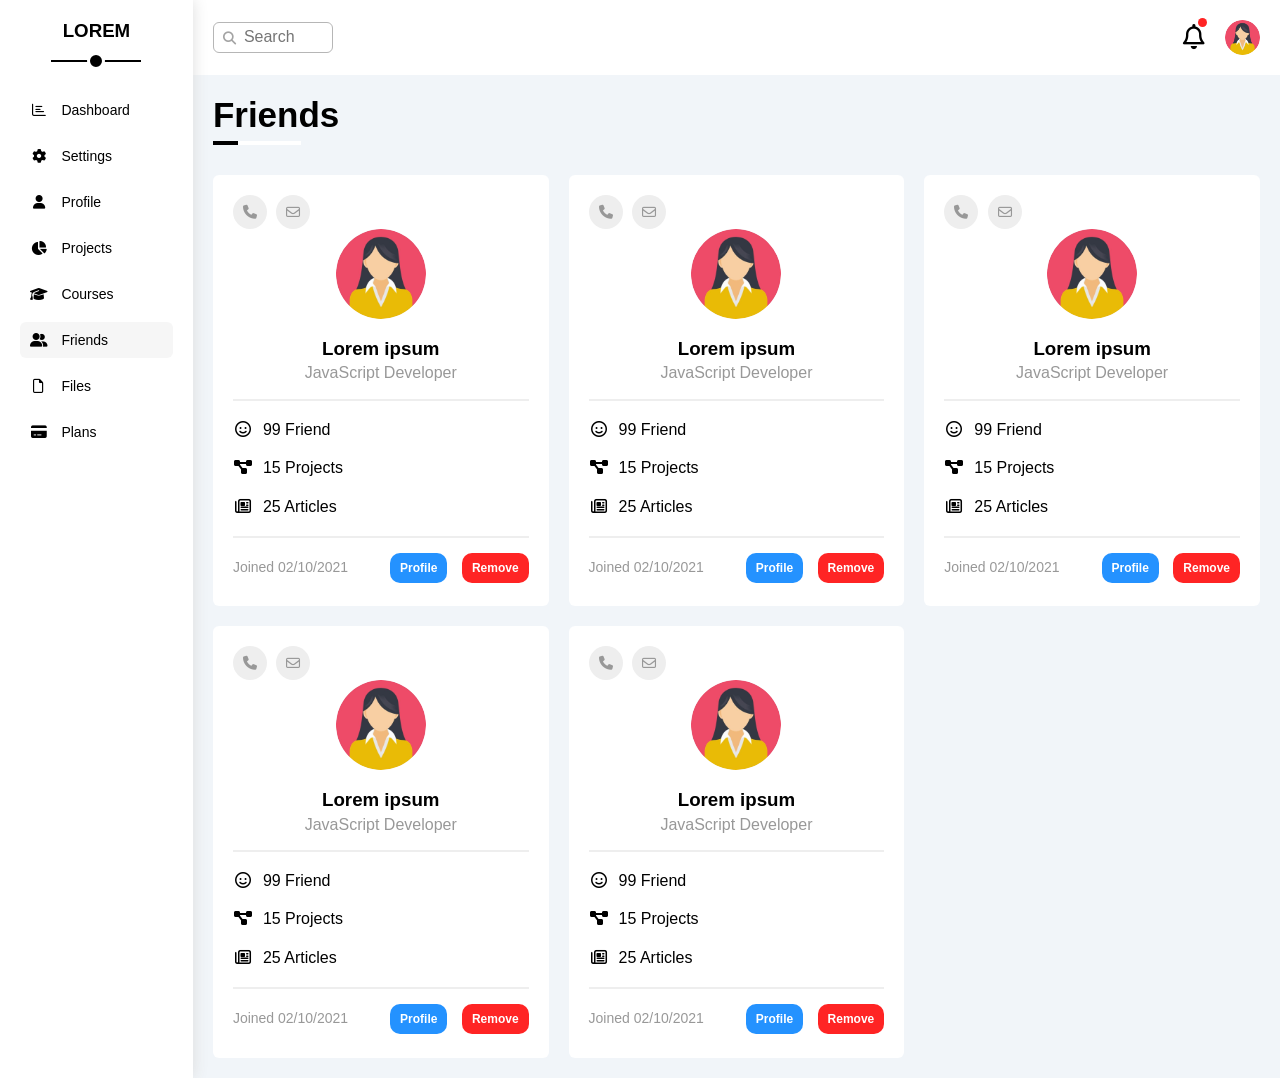
<file: html-css-temp4/index/Friends.html>
<!DOCTYPE html>
<html lang="en">
<head>
    <meta charset="UTF-8">
    <meta name="viewport" content="width=device-width, initial-scale=1.0">

    <link rel="stylesheet" href="../css/framework.css">
    <link rel="stylesheet" href="../css/style.css">
    <link rel="stylesheet" href="../css/normalize.css">
    <link rel="stylesheet" href="../css/all.min.css">
    <title>template4</title>
    <link rel="preconnect" href="https://fonts.googleapis.com">
    <link rel="preconnect" href="https://fonts.gstatic.com" crossorigin>
    <link href="https://fonts.googleapis.com/css2?family=Open+Sans:ital,wght@0,300..800;1,300..800&display=swap" rel="stylesheet">
</head>
<body>
    <div class="page d-flex">
        <div class="sidebar bg-white p-20 p-relative b-sh">
            <h3 class=" txt-c mt-0 mr-0 mb-50 p-relative ">LOREM</h3>
            <ul>
                <li>
                    <a href="index.html">
                        <i class="fa-regular fa-chart-bar fa-fw"></i>
                        <span>Dashboard</span>
                    </a>
                </li>
                <li>
                    <a href="Settings.html">
                        <i class="fa-solid fa-gear fa-fw"></i>
                        <span>Settings</span>
                    </a>
                </li>
                <li>
                    <a href="Profile.html">
                        <i class="fa-solid fa-user fa-fw"></i>
                        <span>Profile</span>
                    </a>
                </li>
                <li>
                    <a  href="Project.html">
                        <i class="fa-solid fa-chart-pie fa-fw"></i>
                        <span>Projects</span>
                    </a>
                </li>
                <li>
                    <a href="Courses.html">
                        <i class="fa-solid fa-graduation-cap fa-fw"></i>
                        <span>Courses</span>
                    </a>
                </li>
                <li>
                    <a class="active"  href="Friends.html">
                        <i class="fa-solid fa-user-group fa-fw"></i>
                        <span>Friends</span>
                    </a>
                </li>
                <li>
                    <a href="Files.html">
                        <i class="fa-regular fa-file fa-fw"></i>
                        <span>Files</span>
                    </a>
                </li>
                <li>
                    <a href="Plans.html">
                        <i class="fa-solid fa-credit-card fa-fw"></i>
                        <span>Plans</span>
                    </a>
                </li>
            </ul>
        </div>
        <div class="content full-w ">
            <div class="header bg-white just-between p-20 ">
                <div class="search p-relative">
                    <i class="fa-solid fa-magnifying-glass"></i>
                    <input type="search" placeholder="Search" class="p-5 rad-6 ">
                </div>
                <div class="icons just-between">
                    <i class="fa-regular fa-bell "></i>
                    <img src="../images/WhatsApp Image 2024-09-30 at 20.47.26_af7a7b42.jpg" class="circle ml-20" alt="">
                </div>
            </div>
            <h2 class="heading">Friends</h2>
            <div class="friends d-grid gap-20">
                <div class="box rad-6 bg-white">
                    <div class="contact ">
                        <i class="fa-solid fa-phone fc-sec bg-eee p-10 circle fs-14"></i>
                        <i class="fa-regular fa-envelope fc-sec bg-eee p-10 circle ml-5 fs-14"></i>
                    </div>
                    <div class="text d-block  bb">
                        <img class="circle" src="../images/WhatsApp Image 2024-09-30 at 20.47.26_af7a7b42.jpg" alt="">
                        <h3 class="mb-0">Lorem ipsum</h3>
                        <p class="mt-5 fc-sec">JavaScript Developer</p>
                    </div>
                    <div class="info pt-20 pb-20 bb">
                        <span class="d-block mb-20">
                            <i class="fa-regular fa-face-smile fa-fw mr-10"></i>99 Friend
                        </span>
                        <span class="d-block mb-20">
                            <i class="fa-solid fa-diagram-project fa-fw mr-10"></i>15 Projects
                        </span>
                        <span class="d-block">
                            <i class="fa-regular fa-newspaper fa-fw mr-10"></i>25 Articles
                        </span>
                    </div>
                    <div class="footer mt-20 just-between pb-10 flex-col-mobile">
                        <span class="fc-sec fs-14 mb-20">Joined 02/10/2021</span>
                        <div class="btns mb-20">
                            <a href="Profile.html" class="btn mr-10 ">Profile</a>
                            <a href="#" class="btn">Remove</a>
                        </div>
                    </div>
                </div>
                <div class="box rad-6 bg-white">
                    <div class="contact ">
                        <i class="fa-solid fa-phone fc-sec bg-eee p-10 circle fs-14"></i>
                        <i class="fa-regular fa-envelope fc-sec bg-eee p-10 circle ml-5 fs-14"></i>
                    </div>
                    <div class="text d-block  bb">
                        <img class="circle" src="../images/WhatsApp Image 2024-09-30 at 20.47.26_af7a7b42.jpg" alt="">
                        <h3 class="mb-0">Lorem ipsum</h3>
                        <p class="mt-5 fc-sec">JavaScript Developer</p>
                    </div>
                    <div class="info pt-20 pb-20 bb">
                        <span class="d-block mb-20">
                            <i class="fa-regular fa-face-smile fa-fw mr-10"></i>99 Friend
                        </span>
                        <span class="d-block mb-20">
                            <i class="fa-solid fa-diagram-project fa-fw mr-10"></i>15 Projects
                        </span>
                        <span class="d-block">
                            <i class="fa-regular fa-newspaper fa-fw mr-10"></i>25 Articles
                        </span>
                    </div>
                    <div class="footer mt-20 just-between pb-10 flex-col-mobile">
                        <span class="fc-sec fs-14 mb-20">Joined 02/10/2021</span>
                        <div class="btns mb-20">
                            <a href="Profile.html" class="btn mr-10 ">Profile</a>
                            <a href="#" class="btn">Remove</a>
                        </div>
                    </div>
                </div>
                <div class="box rad-6 bg-white">
                    <div class="contact ">
                        <i class="fa-solid fa-phone fc-sec bg-eee p-10 circle fs-14"></i>
                        <i class="fa-regular fa-envelope fc-sec bg-eee p-10 circle ml-5 fs-14"></i>
                    </div>
                    <div class="text d-block  bb">
                        <img class="circle" src="../images/WhatsApp Image 2024-09-30 at 20.47.26_af7a7b42.jpg" alt="">
                        <h3 class="mb-0">Lorem ipsum</h3>
                        <p class="mt-5 fc-sec">JavaScript Developer</p>
                    </div>
                    <div class="info pt-20 pb-20 bb">
                        <span class="d-block mb-20">
                            <i class="fa-regular fa-face-smile fa-fw mr-10"></i>99 Friend
                        </span>
                        <span class="d-block mb-20">
                            <i class="fa-solid fa-diagram-project fa-fw mr-10"></i>15 Projects
                        </span>
                        <span class="d-block">
                            <i class="fa-regular fa-newspaper fa-fw mr-10"></i>25 Articles
                        </span>
                    </div>
                    <div class="footer mt-20 just-between pb-10 flex-col-mobile">
                        <span class="fc-sec fs-14 mb-20">Joined 02/10/2021</span>
                        <div class="btns mb-20">
                            <a href="Profile.html" class="btn mr-10 ">Profile</a>
                            <a href="#" class="btn">Remove</a>
                        </div>
                    </div>
                </div>
                <div class="box rad-6 bg-white">
                    <div class="contact ">
                        <i class="fa-solid fa-phone fc-sec bg-eee p-10 circle fs-14"></i>
                        <i class="fa-regular fa-envelope fc-sec bg-eee p-10 circle ml-5 fs-14"></i>
                    </div>
                    <div class="text d-block  bb">
                        <img class="circle" src="../images/WhatsApp Image 2024-09-30 at 20.47.26_af7a7b42.jpg" alt="">
                        <h3 class="mb-0">Lorem ipsum</h3>
                        <p class="mt-5 fc-sec">JavaScript Developer</p>
                    </div>
                    <div class="info pt-20 pb-20 bb">
                        <span class="d-block mb-20">
                            <i class="fa-regular fa-face-smile fa-fw mr-10"></i>99 Friend
                        </span>
                        <span class="d-block mb-20">
                            <i class="fa-solid fa-diagram-project fa-fw mr-10"></i>15 Projects
                        </span>
                        <span class="d-block">
                            <i class="fa-regular fa-newspaper fa-fw mr-10"></i>25 Articles
                        </span>
                    </div>
                    <div class="footer mt-20 just-between pb-10 flex-col-mobile">
                        <span class="fc-sec fs-14 mb-20">Joined 02/10/2021</span>
                        <div class="btns mb-20">
                            <a href="Profile.html" class="btn mr-10 ">Profile</a>
                            <a href="#" class="btn">Remove</a>
                        </div>
                    </div>
                </div>
                <div class="box rad-6 bg-white">
                    <div class="contact ">
                        <i class="fa-solid fa-phone fc-sec bg-eee p-10 circle fs-14"></i>
                        <i class="fa-regular fa-envelope fc-sec bg-eee p-10 circle ml-5 fs-14"></i>
                    </div>
                    <div class="text d-block  bb">
                        <img class="circle" src="../images/WhatsApp Image 2024-09-30 at 20.47.26_af7a7b42.jpg" alt="">
                        <h3 class="mb-0">Lorem ipsum</h3>
                        <p class="mt-5 fc-sec">JavaScript Developer</p>
                    </div>
                    <div class="info pt-20 pb-20 bb">
                        <span class="d-block mb-20">
                            <i class="fa-regular fa-face-smile fa-fw mr-10"></i>99 Friend
                        </span>
                        <span class="d-block mb-20">
                            <i class="fa-solid fa-diagram-project fa-fw mr-10"></i>15 Projects
                        </span>
                        <span class="d-block">
                            <i class="fa-regular fa-newspaper fa-fw mr-10"></i>25 Articles
                        </span>
                    </div>
                    <div class="footer mt-20 just-between pb-10 flex-col-mobile">
                        <span class="fc-sec fs-14 mb-20">Joined 02/10/2021</span>
                        <div class="btns mb-20">
                            <a href="Profile.html" class="btn mr-10 ">Profile</a>
                            <a href="#" class="btn">Remove</a>
                        </div>
                    </div>
                </div>
            </div>
        </div>
    </div>
</body>
</html>
</file>
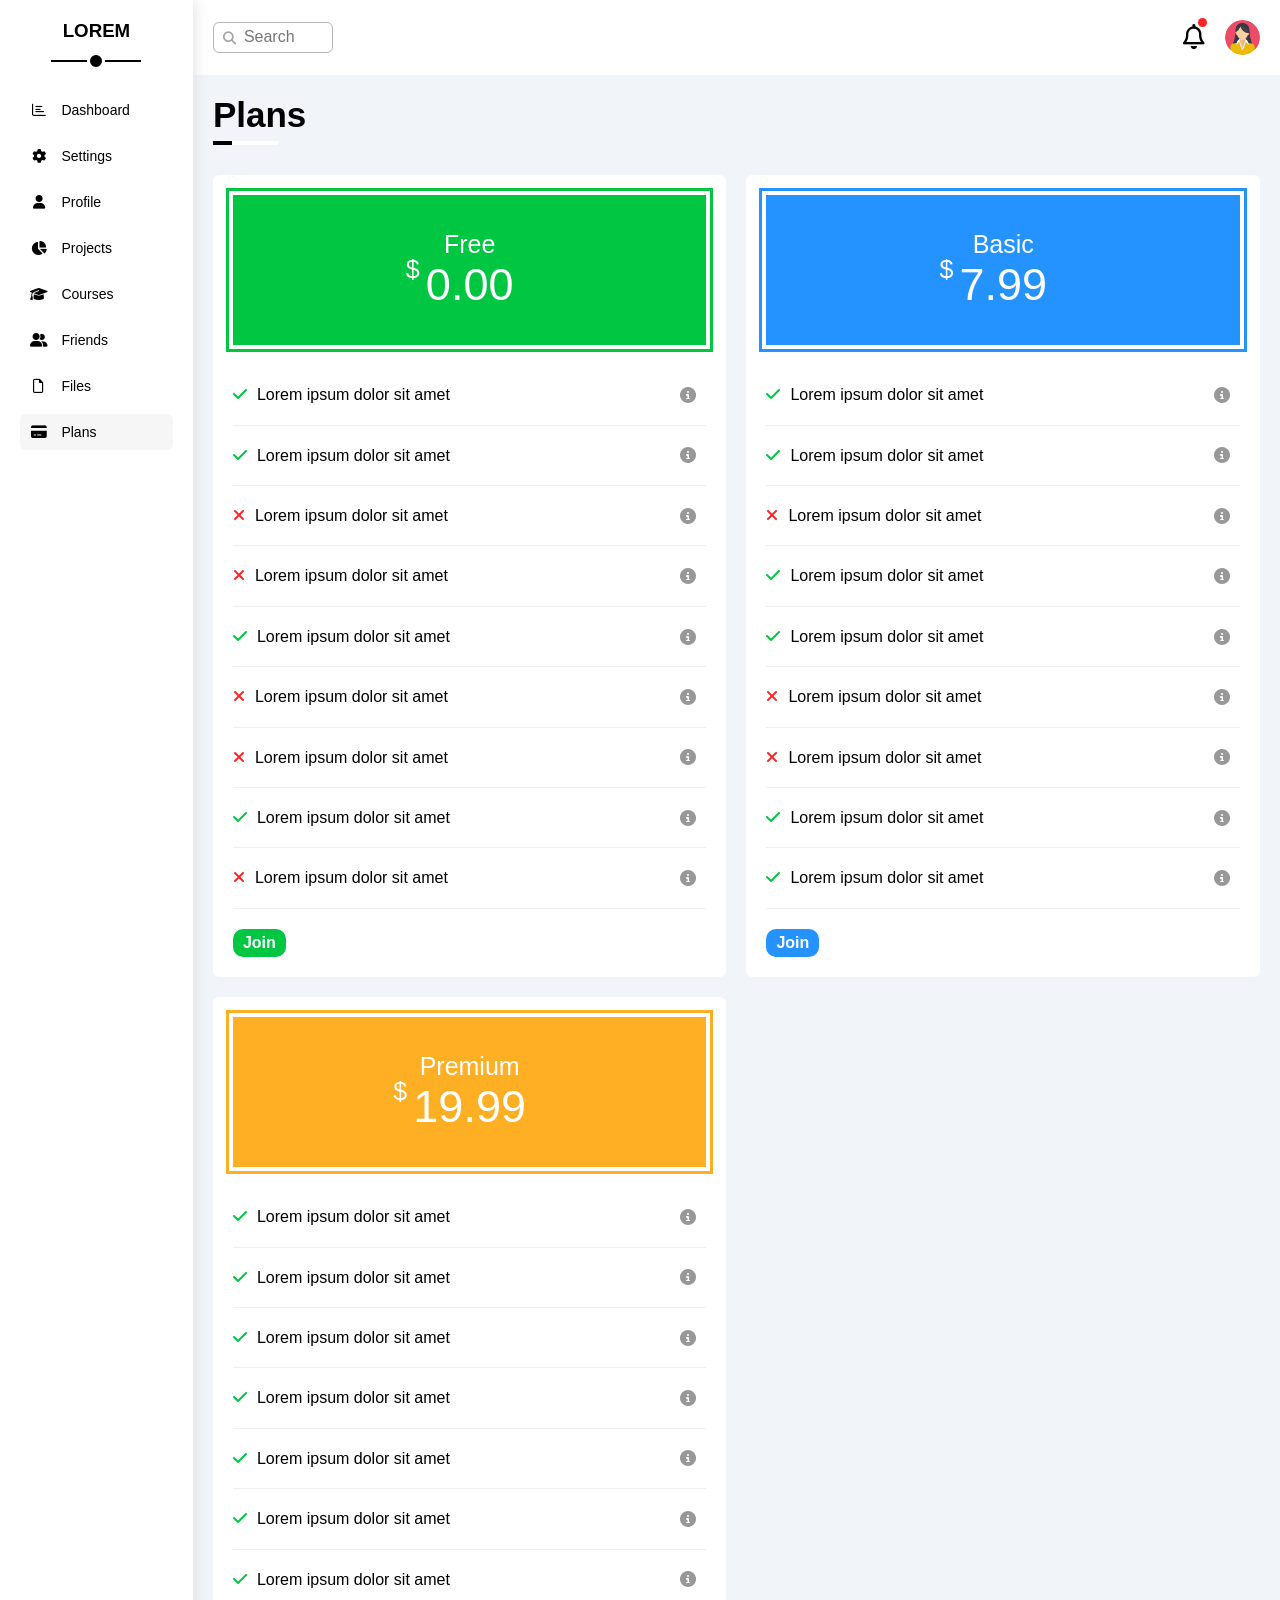
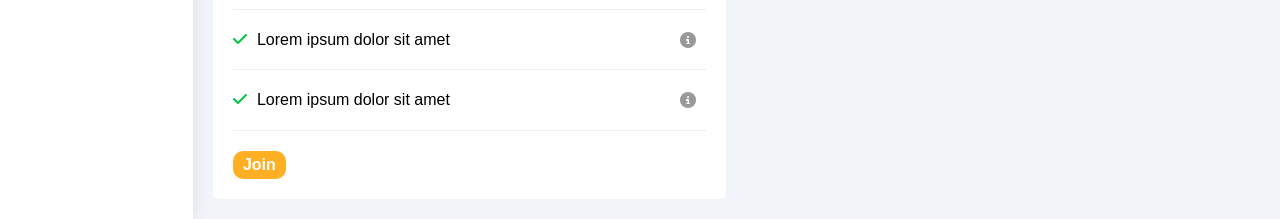
<file: html-css-temp4/index/Plans.html>
<!DOCTYPE html>
<html lang="en">
<head>
    <meta charset="UTF-8">
    <meta name="viewport" content="width=device-width, initial-scale=1.0">

    <link rel="stylesheet" href="../css/framework.css">
    <link rel="stylesheet" href="../css/style.css">
    <link rel="stylesheet" href="../css/normalize.css">
    <link rel="stylesheet" href="../css/all.min.css">
    <title>template4</title>
    <link rel="preconnect" href="https://fonts.googleapis.com">
    <link rel="preconnect" href="https://fonts.gstatic.com" crossorigin>
    <link href="https://fonts.googleapis.com/css2?family=Open+Sans:ital,wght@0,300..800;1,300..800&display=swap" rel="stylesheet">
</head>
<body>
    <div class="page d-flex">
        <div class="sidebar bg-white p-20 p-relative b-sh">
            <h3 class=" txt-c mt-0 mr-0 mb-50 p-relative ">LOREM</h3>
            <ul>
                <li>
                    <a  href="index.html">
                        <i class="fa-regular fa-chart-bar fa-fw"></i>
                        <span>Dashboard</span>
                    </a>
                </li>
                <li>
                    <a href="Settings.html">
                        <i class="fa-solid fa-gear fa-fw"></i>
                        <span>Settings</span>
                    </a>
                </li>
                <li>
                    <a href="Profile.html">
                        <i class="fa-solid fa-user fa-fw"></i>
                        <span>Profile</span>
                    </a>
                </li>
                <li>
                    <a  href="Project.html">
                        <i class="fa-solid fa-chart-pie fa-fw"></i>
                        <span>Projects</span>
                    </a>
                </li>
                <li>
                    <a href="Courses.html">
                        <i class="fa-solid fa-graduation-cap fa-fw"></i>
                        <span>Courses</span>
                    </a>
                </li>
                <li>
                    <a href="Friends.html">
                        <i class="fa-solid fa-user-group fa-fw"></i>
                        <span>Friends</span>
                    </a>
                </li>
                <li>
                    <a href="Files.html">
                        <i class="fa-regular fa-file fa-fw"></i>
                        <span>Files</span>
                    </a>
                </li>
                <li>
                    <a class="active" href="Plans.html">
                        <i class="fa-solid fa-credit-card fa-fw"></i>
                        <span>Plans</span>
                    </a>
                </li>
            </ul>
        </div>
        <div class="content full-w ">
            <div class="header bg-white just-between p-20 ">
                <div class="search p-relative">
                    <i class="fa-solid fa-magnifying-glass"></i>
                    <input type="search" placeholder="Search" class="p-5 rad-6 ">
                </div>
                <div class="icons just-between">
                    <i class="fa-regular fa-bell "></i>
                    <img src="../images/WhatsApp Image 2024-09-30 at 20.47.26_af7a7b42.jpg" class="circle ml-20" alt="">
                </div>
            </div>
            <h2 class="heading">Plans</h2>
            <div class="wrapper d-grid gap-20">
                <div class="plan p-20">
                    <div class="price">
                        <span>Free</span>
                            <span>0.00</span>
                        
                    </div>
                    <div class="box">
                        <span>Lorem ipsum dolor sit amet</span>
                        <i class="fa-solid fa-circle-info"></i>
                    </div>
                    <div class="box">
                        <span>Lorem ipsum dolor sit amet</span>
                        <i class="fa-solid fa-circle-info"></i>
                    </div>
                    <div class="box">
                        <span>Lorem ipsum dolor sit amet</span>
                        <i class="fa-solid fa-circle-info"></i>
                    </div>
                    <div class="box">
                        <span>Lorem ipsum dolor sit amet</span>
                        <i class="fa-solid fa-circle-info"></i>
                    </div>
                    <div class="box">
                        <span>Lorem ipsum dolor sit amet</span>
                        <i class="fa-solid fa-circle-info"></i>
                    </div>
                    <div class="box">
                        <span>Lorem ipsum dolor sit amet</span>
                        <i class="fa-solid fa-circle-info"></i>
                    </div>
                    <div class="box">
                        <span>Lorem ipsum dolor sit amet</span>
                        <i class="fa-solid fa-circle-info"></i>
                    </div>
                    <div class="box">
                        <span>Lorem ipsum dolor sit amet</span>
                        <i class="fa-solid fa-circle-info"></i>
                    </div>
                    <div class="box">
                        <span>Lorem ipsum dolor sit amet</span>
                        <i class="fa-solid fa-circle-info"></i>
                    </div>
                    <a href="#" class="btn">Join</a>
                </div>
                <div class="plan p-20">
                    <div class="price">
                        <span>Basic</span>
                            <span>7.99</span>
                        
                    </div>
                    <div class="box">
                        <span>Lorem ipsum dolor sit amet</span>
                        <i class="fa-solid fa-circle-info"></i>
                    </div>
                    <div class="box">
                        <span>Lorem ipsum dolor sit amet</span>
                        <i class="fa-solid fa-circle-info"></i>
                    </div>
                    <div class="box">
                        <span>Lorem ipsum dolor sit amet</span>
                        <i class="fa-solid fa-circle-info"></i>
                    </div>
                    <div class="box">
                        <span>Lorem ipsum dolor sit amet</span>
                        <i class="fa-solid fa-circle-info"></i>
                    </div>
                    <div class="box">
                        <span>Lorem ipsum dolor sit amet</span>
                        <i class="fa-solid fa-circle-info"></i>
                    </div>
                    <div class="box">
                        <span>Lorem ipsum dolor sit amet</span>
                        <i class="fa-solid fa-circle-info"></i>
                    </div>
                    <div class="box">
                        <span>Lorem ipsum dolor sit amet</span>
                        <i class="fa-solid fa-circle-info"></i>
                    </div>
                    <div class="box">
                        <span>Lorem ipsum dolor sit amet</span>
                        <i class="fa-solid fa-circle-info"></i>
                    </div>
                    <div class="box">
                        <span>Lorem ipsum dolor sit amet</span>
                        <i class="fa-solid fa-circle-info"></i>
                    </div>
                    <a href="#" class="btn">Join</a>
                </div>
                <div class="plan p-20">
                    <div class="price">
                        <span>Premium</span>
                            <span>19.99</span>
                        
                    </div>
                    <div class="box">
                        <span>Lorem ipsum dolor sit amet</span>
                        <i class="fa-solid fa-circle-info"></i>
                    </div>
                    <div class="box">
                        <span>Lorem ipsum dolor sit amet</span>
                        <i class="fa-solid fa-circle-info"></i>
                    </div>
                    <div class="box">
                        <span>Lorem ipsum dolor sit amet</span>
                        <i class="fa-solid fa-circle-info"></i>
                    </div>
                    <div class="box">
                        <span>Lorem ipsum dolor sit amet</span>
                        <i class="fa-solid fa-circle-info"></i>
                    </div>
                    <div class="box">
                        <span>Lorem ipsum dolor sit amet</span>
                        <i class="fa-solid fa-circle-info"></i>
                    </div>
                    <div class="box">
                        <span>Lorem ipsum dolor sit amet</span>
                        <i class="fa-solid fa-circle-info"></i>
                    </div>
                    <div class="box">
                        <span>Lorem ipsum dolor sit amet</span>
                        <i class="fa-solid fa-circle-info"></i>
                    </div>
                    <div class="box">
                        <span>Lorem ipsum dolor sit amet</span>
                        <i class="fa-solid fa-circle-info"></i>
                    </div>
                    <div class="box">
                        <span>Lorem ipsum dolor sit amet</span>
                        <i class="fa-solid fa-circle-info"></i>
                    </div>
                    <a href="#" class="btn">Join</a>
                </div>
            </div>
        </div>
    </div>
</body>
</html>
</file>
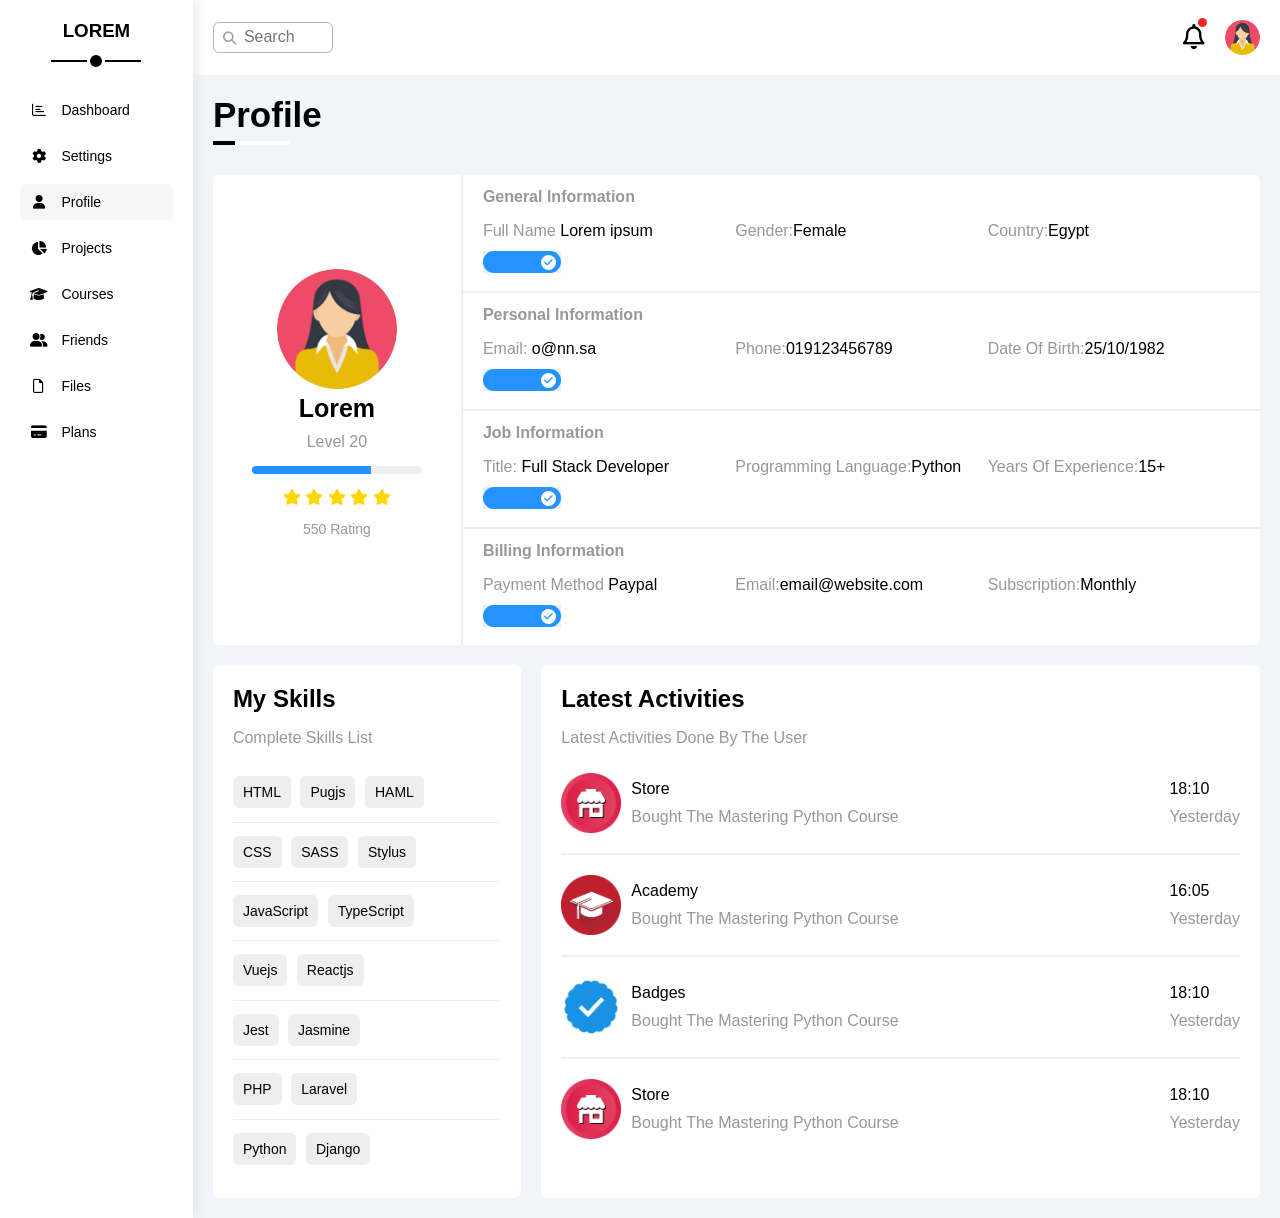
<file: html-css-temp4/index/Profile.html>
<!DOCTYPE html>
<html lang="en">
<head>
    <meta charset="UTF-8">
    <meta name="viewport" content="width=device-width, initial-scale=1.0">

    <link rel="stylesheet" href="../css/framework.css">
    <link rel="stylesheet" href="../css/style.css">
    <link rel="stylesheet" href="../css/normalize.css">
    <link rel="stylesheet" href="../css/all.min.css">
    <title>template4</title>
    <link rel="preconnect" href="https://fonts.googleapis.com">
    <link rel="preconnect" href="https://fonts.gstatic.com" crossorigin>
    <link href="https://fonts.googleapis.com/css2?family=Open+Sans:ital,wght@0,300..800;1,300..800&display=swap" rel="stylesheet">
</head>
<body>
    <div class="page d-flex">
        <div class="sidebar bg-white p-20 p-relative b-sh">
            <h3 class=" txt-c mt-0 mr-0 mb-50 p-relative ">LOREM</h3>
            <ul>
                <li>
                    <a  href="index.html">
                        <i class="fa-regular fa-chart-bar fa-fw"></i>
                        <span>Dashboard</span>
                    </a>
                </li>
                <li>
                    <a href="Settings.html">
                        <i class="fa-solid fa-gear fa-fw"></i>
                        <span>Settings</span>
                    </a>
                </li>
                <li>
                    <a class="active" href="Profile.html">
                        <i class="fa-solid fa-user fa-fw"></i>
                        <span>Profile</span>
                    </a>
                </li>
                <li>
                    <a  href="Project.html">
                        <i class="fa-solid fa-chart-pie fa-fw"></i>
                        <span>Projects</span>
                    </a>
                </li>
                <li>
                    <a href="Courses.html">
                        <i class="fa-solid fa-graduation-cap fa-fw"></i>
                        <span>Courses</span>
                    </a>
                </li>
                <li>
                    <a href="Friends.html">
                        <i class="fa-solid fa-user-group fa-fw"></i>
                        <span>Friends</span>
                    </a>
                </li>
                <li>
                    <a href="Files.html">
                        <i class="fa-regular fa-file fa-fw"></i>
                        <span>Files</span>
                    </a>
                </li>
                <li>
                    <a href="Plans.html">
                        <i class="fa-solid fa-credit-card fa-fw"></i>
                        <span>Plans</span>
                    </a>
                </li>
            </ul>
        </div>
        <div class="content full-w ">
            <div class="header bg-white just-between p-20 ">
                <div class="search p-relative">
                    <i class="fa-solid fa-magnifying-glass"></i>
                    <input type="search" placeholder="Search" class="p-5 rad-6 ">
                </div>
                <div class="icons just-between">
                    <i class="fa-regular fa-bell "></i>
                    <img src="../images/WhatsApp Image 2024-09-30 at 20.47.26_af7a7b42.jpg" class="circle ml-20" alt="">
                </div>
            </div>
            <h2 class="heading d-flex ">Profile</h2>
            <div class="container pl-20 pr-20 pb-20">
                <div class="profile bg-white  rad-6 flex-col-mobile d-flex">
                    <div class="info txt-c ">
                        <img class="circle" src="../images/WhatsApp Image 2024-09-30 at 20.47.26_af7a7b42.jpg" alt="">
                        <h3 class="mb-0">Lorem</h3>
                        <p class=" fc-sec mt-10 mb-0 ">Level 20</p>
                        <div class="tube "></div>
                        <span>
                            <i class="fa-solid fa-star"></i>
                            <i class="fa-solid fa-star"></i>
                            <i class="fa-solid fa-star"></i>
                            <i class="fa-solid fa-star"></i>
                            <i class="fa-solid fa-star"></i>
                        </span>
                        <p class=" fc-sec fs-14">550 Rating</p>
                    </div>
                    <div class="details  full-w">
                        <div class="box">
                            <h4>General Information</h4>
                            <div class="box-content">
                                <span>
                                    <span class="fc-sec">Full Name</span> Lorem ipsum
                                </span>
                                <span>
                                    <span class="fc-sec">Gender:</span>Female
                                </span>
                                <span>
                                    <span class="fc-sec">Country:</span>Egypt
                                </span>
                                <label class="toogle">
                                    <input type="checkbox" checked>
                                    <div class="switch"></div>
                                </label>
                            </div>
                        </div>
                        <div class="box">
                            <h4 class="fc-sec">Personal Information</h4>
                            <div class="box-content">
                                <span>
                                    <span class="fc-sec">Email:</span> o@nn.sa
                                </span>    
                                <span>
                                    <span class="fc-sec">Phone:</span>019123456789
                                </span>
                                <span>
                                    <span class="fc-sec">Date Of Birth:</span>25/10/1982
                                </span>
                                <label class="toogle">
                                    <input type="checkbox" checked>
                                    <div class="switch"></div>
                                </label>
                                
                            </div>
                        </div>
                        <div class="box">
                            <h4>Job Information</h4>
                            <div class="box-content">
                                <span>
                                    <span class="fc-sec">Title:</span> Full Stack Developer
                                </span>    
                                <span>
                                    <span class="fc-sec">Programming Language:</span>Python
                                </span>
                                <span>
                                    <span class="fc-sec">Years Of Experience:</span>15+
                                </span>
                                <label class="toogle">
                                    <input type="checkbox" checked>
                                    <div class="switch"></div>
                                </label>
                            </div>
                        </div>
                        <div class="box">
                            <h4>Billing Information</h4>
                            <div class="box-content">
                                <span>
                                    <span class="fc-sec">Payment Method</span> Paypal
                                </span>    
                                <span>
                                    <span class="fc-sec">Email:</span>email@website.com
                                </span>
                                <span>
                                    <span class="fc-sec">Subscription:</span>Monthly
                                </span>
                                                                <label class="toogle">
                                    <input type="checkbox" checked>
                                    <div class="switch"></div>
                                </label>
                            </div>
                        </div>
                    </div>
            </div>
            <div class="skills-act ">
                <div class="skills bg-white rad-6 p-20 mt-20">
                    <h2 class="mt-0 mb-10">My Skills</h2>
                    <p class="fc-sec">Complete Skills List</p>
                    <div class="skills-content">
                        <div class="box block-mobile">
                            <span>HTML</span>
                            <span>Pugjs</span>
                            <span>HAML</span>
                        </div>
                        <div class="box block-mobile">
                            <span>CSS</span>
                            <span>SASS</span>
                            <span>Stylus</span>
                        </div>
                        <div class="box block-mobile">
                            <span>JavaScript</span>
                            <span>TypeScript</span>
                        </div>
                        <div class="box block-mobile">
                            <span>Vuejs</span>
                            <span>Reactjs</span>
                        </div>
                        <div class="box block-mobile">
                            <span>Jest</span>
                            <span>Jasmine</span>
                        </div>
                        <div class="box block-mobile">
                            <span>PHP</span>
                            <span>Laravel</span>
                        </div>
                        <div class="box block-mobile">
                            <span>Python</span>
                            <span>Django</span>
                        </div>
                    </div>
                </div>
                <div class="activites bg-white mt-20 p-20 rad-6 ">
                    <h2 class="mt-0 mb-10">Latest Activities</h2>
                    <p class="fc-sec">Latest Activities Done By The User</p>
                    <div class="activites-content">
                        <div class="box just-between pt-10 pb-20 bb">
                            <span class="d-flex align-items-c">
                                <img src="../images/activity-01.png" class="mr-10">
                                <span>Store
                                    <span class="d-block fc-sec mt-10">Bought The Mastering Python Course</span>
                                </span>
                            </span>
                            <span>
                                18:10
                                <span class="d-block fc-sec mt-10">Yesterday</span>
                            </span>
                        </div>
                        <div class="box just-between pt-20 pb-20 bb">
                            <span class="d-flex align-items-c">
                                <img src="../images/activity-02.png" class="mr-10">
                                <span>Academy
                                    <span class="d-block fc-sec mt-10">Bought The Mastering Python Course</span>
                                </span>
                            </span>
                            <span>
                                16:05
                                <span class="d-block fc-sec mt-10">Yesterday</span>
                            </span>
                        </div>
                        <div class="box just-between pt-20 pb-20 bb">
                            <span class="d-flex align-items-c">
                                <img src="../images/activity-03.png" class="mr-10">
                                <span>Badges
                                    <span class="d-block fc-sec mt-10">Bought The Mastering Python Course</span>
                                </span>
                            </span>
                            <span>
                                18:10
                                <span class="d-block fc-sec mt-10">Yesterday</span>
                            </span>
                        </div>
                        <div class="box just-between pt-20 pb-20 ">
                            <span class="d-flex align-items-c">
                                <img src="../images/activity-01.png" class="mr-10">
                                <span>Store
                                    <span class="d-block fc-sec mt-10">Bought The Mastering Python Course</span>
                                </span>
                            </span>
                            <span>
                                18:10
                                <span class="d-block fc-sec mt-10">Yesterday</span>
                            </span>
                        </div>
                    </div>
                </div>
            </div>
            </div>
        </div>
    </div>
</body>
</html>
</file>
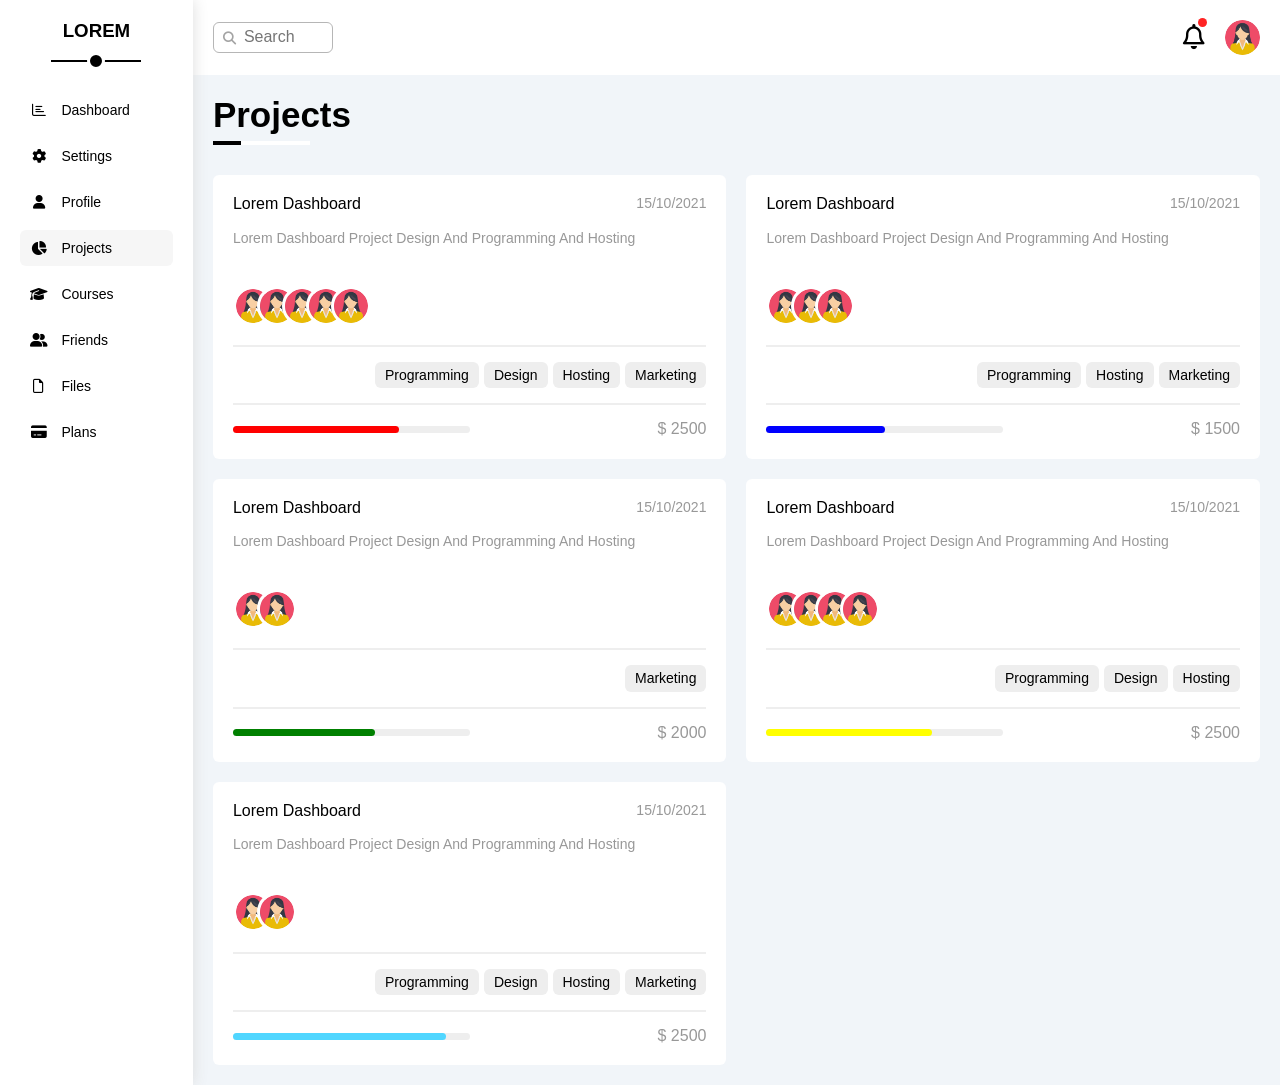
<file: html-css-temp4/index/Project.html>
<!DOCTYPE html>
<html lang="en">
<head>
    <meta charset="UTF-8">
    <meta name="viewport" content="width=device-width, initial-scale=1.0">

    <link rel="stylesheet" href="../css/framework.css">
    <link rel="stylesheet" href="../css/style.css">
    <link rel="stylesheet" href="../css/normalize.css">
    <link rel="stylesheet" href="../css/all.min.css">
    <title>template4</title>
    <link rel="preconnect" href="https://fonts.googleapis.com">
    <link rel="preconnect" href="https://fonts.gstatic.com" crossorigin>
    <link href="https://fonts.googleapis.com/css2?family=Open+Sans:ital,wght@0,300..800;1,300..800&display=swap" rel="stylesheet">
</head>
<body>
    <div class="page d-flex">
        <div class="sidebar bg-white p-20 p-relative b-sh">
            <h3 class=" txt-c mt-0 mr-0 mb-50 p-relative ">LOREM</h3>
            <ul>
                <li>
                    <a href="index.html">
                        <i class="fa-regular fa-chart-bar fa-fw"></i>
                        <span>Dashboard</span>
                    </a>
                </li>
                <li>
                    <a href="Settings.html">
                        <i class="fa-solid fa-gear fa-fw"></i>
                        <span>Settings</span>
                    </a>
                </li>
                <li>
                    <a href="Profile.html">
                        <i class="fa-solid fa-user fa-fw"></i>
                        <span>Profile</span>
                    </a>
                </li>
                <li>
                    <a class="active" href="Project.html">
                        <i class="fa-solid fa-chart-pie fa-fw"></i>
                        <span>Projects</span>
                    </a>
                </li>
                <li>
                    <a href="Courses.html">
                        <i class="fa-solid fa-graduation-cap fa-fw"></i>
                        <span>Courses</span>
                    </a>
                </li>
                <li>
                    <a href="Friends.html">
                        <i class="fa-solid fa-user-group fa-fw"></i>
                        <span>Friends</span>
                    </a>
                </li>
                <li>
                    <a href="Files.html">
                        <i class="fa-regular fa-file fa-fw"></i>
                        <span>Files</span>
                    </a>
                </li>
                <li>
                    <a href="Plans.html">
                        <i class="fa-solid fa-credit-card fa-fw"></i>
                        <span>Plans</span>
                    </a>
                </li>
            </ul>
        </div>
        <div class="content full-w ">
            <div class="header bg-white just-between p-20 ">
                <div class="search p-relative">
                    <i class="fa-solid fa-magnifying-glass"></i>
                    <input type="search" placeholder="Search" class="p-5 rad-6 ">
                </div>
                <div class="icons just-between">
                    <i class="fa-regular fa-bell "></i>
                    <img src="../images/WhatsApp Image 2024-09-30 at 20.47.26_af7a7b42.jpg" class="circle ml-20" alt="">
                </div>
            </div>
            <h2 class="heading">Projects</h2>
            <div class="wrapper d-grid gap-20">
                <div class="project p-20">
                    <p class="mt-0">Lorem Dashboard</p>
                    <p class="fs-14 fc-sec">Lorem Dashboard Project Design And Programming And Hosting</p>
                    <span class="date fc-sec fs-14">15/10/2021</span>
                    <div class="images">
                        <img src="../images/WhatsApp Image 2024-09-30 at 20.47.26_af7a7b42.jpg" alt="">
                        <img src="../images/WhatsApp Image 2024-09-30 at 20.47.26_af7a7b42.jpg" alt="">
                        <img src="../images/WhatsApp Image 2024-09-30 at 20.47.26_af7a7b42.jpg" alt="">
                        <img src="../images/WhatsApp Image 2024-09-30 at 20.47.26_af7a7b42.jpg" alt="">
                        <img src="../images/WhatsApp Image 2024-09-30 at 20.47.26_af7a7b42.jpg" alt="">
                    </div>
                    <div class="techno d-flex flex-col-mobile bb bt">
                        <div>Programming</div>
                        <div>Design</div>
                        <div>Hosting</div>
                        <div>Marketing</div>
                    </div>
                    <div class="money just-between flex-col-mobile">
                        <div class="tube" style="--width:70%; --color:red;"></div>
                        <span class="fc-sec">$ 2500</span>
                    </div>
                </div>
                <div class="project p-20">
                    <p class="mt-0">Lorem Dashboard</p>
                    <p class="fs-14 fc-sec">Lorem Dashboard Project Design And Programming And Hosting</p>
                    <span class="date fc-sec fs-14">15/10/2021</span>
                    <div class="images">
                        <img src="../images/WhatsApp Image 2024-09-30 at 20.47.26_af7a7b42.jpg" alt="">
                        <img src="../images/WhatsApp Image 2024-09-30 at 20.47.26_af7a7b42.jpg" alt="">
                        <img src="../images/WhatsApp Image 2024-09-30 at 20.47.26_af7a7b42.jpg" alt="">
                    </div>
                    <div class="techno d-flex flex-col-mobile bb bt">
                        <div>Programming</div>
                        <div>Hosting</div>
                        <div>Marketing</div>
                    </div>
                    <div class="money just-between flex-col-mobile">
                        <div class="tube" style="--width:50%; --color:blue;"></div>
                        <span class="fc-sec">$ 1500</span>
                    </div>
                </div>
                <div class="project p-20">
                    <p class="mt-0">Lorem Dashboard</p>
                    <p class="fs-14 fc-sec">Lorem Dashboard Project Design And Programming And Hosting</p>
                    <span class="date fc-sec fs-14">15/10/2021</span>
                    <div class="images">
                        <img src="../images/WhatsApp Image 2024-09-30 at 20.47.26_af7a7b42.jpg" alt="">
                        <img src="../images/WhatsApp Image 2024-09-30 at 20.47.26_af7a7b42.jpg" alt="">
                    </div>
                    <div class="techno d-flex flex-col-mobile bb bt">
                        <div>Marketing</div>
                    </div>
                    <div class="money just-between flex-col-mobile">
                        <div class="tube" style="--width:60%; --color:green;"></div>
                        <span class="fc-sec">$ 2000</span>
                    </div>
                </div>
                <div class="project p-20">
                    <p class="mt-0">Lorem Dashboard</p>
                    <p class="fs-14 fc-sec">Lorem Dashboard Project Design And Programming And Hosting</p>
                    <span class="date fc-sec fs-14">15/10/2021</span>
                    <div class="images">
                        <img src="../images/WhatsApp Image 2024-09-30 at 20.47.26_af7a7b42.jpg" alt="">
                        <img src="../images/WhatsApp Image 2024-09-30 at 20.47.26_af7a7b42.jpg" alt="">
                        <img src="../images/WhatsApp Image 2024-09-30 at 20.47.26_af7a7b42.jpg" alt="">
                        <img src="../images/WhatsApp Image 2024-09-30 at 20.47.26_af7a7b42.jpg" alt="">
                    </div>
                    <div class="techno d-flex flex-col-mobile bb bt">
                        <div>Programming</div>
                        <div>Design</div>
                        <div>Hosting</div>
                    </div>
                    <div class="money just-between flex-col-mobile">
                        <div class="tube" style="--width:70%; --color:yellow;"></div>
                        <span class="fc-sec">$ 2500</span>
                    </div>
                </div>
                <div class="project p-20">
                    <p class="mt-0">Lorem Dashboard</p>
                    <p class="fs-14 fc-sec">Lorem Dashboard Project Design And Programming And Hosting</p>
                    <span class="date fc-sec fs-14">15/10/2021</span>
                    <div class="images">
                        <img src="../images/WhatsApp Image 2024-09-30 at 20.47.26_af7a7b42.jpg" alt="">
                        <img src="../images/WhatsApp Image 2024-09-30 at 20.47.26_af7a7b42.jpg" alt="">
                    </div>
                    <div class="techno d-flex flex-col-mobile bb bt">
                        <div>Programming</div>
                        <div>Design</div>
                        <div>Hosting</div>
                        <div>Marketing</div>
                    </div>
                    <div class="money just-between flex-col-mobile">
                        <div class="tube" style="--width:90%; --color:rgb(80, 214, 255);"></div>
                        <span class="fc-sec">$ 2500</span>
                    </div>
                </div>
            </div>
        </div>
    </div>
</body>
</html>
</file>
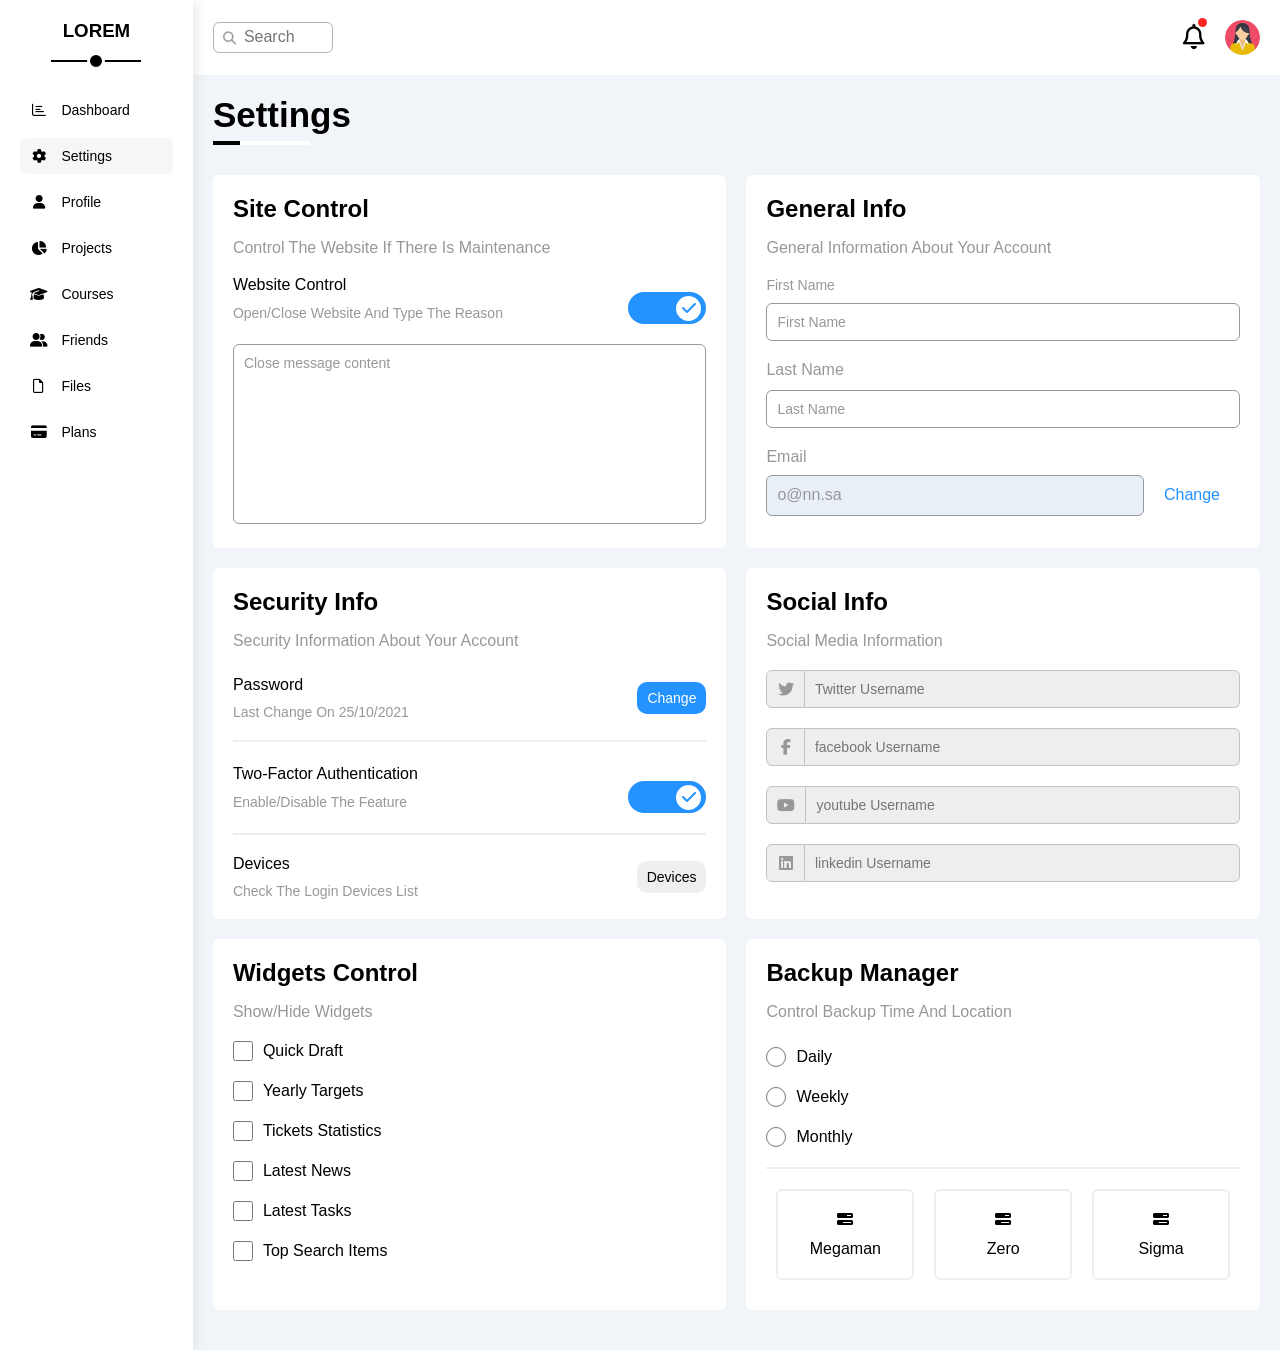
<file: html-css-temp4/index/Settings.html>
<!DOCTYPE html>
<html lang="en">
<head>
    <meta charset="UTF-8">
    <meta name="viewport" content="width=device-width, initial-scale=1.0">

    <link rel="stylesheet" href="../css/framework.css">
    <link rel="stylesheet" href="../css/style.css">
    <link rel="stylesheet" href="../css/normalize.css">
    <link rel="stylesheet" href="../css/all.min.css">
    <title>template4</title>
    <link rel="preconnect" href="https://fonts.googleapis.com">
    <link rel="preconnect" href="https://fonts.gstatic.com" crossorigin>
    <link href="https://fonts.googleapis.com/css2?family=Open+Sans:ital,wght@0,300..800;1,300..800&display=swap" rel="stylesheet">
    
</head>
<body>
    <div class="page d-flex">
        <div class="sidebar bg-white p-20 p-relative b-sh">
            <h3 class=" txt-c mt-0 mr-0 mb-50 p-relative ">LOREM</h3>
            <ul>
                <li>
                    <a href="index.html">
                        <i class="fa-regular fa-chart-bar fa-fw"></i>
                        <span>Dashboard</span>
                    </a>
                </li>
                <li>
                    <a  class="active" href="Settings.html">
                        <i class="fa-solid fa-gear fa-fw"></i>
                        <span>Settings</span>
                    </a>
                </li>
                <li>
                    <a href="Profile.html">
                        <i class="fa-solid fa-user fa-fw"></i>
                        <span>Profile</span>
                    </a>
                </li>
                <li>
                    <a  href="Project.html">
                        <i class="fa-solid fa-chart-pie fa-fw"></i>
                        <span>Projects</span>
                    </a>
                </li>
                <li>
                    <a href="Courses.html">
                        <i class="fa-solid fa-graduation-cap fa-fw"></i>
                        <span>Courses</span>
                    </a>
                </li>
                <li>
                    <a href="Friends.html">
                        <i class="fa-solid fa-user-group fa-fw"></i>
                        <span>Friends</span>
                    </a>
                </li>
                <li>
                    <a href="Files.html">
                        <i class="fa-regular fa-file fa-fw"></i>
                        <span>Files</span>
                    </a>
                </li>
                <li>
                    <a href="Plans.html">
                        <i class="fa-solid fa-credit-card fa-fw"></i>
                        <span>Plans</span>
                    </a>
                </li>
            </ul>
        </div>
        <div class="content full-w ">
            <div class="header bg-white just-between p-20 ">
                <div class="search p-relative">
                    <i class="fa-solid fa-magnifying-glass"></i>
                    <input type="search" placeholder="Search" class="p-5 rad-6 ">
                </div>
                <div class="icons just-between">
                    <i class="fa-regular fa-bell "></i>
                    <img src="../images/WhatsApp Image 2024-09-30 at 20.47.26_af7a7b42.jpg" class="circle ml-20" alt="">
                </div>
            </div>
            <h2 class="heading">Settings</h2>
            <div class="wrapper d-grid gap-20 pb-20">
                <div class="control p-20">
                    <h2>Site Control</h2>
                    <p class="fc-sec">Control The Website If There Is Maintenance</p>
                    <div class="just-between">
                        <span>
                            Website Control
                            <span class="fc-sec d-block mt-10 fs-14">Open/Close Website And Type The Reason</span>
                        </span>
                        <label class="toogle">
                            <input type="checkbox" checked>
                            <div class="switch"></div>
                        </label>
                    </div>
                    <textarea class="full-w mt-20 rad-6 fs-14 p-10" placeholder="Close message content" name="" id=""></textarea>
                </div>
                <div class="general-info">
                    <h2>General Info</h2>
                    <p class="fc-sec">General Information About Your Account</p>
                    <form>
                        <label class="d-block mb-10 fc-sec fs-14 mt-20" for="fname">First Name</label>
                        <input class="d-block full-w p-10 mb-20 rad-6 fs-14 border" type="text" placeholder="First Name" id="fname">
                        <label class="d-block mb-10 fc-sec" for="lname fs-14">Last Name</label>
                        <input class="d-block full-w mb-20 p-10 rad-6 fs-14 border" type="text" placeholder="Last Name" id="lname">
                        <label class="d-block fc-sec s-14" for="email">Email</label>
                        <span class="just-between ">
                            <input class="d-block full-w p-10 rad-6 s-14 border" type="email" id="email" placeholder="o@nn.sa" disabled>
                            <a href="#" class="fc-blue p-20">Change</a>
                        </span>
                    </form>
                </div>
                <div class="security-info">
                    <h2>Security Info</h2>
                    <p class="fc-sec">Security Information About Your Account</p>
                    <div class="box pt-10 pb-20 bb just-between">
                        <span>
                            Password
                            <span class="mt-10 fc-sec fs-14 d-block">Last Change On 25/10/2021</span>
                        </span>
                        <a href="#" class="btn">Change</a>
                    </div>
                    <div class="box pt-20 pb-20 bb just-between">
                        <span>
                            Two-Factor Authentication
                            <span class="mt-10 fc-sec fs-14 d-block">Enable/Disable The Feature</span>
                        </span>
                        <label class="toogle">
                            <input type="checkbox" checked>
                            <div class="switch"></div>
                        </label>
                    </div>
                    <div class="box pt-20   just-between">
                        <span>
                            Devices
                            <span class="mt-10 fc-sec fs-14 d-block">Check The Login Devices List</span>
                        </span>
                        <a href="#" class="btn">Devices</a>
                    </div>
                </div>
                <div class="social-info">
                    <h2>Social Info</h2>
                    <p class="fc-sec">Social Media Information</p>
                    <form>
                        <label class="d-flex fc-sec mt-20 mb-10">
                            <input type="text" class="rad-6 border full-w p-10 fs-14 bg-eee" placeholder="Twitter Username">
                            <i class="fa-brands fa-twitter fa-fw  bg-eee p-10 rad-6 border"></i>
                        </label>
                        <label class="d-flex fc-sec mt-20 mb-10">
                            <input type="text" class="rad-6 border full-w p-10 fs-14 bg-eee" placeholder="facebook Username">
                            <i class="fa-brands fa-facebook-f  fa-fw  bg-eee p-10 rad-6 border"></i>
                        </label>
                        <label class="d-flex fc-sec mt-20 mb-10">
                            <input type="text" class="rad-6 border full-w p-10 fs-14 bg-eee" placeholder="youtube Username">
                            <i class="fa-brands fa-youtube  fa-fw  bg-eee p-10 rad-6 border"></i>
                        </label>
                        <label class="d-flex fc-sec mt-20 mb-10">
                            <input type="text" class="rad-6 border full-w p-10 fs-14 bg-eee" placeholder="linkedin Username">
                            <i class="fa-brands fa-linkedin  fa-fw  bg-eee p-10 rad-6 border"></i>
                        </label>
                    </form>
                </div>
                <div class="widgets">
                    <h2>Widgets Control</h2>
                    <p class="fc-sec">Show/Hide Widgets</p>
                    <div  class="mb-10 mt-20">
                        <input type="checkbox" id="checkbox">
                        <label for="checkbox">Quick Draft</label>
                    </div>
                    <div  class="mb-10 mt-20">
                        <input type="checkbox" id="checkbox1">
                        <label for="checkbox1">Yearly Targets</label>
                    </div>
                    <div  class="mb-10 mt-20">
                        <input type="checkbox" id="checkbox2">
                        <label for="checkbox2">Tickets Statistics</label>
                    </div>
                    <div  class="mb-10 mt-20">
                        <input type="checkbox" id="checkbox3">
                        <label for="checkbox3">Latest News</label>
                    </div>
                    <div  class="mb-10 mt-20">
                        <input type="checkbox" id="checkbox4">
                        <label for="checkbox4">Latest Tasks</label>
                    </div>
                    <div  class="mb-10 mt-20">
                        <input type="checkbox" id="checkbox5">
                        <label for="checkbox5">Top Search Items</label>
                    </div>
                </div>
                <div class="backup">
                    <h2>Backup Manager</h2>
                    <p class="fc-sec">Control Backup Time And Location</p>
                    <form class="bb pt-10 pb-20">
                        <label class="d-block mb-20">
                            <input type="radio" name="date">
                            Daily
                        </label>
                        <label class="d-block mb-20">
                            <input type="radio" name="date">
                            Weekly
                        </label >
                        <label class="d-block ">
                            <input type="radio" name="date">
                            Monthly
                        </label>
                    </form>
                    <div class="btns block-mobile txt-c-mobile just-between flex-col-mobile mt-10">
                        <label>
                            <input type="radio" name="backup-btn">
                            <div>
                                <i class="fa-solid fa-bars-progress"></i>
                                <span>Megaman</span>
                            </div>
                        </label>
                        <label>
                            <input type="radio"  name="backup-btn">
                            <div>
                                <i class="fa-solid fa-bars-progress"></i>
                                <span>Zero</span>
                            </div>
                        </label>
                        <label>
                            <input type="radio"  name="backup-btn">
                            <div>
                                <i class="fa-solid fa-bars-progress"></i>
                                <span>Sigma</span>
                            </div>
                        </label>
                    </div>
                </div>
            </div>
        </div>
    </div>
</body>
</html>
</file>
<file: html-css-temp1/css/style.css>
@import url('https://fonts.googleapis.com/css2?family=Work+Sans:ital,wght@0,100..900;1,100..900&display=swap');
:root{
        --main-color:#6B4A8C;
        --sec-color: #e7d8f8;
        --third-color: #A7ACE3;
}
*{
        -moz-box-sizing: border-box;
        -webkit-box-sizing: border-box;
        box-sizing: border-box;
        font-family: work sans;
        color: #351e4e;
}
body{
        background-color: #f4ecff;
}
html{
        scroll-behavior: smooth;
}
.container{
        margin: auto;
        width: 80%;
        margin-left:auto;
        margin-right:auto;
}
.special-heading{
        color: #d1c0e47e;
        font-size: 100px;
        text-align: center;
        font-weight: 800;
        letter-spacing: -4px;
        margin: 0%;
}
.special-heading + p {
        text-align: center;
        margin-top: -28px;
        margin-left: 0%;
        margin-right: 0%;
}
@media screen and ( max-width:767px ){
        .special-heading{
                font-size: 60px;
        }
        .special-heading + p{
                margin-top: -20px;
        }
}

/*END GLOBAL RULES*/
/*START HEADER*/
.header{
        padding: 0px;
}
.header .container{
        display: flex;
        justify-content: space-between;
        align-items: center;
}
.header .logo{
        width: 50px;
}
.header .link{
        position: relative;
        z-index: 1;
}
.header .link .icon{
        width: 20px;
        display: flex;
        flex-wrap: wrap;
        justify-content: flex-end;
}
.header .link .icon span{
        background-color: #2C1940;
        margin-bottom: 3px;

}
.header .link .icon span:first-child{
        height: 2px;
        width: 100%;

}
.header .link .icon span:nth-child(2){
        height: 2px;
        width: 60%;
        transition: 0.3s;
}
.header .link:hover .icon span:nth-child(2){
        width: 100%;
}
.header .link .icon span:last-child{
        height: 2px;
        width: 100%;
}
.header .link ul{
        list-style-type: none;
        margin: 0px;
        padding: 0px;
        position: absolute;
        background-color: var(--sec-color);
        right: 0px;
        min-width: 200px;
        top: calc(100% + 10px);
        display: none;

}
.header .link:hover ul{
        display: block;
}
.header .link ul::before{
        content: "";
        border-style: solid;
        border-width: 10px;
        border-color: transparent transparent #e7d8f8 transparent;
        position: absolute;
        right: 5px;
        top: -19px;
}
.header .link li a{
        display: block;
        padding: 15px;
        text-decoration: none;
        color: black;
        transition: 0.3s;
}
.header .link li a:hover{
        padding-left: 25px;
}
.header .link li:not(:last-child) a{
        border-bottom: solid 1px black;
}
.landing{
        background-image: url(../images/wallpaperflare.com_wallpaper\ \(13\).jpg);
        background-position: center;
        background-repeat: no-repeat;
        background-size: cover;
        height: calc( 100vh - 50px);
        display: flex;
        justify-content: center;
        text-align: center;
        align-items: center;
}
.intro-text{
        position: relative;
        top: -100px;
        font-family: work sans;
        padding: 10px;
}
.intro-text h1{
        color: var(--main-color);
        
}
.features{
        padding-top: 60px;
        padding-bottom: 60px;
        background-color: var(--sec-color);
}
.features .container{
        display: grid;
        grid-template-columns: repeat(auto-fit,minmax(250px,auto));

}
.features .container .feat{
        text-align: center;
        margin: 20px;
}
.features .container .feat li{
        color: var(--main-color);
}
.services{
        padding-top: 60px;
        padding-bottom: 60px;
}
.services .services-content{
        display: grid;
        grid-template-columns: repeat(auto-fill,minmax(300px,1fr)) ;
        gap: 20px;
        margin-top: 100px;
}
.services img{
        width: 220px;
        height: 300px;
}
.services .services-content .srv{
        display: flex;
        margin-bottom: 40px;
}
@media screen and ( max-width:767px ){
        .services .services-content .srv{
                flex-direction: column;
                text-align: center;
        }
}
.services .services-content .srv li{
        color: var(--main-color);
        flex-basis: 40px;
}
.services .services-content .srv .text{
        flex:1;
}
.services .services-content h3{
        margin: 0%;
}
.services .services-content .image{
        text-align: center;
        position: relative;
        z-index: 1;
}
.services .services-content .image::before{
        content: " ";
        position: absolute;
        right: 0%;
        background-color: var(--third-color);
        width: 120px;
        height: calc(100% + 100px);
        top: -50px;
        z-index: -1;

}
@media screen and ( max-width:1191.5px ){
        .services .services-content .image{
                display: none;
        }
}


.portfolio{
        padding-top: 60px;
        padding-bottom: 60px;
        background-color: var(--sec-color);
}

.portfolio .portfolio-content{
        display: grid;
        grid-template-columns: repeat(auto-fill,minmax(300px,1fr)) ;
        gap: 20px;
        margin-top: 100px;
}
.portfolio .gallery{
        width: 260px;
        margin: auto;
        background-color: #f4ecff;
}
.portfolio .gallery img{
        width: 100%;
}
.portfolio .portfolio-content .text{
        width: 100%;
        padding: 10px;
}
@media screen and ( max-width:767px ){
        .portfolio .portfolio-content .gallery{
                flex-direction: column;
        }
}

.portfolio .portfolio-content h3{
        margin: 0%;
}

.about{
        padding-top: 60px;
        padding-bottom: 60px;
}
.about-content{
        margin-top: 100px;
        display: flex;
        flex-wrap: wrap;
        justify-content: space-between;
}
.about-content .image{
        position: relative;
        z-index: 1;
        width: 250px;
        height:375px;
}
.about-content img{
        width: 100%;
        height: 100%;

}
.about-content .image::before{
        content: " ";
        position: absolute;
        background-color: var(--sec-color);
        width: 120px;
        height: calc(100% + 80px);
        top: -40px;
        z-index: -1;
        left: -20px;
}
.about-content .image::after{
        content: " ";
        position: absolute;
        width: 120px;
        height: 300px;
        border-left: 80px var(--third-color) solid;
        border-bottom: 80px var(--third-color) solid;
        z-index: -1;
        right: -150px;
        top: -40px;

}
.about .text{
        flex-basis: calc(100% - 500px);
        z-index: 1;
}
.about .text > p:first-child{
        font-weight: bolder;
        margin-bottom: 40px;
}
.about .text hr{
        height: 4px;
        background-color: var(--main-color);
        border: none;
        width: 60%;
        text-align: right;
        display: inline-block;
}
@media screen and (max-width:915px){
        .about-content{
                flex-direction: column;
        }
        
}
@media screen and (max-width:510px){

        .about-content .image::after{
                display: none;
        }
        .about-content .image::before{
                display: none;
        }
        .about .text{
                text-align: center;
        }
        .about .image{
                margin: 0 auto 60px ;
        }
}
.contact{
        background-color: var(--sec-color);
        padding-top: 60px;
        padding-bottom: 60px;

}

.contact .contact-content{
        margin-top: 100px;
        text-align: center;
}
.contact .label{
        font-size: 37px;
        font-weight: 800;
        letter-spacing: -2px;
        margin-bottom: 15px;
}
.contact .link{
        display: block;
        font-weight: 800;
        font-size: 35px;
        text-decoration: none;
        color: var(--main-color);
}

.contact .social{
        display: flex;
        justify-content: center;
        margin-top: 20px;
        font-size: 16px;
}
.contact i{
        margin-left: 10px;
        color: var(--third-color);
}
@media screen and (max-width:699px){
        .contact .link  {
                font-size: 30px;
        }
        .contact .label {
                font-size: 32px;
        }

}
@media screen and (max-width:597px){
        .contact .link {
                font-size: 21px;
        }
        .contact .label {
                font-size: 23px;
        }

}

.footer{
        background-color: #28163c;
        color: #eee;
        padding: 15px 10px;
        text-align: center;
        font-size: 18px;
}
.footer span{
        font-weight: bold;
        color: var(--main-color);
}
</file>
<file: html-css-temp2/css/style.css>
@import url('https://fonts.googleapis.com/css2?family=Open+Sans:ital,wght@0,300..800;1,300..800&display=swap');
:root{
        --color1:#fff3e3;
        --color2:#efc99a;
        --color3:#e19d53;
        --color4:#a16729;
        --color5:#2e2721;
        --trans-color1:#e19c53a8;
        --trans-color2:#2e272192;
        --section-padding:100px
}
body{
        position: relative;
        color: var(--color1);
        font-family: open sans ;
        background-color: var(--color1);
        color: var(--color5);
}
*{
        box-sizing: border-box;
        -moz-box-sizing: border-box;
        -webkit-box-sizing: border-box;
        padding: 0%;
        margin: 0%;
}
html{
        scroll-behavior: smooth;
}
ul{
        list-style-type:none;
}
a{
        text-decoration: none;
        color: var(--color1);
}
.main-heading{
        text-align: center;
}
.main-heading h2{
        text-transform: uppercase;
        font-size: 40px;
        font-weight: normal;
        margin-bottom: 60px;
        position: relative;
        padding-bottom: 20px;
}
.main-heading h2::before{
        content: " ";
        height: 2px;
        width: 100px;
        background-color: var(--color5);
        position: absolute;
        left: calc( 50% - 50px);
        bottom: 0;
}
.main-heading h2::after{
        content: " ";
        height: 10px ;
        width: 10px;
        border: 2px solid var(--color5);
        border-radius: 50%;
        bottom: calc( 0% - 5px);
        left: calc(50% - 5px);
        background-color: var(--color1);
        position: absolute;
}
.main-heading p{
        width: 550px;
        margin: 0 auto 100px;
        max-width: 100%;
        line-height: 2;
}
.container{
        width: 80%;
        margin-left:auto;
        margin-right:auto;
}
header .container{
        display: flex;
        justify-content: space-between;
        align-items: center;
        padding-top: 10px;
        padding-bottom: 10px;
        border-bottom: 1px solid var(--color1) ;
        font-size: 14px;
}
header .logo img{
        width: 70px;
}
header nav{
        display: flex;
        justify-content: space-around;
}
header ul{
        display: flex;
        justify-content: space-around;
}
header li{
        margin: 10px;
}
header .form{
        margin: 10px;
        margin-left: 60px;
        border-left: var(--color1) solid 1px ;
        padding-left: 20px; 
        height: 25px;   
}
header i{
        color: var(--color1);
        font-size: 20px;
}
header nav a{
        padding-bottom: 29px;
}
header li a.active ,
header nav a:hover{
        color: var(--color3);
        border-bottom: solid var(--color3) 1px ;
}
nav .toggle-menu{
        margin: 10px;
        display: none;
}
@media screen and (max-width:735px) {
        .landing{
                position: relative;
        }
        nav .toggle-menu:hover +ul  {
                display: flex;
                flex-direction: column;
                left: 0;
                top: calc( 0% + 73px);
                width: 100%;
                position: absolute;
        }
        nav ul{
                display: none;
                background-color: var(--color5);
        }
        nav .toggle-menu{
                margin: 10px;
                display: block;
        }
        header .form{
                margin-left: 10px; 
        }
        header li a.active ,
        header nav a:hover{
        color: var(--color3);
        border-bottom: none;
}       header li:has(a.active) ,
        header li:hover{
                border-bottom: solid var(--color3);
        }
        header li{
                border-bottom: 1px solid var(--color5);
                margin: 0%;
                padding: 20px;
        }
}
.landing{
        background-image: url(../images/wallpaperflare.com_wallpaper\ \(15\).jpg);
        background-position: center;
        background-size: cover;
        height:101vh;
        z-index: -1;
        margin-top: -73.73px;
        position: relative;
}
.landing .overlay{
        height: 100%;
        background-color: var(--trans-color2);
        position: absolute;
        display: flex;
        align-items: center;
        width: 100%;
}
.landing .overlay .text{
        background-color: var(--trans-color1);
        padding: 40px 50px 40px 20%;
        width: 60%;
        position: relative;
        line-height: 25px;
        color: var(--color1);
}
.landing .overlay .text p{
        margin-top: 20px;
}
.landing .overlay .text h2{
        margin-bottom: 10px;
}
.landing .next-icon {
        position: absolute;
        display: flex;
        justify-content: space-between; /* Use space-between here */
        align-items: center;
        width: 95%;
        margin-left: 2.5%;
}
.landing .next-icon i {
        font-size: 25px;
        color: var(--color1);
}
.landing .next-icon i{
        color: var(--color1);
}
.landing .scroll-circle   {
        position: absolute;
        left: calc(50% - 21px);
        top: 90%;
}
.landing .scroll-circle ul  {
        display: flex;
}
.landing .scroll-circle li {
        height: 10px;
        width:  10px;
        border: var(--color1) 1px solid;
        border-radius: 50%;
        margin: 2px;
}
.landing .scroll-circle li:nth-child(2) {
        background-color: var(--color3);
        border: none;
}
@media screen and (max-width:735px) {
        .landing .overlay .text{
                text-align: center;
                width: 100%;
                padding: 10%;
        }
}
.services{
        padding-top: var(--section-padding);
        padding-bottom: var(--section-padding);
} 
.services .services-content{
        display: grid;
        grid-template-columns: repeat(auto-fit , minmax(382px,1fr));
        column-gap: 40px;
        row-gap: 60px;
}
.services .serv{
        display: flex;
}
.services .serv i{
        margin-right: 50px;
}
.services .serv h3{
        margin-bottom: 30px;
        color: var(--color4);
}
.services .serv p{
        line-height: 2;
        color: var(--color5);
}
@media screen and (max-width:539px){
        .services .services-content{
                display:block;
        }
        .services-content .serv{
                display: flex;
                flex-direction: column;
                text-align: center;
                margin-bottom: 60px;
        }
        .services-content .serv i{
                margin: 0 0 30px;
        }
}
.design{
        background-image: url(../images/wallpaperflare.com_wallpaper\ \(24\).jpg);
        background-position: center;
        background-repeat: no-repeat;
        background-size: cover;
        height: 400px;
        padding-top: var(--section-padding);
        padding-bottom: var(--section-padding);
        position: relative;
}
.design .overlay{
        height: 100%;
        background-color: var(--trans-color2);
        position: absolute;
        width: 100%;
        left: 0;
        top: 0;
        overflow:hidden;
        align-content: center;
}
.design .design-content{
        display: flex;
        align-items: center;
}
.design .images ,
.design .text-box{
        position: relative;
        flex: 1;
}
.design .images{
        text-align: center;
}
.design .text-box{
        background-color:var(--trans-color1);
        padding: 40px 50px 40px 50px;
        width: 60%;
        position: relative;
        line-height: 25px;
        color: var(--color1);
}
.design .text-box .text {
        display: flex;
        line-height: 25px;
        margin-top: 20px;
}
.design .text-box i {
        font-size: 12px;
        margin-right: 20px;
        position: relative;
        top: 5px;
}
.design .text-box h2 {
        margin-bottom: 10px;
}
.design .text-box i {
        font-size: 20px;
        margin-right: 20px;
        position: relative;
        top: 5px;
}
.design img{
        width: 380px;
        position: relative;
        top: 100px;
}
.design .images{
        position: relative;
        bottom: -850;
}
@media screen and (max-width:735px) {
        .design  .text-box{
                width: 100%;          
        }
        .design h2{
                flex: 1;
        }
        .design .images{
                display: none;
        }
}
.portfolio{
        padding-top: var(--section-padding);
        padding-bottom: var(--section-padding);
}
.portfolio .suffle{
        display: flex;
        justify-content: center;
}
.portfolio .suffle li{
        padding: 10px ;
}
.portfolio .suffle li.active{
        padding: 10px ;
}
.portfolio .suffle li.active ,
.portfolio .suffle li:hover{
        background-color: var(--color3);
        color: var(--color1);
}
.portfolio .images-container{
        display: flex;
        flex-wrap: wrap;
        margin-top: 60px;
}
.portfolio .images-container .box{
        flex-basis: 25%;
        position: relative;
        overflow: hidden;
        margin-bottom: 5px;
}
.portfolio .images-container .box:hover .caption{
        bottom: 0;
}
.portfolio .images-container .box:hover img{
        transform: rotate(3deg) scale(1.1);
}
.portfolio .images-container .box img{
        width: 100%;
        height: 100%;
        transition: 0.3s;
}
.portfolio .images-container .caption{
        position: absolute;
        left: 0;
        padding: 20px;
        background-color: var(--color1);
        width: 100%;
        transition: 0.3s;
        bottom: -100%;
}
.portfolio .images-container .caption h4{
        margin-bottom: 10px;
}
.portfolio .images-container .caption p{
        color: var(--color3);
}
@media screen and (max-width:930px) {
        .portfolio .images-container .box{
                flex-basis: 50%;
        }
}
@media screen and (max-width:545px) {
        .portfolio .images-container .box{
                flex-basis: 100%;
        }
}
.portfolio .more {
        background-color: var(--color3);
        height: fit-content;
        width: fit-content;
        margin: 30px auto;
        text-decoration: none;
        padding: 20px;
        display: block;
}
.portfolio .more:hover {
        border: var(--color4) solid 1px;
        color: var(--color4);
}
.video{
        position: relative;
}
.video::before{
        content:" ";
        background-color: var(--trans-color2);
        position: absolute;
        left: 0;
        top: 0;
        bottom: 0;
        width: 100%;
        height: 100%;
}
.video video{
        width: 100%;
        overflow: hidden;
}
.video .text{
        width: 100%;
        background-color:var(--trans-color1);
        text-align: center;
        position: absolute;
        top: 50%;
        padding: 5%;
        transform: translateY(-50%);
        color: var(--color1);
        max-height: 100%;
}
.video .text h2{
        margin: 0  0 3%;
        text-transform: uppercase;
        font-weight: normal;
}
.video .text p{
        margin-bottom: 3%;
}
.video .text button{
        color: var(--color1);
        background-color: var(--color5);
        border: none;
        height: fit-content;
        width: fit-content;
        text-decoration: none;
        padding: 10px 20px;
}
.about{
        padding-top: var(--section-padding);
        overflow: hidden;
        text-align: center;

}
.about img{
        width: 550px;
        position: relative;
        bottom: -10px;
        margin-top: -10px;
        max-width: 100%;

}
.Statistics{
        background-image: url(../images/wallpaperflare.com_wallpaper\ \(126\).jpg);
        background-position: center;
        background-size: cover;
        background-repeat: no-repeat;
        padding-top: var(--section-padding);
        padding-bottom: var(--section-padding);
        position: relative;
        text-align: center;
}
.Statistics::before{
        content: " ";
        position: absolute;
        background-color: var(--trans-color2);
        left: 0;
        bottom: 0;
        height: 100%;
        width: 100%;
}
.Statistics .container{
        position: relative;
        color: var(--color1);
        display: flex;
        flex-wrap: wrap;
}
.Statistics .stat {
        padding: 50px;
        background-color: var(--trans-color1);
        flex-basis: 25%;
}
.Statistics .stat .icon{
        font-size: 20px;
        background-color: var(--color5);
        padding: 15px;
        width: fit-content;
        height: fit-content;
        margin: 0 auto 20px;
        border-radius: 50%;
        border: solid var(--color3) 1px;
}
.Statistics .stat h2{
        font-size: 40px;
        margin-bottom: 20px;
}
@media screen and (max-width:1100px) {
        .Statistics  .stat{
                flex-basis: 50% ;
        }
}
@media screen and (max-width:640px) {
        .Statistics .stat{
                flex-basis: 100% ;
        }
}
.our-skils{
        padding-top: var(--section-padding);
        padding-bottom: var(--section-padding);
        color: var(--color5);
}
.our-skils p{
        line-height: 2;
}
.our-skils .container{
        display: flex;
}
.our-skils .container .testimonials{
        flex: 1;
        margin-right: 50px;
}
.our-skils .container .skils{
        flex: 1;
        margin-left: 50px;
}
.our-skils .container .testimonials h2{
        text-align: center;
        text-transform: uppercase;
        font-weight: normal;
        margin-bottom: 40px;
}
.our-skils .container .testimonials>p{
        text-align: center;
        margin-bottom: 50px;
        font-weight: lighter;
}
.our-skils .container .testimonials .customer{
        display: flex;
}
.our-skils .container .testimonials .customer .paragraph{
        border-bottom: solid 1px;
        margin-bottom: 40px;
        padding-bottom: 40px;
        position: relative;
}
.our-skils .container .testimonials .customer p.name{
        position: absolute;
        right: 0;
        bottom: 10px;
        font-size: 12px;
        font-weight: lighter;
}
.our-skils .container .testimonials img{
        width: 100px;
        height: 100px;
        border-radius: 50%;
        margin-right: 40px;
        position: relative;
        top: 3px;
}
.our-skils .container .skils h2{
        text-align: center;
        text-transform: uppercase;
        font-weight: normal;
        margin-bottom: 40px;
}
.our-skils .container .skils>p{
        text-align: center;
        margin-bottom: 50px;
        font-weight: lighter;
}
.our-skils .scroll-circle   {
        display: flex;
        justify-content: center;
        position: relative;       
}
.our-skils .scroll-circle ul  {
        display: flex;
}
.our-skils .scroll-circle li {
        height: 10px;
        width:  10px;
        border: var(--color5) 1px solid;
        border-radius: 50%;
        margin: 2px;
}
.our-skils .scroll-circle li:nth-child(2) {
        background-color: var(--color3);
        border: none;
}
.percent .tube{
        width: 100%;
        height: 30px;
        background-color: var(--color2);
        position: relative;
}
.percent .tube::after{
        content:" ";
        left: 0;
        bottom: 0;
        width: var(--width);
        height: 100%;
        background-color: var(--color3);
        position: absolute;
}
.percent .perc {
        background-color: var(--color5);
        color: var(--color1);
        padding: 6px;
        width: fit-content;
        height: fit-content;
        margin-bottom: 15px;
        position: relative;
        border-radius: 6px;
        margin-left: calc(var(--position) - 30.4px);
}
.percent .perc::after {
        content: " ";
        position: absolute;
        bottom:-24px;
        left: 30%;
        border-width: 15px ;
        border-style: solid;
        border-color: var(--color5) transparent transparent transparent ;
        border-radius: 6px;
}
.percent p{
        margin-bottom: -30px;
        text-transform: uppercase;
}
.percent .perc-box{
        margin-bottom: 30px;
}
@media screen and (max-width:1070px) {
        .our-skils .container{
                display: flex;
                flex-direction: column;
        }
        .our-skils .container .testimonials{
                margin-bottom: 80px;
                margin-right: 0px;
        }
        .our-skils .container .skils{
                margin-left: 0px;
        }
        .our-skils .container .testimonials{
                margin-right: 0px;
        }
}
@media screen and (max-width:640px) {
        .our-skils .container .testimonials .customer{
                display: flex;
                flex-direction: column;
                text-align: center;
                align-items: center;
        }
        .our-skils .container .testimonials .customer img{
                margin-bottom: 30px;
                margin-right: 0px;
        }
        .our-skils .container .skils{
                margin-left: 0px;
        }
        .our-skils .container .testimonials{
                margin-right: 0px;
        }
}
.quote{
        background-image: url(../images/wallpaperflare.com_wallpaper\ \(23\).jpg);
        background-position: center;
        background-size: cover;
        height: 300px;
        width: 100%;
        color: var(--color1);
        position: relative;
        padding-top: var(--section-padding);
        padding-bottom: var(--section-padding);

}
.quote::before{
        content: " ";
        position: absolute;
        background-color: var(--trans-color2);
        left: 0;
        bottom: 0;
        height: 100%;
        width: 100%;
}
.quote p{
        position: relative;
        text-align: center;
}
.quote p:first-child{
        font-size: 30px;
        margin-bottom: 20px;
        
}
.pricing{
        padding-top: var(--section-padding);
        padding-bottom: var(--section-padding);
}
.pricing .plans{
        display: grid;
        grid-template-columns: repeat(auto-fill , minmax(250px , 1fr));
        gap: 30px;
        text-align: center;
}

.pricing .plans .plan .head{
        padding: 40px 20px;
        border-top: 1px solid var(--color3);
        border-bottom: 1px solid var(--color3);
}
.pricing .plans .plan .head h3{
        font-weight: normal;
        margin-bottom: 20px;
        text-transform: uppercase;
}
.pricing .plans .plan .head span{
        font-size:60px;
        font-weight: bold;
}
.pricing .plans .plan .head span::before{
        content:"$";
        position: relative;
        font-size: 25px;
        font-weight: normal;
        top: -40px;
        margin-right: 15px;
}
.pricing .plans .plan .head span::after{
        content:"/Mo";
        position: relative;
        font-size: 20px;
        font-weight: normal;
        right: -15px;
}
.pricing .plans .plan ul{
        border-bottom: 1px solid var(--color3);
}
.pricing .plans .plan ul li{
        padding: 20px;
        position: relative;
}
.pricing .plans .plan ul li:not(:last-child)::after{
        content: " ";
        width: 120px;
        height: 1px;
        background-color: var(--color3) ;
        position: absolute;
        left: 50%;
        transform: translateX(-50%);
        bottom: 0;
}
.pricing .plans .plan a{
        color: var(--color5);
        display: block;
        padding: 10px 20px;
        border: 1px solid var(--color3);
        width: fit-content;
        margin: 30px auto;
}
.pricing .contact{
        text-align: center;
        margin: 50px auto 20px;
        font-size: 20px;
}
.pricing .contact-link{
        color: var(--color1);
        background-color: var(--color3);
        display: block;
        width: fit-content;
        margin: 20px auto;
        padding: 10px 20px;
}
.subscribe{
        background-image: url(../images/wallpaperflare.com_wallpaper\ \(17\).jpg);
        background-position: center;
        background-position: center;
        background-size: cover;
        width: 100%;
        color: var(--color1);
        position: relative;
        padding-top: var(--section-padding);
        padding-bottom: var(--section-padding);
        color: var(--color1);
}
.subscribe::before{
        content: " ";
        position: absolute;
        background-color: var(--trans-color2);
        left: 0;
        bottom: 0;
        height: 100%;
        width: 100%;
}
.subscribe .container{
        position: relative;
        display: flex;
        align-items: center;
}
.subscribe .container form{
        display: flex;
        position: relative;
        width: 500px;
        max-width: 100%;
}
.subscribe .container form i{
        position: absolute;
        top: 50%;
        transform: translateY(-50%);
        left: 25px;
        font-size: larger;
}
.subscribe .container form input[type="email"]{
        border: 1px solid var(--color3);
        background-color: transparent;
        padding: 20px 20px 20px 60px;
        caret-color: var(--color3);
        width: calc(100% - 130px);
        border-right: none;
}
.subscribe .container form input[type="email"]:focus{
        outline: none;
        color: var(--color1);
}
.subscribe form ::placeholder{
        color: var(--color1);
}
.subscribe .container form button{
        width: 130px;
        background-color: var(--color3);
        color: var(--color1);
        border: 1px solid var(--color3);
        padding: 10px 20px;
        text-transform: uppercase;
        border-left: none;
}
.subscribe p{
        line-height: 2;
        margin-left: 50px ;
}
@media screen and ( max-width:1120px){
        .subscribe .container{
                flex-direction: column;
        }       
        .subscribe p{
                margin: 30px 0px 0px ;
        } 
}
.contact-us {
        padding-top: var(--section-padding);
        padding-bottom: var(--section-padding);
}

.contact-us .container .content{
        display: flex;
        justify-content: space-between;
}
.contact-us .container .content form{
        display: flex;
        flex-direction: column;
        flex-basis: 100%;
}
.contact-us .container .content form input{
        width:100%;
        height: 60px;
        padding: 20px;
        border: var(--trans-color2) solid 1px;


}
.contact-us .container .content form ::placeholder{
        color: var(--trans-color2);
}
.contact-us .container .content form input:focus{
        outline: none;
}
.contact-us .container .content form textarea:focus{
        outline: none;
}
.contact-us .container .content form input[type="text"]{
        margin-bottom: 25px;
}
.contact-us .container .content form input[type="email"]{
        margin-bottom: 25px;
}
.contact-us .container .content form input[type="submit"]{
        width: fit-content;
        padding: 20px;
        align-self: flex-end;
        border: none;
        background-color: var(--color3);
        color: var(--color1);

}
.contact-us .container .content form textarea{
        margin-bottom: 25px;
        width:100%;
        height: 200px;
        padding: 20px;
        border: var(--trans-color2) solid 1px;
        overflow: auto;
}
.contact-us  .content .text{
        flex-basis: 35%;
        margin-left: 50px;
}
.contact-us  .content .text .box{
        margin-bottom: 60px;
        display: flex;
        flex-direction: column;
        line-height: 2;
}
.contact-us  .content .text .box h3{
        margin-bottom: 20px;
        font-weight: normal;
        text-transform: capitalize;
        
}
@media screen and (max-width:850px) {
        .contact-us .container .content{
                flex-direction: column;
        }
        .contact-us  .content .text{
                margin: 50px 0 0 0 ;
                text-align: center;
        }
}

.foot{
        background-image: url(../images/wallpaperflare.com_wallpaper\ \(126\).jpg);
        background-position: center;
        background-size: cover;
        background-repeat: no-repeat;
        padding-top: var(--section-padding);
        padding-bottom: var(--section-padding);
        position: relative;
        text-align: center;
}
.foot::before{
        content: " ";
        position: absolute;
        background-color: var(--trans-color2);
        left: 0;
        bottom: 0;
        height: 100%;
        width: 100%;
}
.foot .container{
        position: relative;
        color: var(--color1);
}
.foot .container img{
        width: 120px;
        margin-bottom: 30px;
}
.foot .container p{
        font-size: 25px;
        margin: 20px auto 30px;
        text-transform: uppercase;
        padding: 20px;
        border-bottom: 1px var(--color3) solid;
        width: fit-content;
}
.foot .icons i{
        margin: 0 15px 30px ;
}
.foot .copyright{
        position: relative;
        bottom: -40px;
}
.foot .copyright span{
        font-weight: bold;
        color: var(--color3);
}
</file>
<file: html-css-temp3/css/style.css>
:root {
        --main-color: #8652ff;
        --hover-color: #7a52ff;
        --secondary-color:#f6f6f6ee ;
        --coloe3:#ececec;
        --section-padding:100px;
}
html{
        scroll-behavior: smooth;
}
body {
        font-family: "Cairo", sans-serif;
        
}

.container {
        width: 85%;
        margin-left: auto;
        margin-right: auto;
        position: relative;
}

* {
        box-sizing: border-box;
        padding: 0;
        margin: 0;
}

a {
        text-decoration: none;
        color: black;
        transition: 0.3s;
}

a:hover {
        color: var(--hover-color);
}

ul {
        list-style-type: none;
}

header{
        background-color: white;
        box-shadow: 0 0 10px #ddd;
        -webkit-box-shadow: 0 0 10px #ddd;
        -moz-box-shadow: 0 0 10px #ddd;
        max-width: 100%;
}

header .container{
        display: flex;
        justify-content: space-between;
}

header .container .icon a{
        height: 72px;
        display: flex;
        align-items: center;
        max-width: 100%;
}
header .container .icon img{
        width: 70px;
}
header .container .nav{
        overflow: hidden;
}
header .container .nav > ul{
        display: flex;
        font-size: 16px;
        text-transform: capitalize;
}

header .container .nav  ul li  a{
        height: 72px;
        display: flex;
        align-items: center;
        padding: 0 30px;
        transition: 0.3px;
        position: relative;
        z-index: 1;
}
header .container .links  ul li  a{
        padding: 0 0 0 10px;
}
header .container .nav > ul li > a::before{
        content: " ";
        width: 0%;
        height:100%;
        background-color: var(--secondary-color);
        border-top: 5px solid var(--hover-color);
        left: 0;
        top: 0;
        position: absolute;
        transition: 0.3s;
        z-index: -1;
}
header .container .nav > ul li > a:hover::before{
        width: 100%;
}
.other-links{
        position: absolute;
        background-color: #ffffff;
        width: 100%;
        left: 0;
        top: 150px;
        display: flex;
        justify-content: space-evenly;
        z-index: 1000;
        border-top: 1px solid #00000049 ;
        border-bottom: var(--hover-color) 5px solid;
        opacity: 0;
        visibility: hidden;
        transition: opacity 0.3s ease, visibility 0.3s ease , top 0.3s ease;

}
header .container .nav > ul > li:last-child > a:hover + .other-links{
        opacity: 1;
        visibility: visible;
        top: 72px;
}
.other-links:hover{
        opacity: 1;
        visibility: visible;
        top: 72px;
}
.other-links img{

        height: fit-content;
        margin: 20px 0;
        width:  350px;
        margin: 20px;

}
.other-links .links{
        display: flex;
        justify-content: center;
        align-items: center;
        margin: 20px;

}
.other-links .links ul{
        display: grid;
        grid-template-columns: repeat(2 , 1fr);
}
header .other-links .links ul li a{
        border-bottom: #00000049 solid 1px ;
        margin: 0 20px ;
        font-weight: bold;
        color: var(--hover-color);
        font-size: 16px;
        height: 50px;

}
.other-links .links ul li:last-child a,
.other-links .links ul li:nth-child(9) a
{
        border: none;
}

.other-links .links ul li i{
        width: 30px;
}
header  .other-links .links ul li a::before{
        content: " ";
        width: 0%;
        height:100%;
        background-color: var(--secondary-color);
        border-top: none;
        left: 0;
        top: 0;
        position: absolute;
        transition: 0.3s;
}
@media screen and (max-width:950px){
        .other-links img{
                display: none;
        }
        header .other-links{ 
                display: block;
                text-align: left;
        }
        header .other-links .links{ 
                display: block;
                text-align: left;
        }
        
        
}
@media screen and (max-width:770px){
        .other-links{
                position: fixed;
                width: 100%;
                transform: translateY(-44px);
        }
        header .container .other-links  ul li  a{
                height: 8vh;
        }
        .other-links .links ul{
                display: grid;
                grid-template-columns: 1fr;
        }
        header .other-links .links ul li a{
                width: 100%;
                margin: 0;
        }

        .other-links .links {
                display: block;
                width: 100%;
                margin: 0;
                
        }
        .other-links .links ul li a{
                margin: 0 0px;
        }
        .other-links .links ul li:nth-child(9) a
        {
        border-bottom: 1px solid #00000049;
        }
}
@media screen and (max-width:830px){
        header .container{
                display: flex;
                flex-direction: column;
                justify-content: center;
                align-items: center;
                text-align: center;
        }
        header .container .icon a,
        header .container .nav > ul > li > a{
                height: 50px;
                
        }
        .other-links{
                transform: translateY(-44px);
        }
        .other-links:hover{
                top: 144px;
        }
        header .container .nav > ul > li:last-child > a:hover + .other-links{
                top: 144px;
        }

}
@media screen and (max-width:580px){
        header .container .nav > ul li > a{
                padding: 0 10px;
        }
        header .container .nav > ul > li > a{
                font-size: 14px;
                padding: 10px;
        }
}
.landing{
        height: calc(100vh - 72px);
        position: relative;
        overflow: hidden;
        display: flex;
        justify-content: center;
        align-items: center;
}
.landing::before{
        content: " ";
        height: 100vh;
        width: 180%;
        position: absolute;
        background-color: var(--coloe3);
        rotate: -5deg;
        top: -200px;
        left: -70px;
}
@media screen and (max-width:830px){
        .landing{
                height: calc(100vh - 144px);
        }
        .landing .container .landing-content .text h2 {
                font-size: 30px;
        }
        .landing .container .landing-content .text p {
                font-size: 18px;
        }
}

.landing .container{
        display: flex;
        justify-content: center;
        position: relative;
        height: 100%;
}
.landing .landing-content{
        display: flex;
        justify-content: space-between;
        align-items: center;
        transform: translateY(-12%);
        


}
.landing .text{
        flex-basis: 50%;
}
.landing .text h2 {
        font-size: 40px;
        margin-bottom: 10px;
}
.landing .text p{
        font-size: large;
        line-height: 2;
        color: #00000095;
}
.landing .image img{
        width: 500px;
        animation: image 1.6s linear infinite alternate-reverse;
}
@keyframes image {
        from{transform: translateY(20px);}
        to{transform: translateY(-20px);}
}
.landing .container .go-down{
        animation: down 1.5s infinite ;
        color: var(--main-color);
        position: absolute;
        bottom: 0;
        
}
.landing .container a{
        font-size: 30px;
        color: var(--main-color);
        transition: 0.3s;
}
.landing .container a:hover{
        color: var(--hover-color);
}
@keyframes down {
        0%,
        10%,
        20%,
        50%,
        80%,
        100% {
                transform: translateY(0);
        }
        40%, 60%{
                transform: translatey(-15px);
        }
}
@media screen and (max-width:880px){
        .landing .image{
                display: none;
        }
        .landing .text{
                flex-basis: 100%;
                margin-top: -10%;
        }
        .landing {
                display: flex;
                justify-content: center;
                align-items: center;
                text-align: center;
        }
}

.main-heading{
        text-align: center;
        font-size: 30px;
        text-transform: uppercase;
        border: 2px solid;
        width: fit-content;
        padding: 10px 20px;
        margin: 0 auto 100px auto;
        position: relative;
        transition: 0.3s ;
        z-index: 1;
}
.main-heading:hover{
        color: white;
        transition-delay: 0.5s;
        
}
.main-heading::after,
.main-heading::before{
        content: " ";
        width: 12px;
        height: 12px;
        border-radius: 50%;
        background-color: var(--main-color);
        position: absolute;
        top: 50%;
        transform: translatey(-50%);
        z-index: -1;
        
}
.main-heading::before{
        left: -30px;
}
.main-heading::after{
        right: -30px;
}
.main-heading:hover:before{
        animation: left-move 0.5s linear forwards;
}
.main-heading:hover:after{
        animation: right-move 0.5s linear forwards;
}

@keyframes left-move {
        0%{left: -30px; width: 12px; height: 12px; }
        50%{left: 0px;  width:12px; height:12px; }
        100%{left: 0; width: 50%; height: 100%; border-radius: 0 ;}
}
@keyframes right-move {
        0%{right: -30px; width: 12px; height: 12px; }
        50%{right: 0px;  width:12px; height:12px; }
        100%{right: 0; width: 50%; height: 100%; border-radius: 0 ;}
}
.article{
        padding-top: var(--section-padding);
        padding-bottom: var(--section-padding);
}

.article .cards{
        display: grid;
        grid-template-columns: repeat( auto-fill , minmax( 230px , 1fr ));
        gap: 50px;
}
.article .card{
        box-shadow: 0px 0px 15px #ddd;
        border-radius: 5px;
        line-height: 1.5;
        transition: 0.3s;
}
.article .card:hover{
        transform: translateY(-15px);
        box-shadow: 0px 0px 15px #b6b6b6;
}
.article .card:hover .more i{

        animation: next 0.5s infinite;
}
@keyframes next {
        from{transform: translateX(-5px);}
        to{transform: translateX(5px);}
}
.article .card h3{
        text-transform: capitalize;
        margin-bottom: 10px;
}

.article .card img{
        width: 100%;
        border-radius: 5px 5px 0 0;
}
.article .card .text{
        padding: 20px;
        border-bottom: #00000049 solid 1px ;
}
.article .card .more{
        padding: 20px;
        display: flex;
        justify-content: space-between;
        color: var(--main-color);
        align-items: center;
}
.article .card .more a{
        color: var(--main-color);
}

.gallery{
        padding-top: var(--section-padding);
        padding-bottom: var(--section-padding);
        background-color: var(--coloe3);
        position: relative;
}
.gallery::before{
        content: " ";
        background-image: linear-gradient(135deg, white 25%, transparent 25%), linear-gradient(225deg, white 25%, transparent 25%);
        background-size: 30px 30px;
        right: 0;
        width: 100%;
        height: 30px;
        z-index: 1;
        position: absolute;
        top: 0;

}

.gallery .gallery-content{
        display: grid;
        grid-template-columns: repeat( auto-fill , minmax( 260px , 1fr ));
        gap: 50px;

}
.gallery .gallery-content .box{
        width: 100%;
        border: solid 20px white;
        box-shadow: 0px 0px 15px #c9c9c9;
        transition: 0.3s;
        overflow: hidden;
        background-color: white;
}
.gallery .gallery-content img{
        width: 100%;
        transition: 0.3s;

}
.gallery .gallery-content .image{
        position: relative;
        display: flex;
        display: block;
        transition: 0.3s;
}
.gallery .gallery-content .image::before{
        content: " ";
        opacity: 1;
        position: absolute;
        width: 0%;
        height: 0%;
        left: 50%;
        top: 50%;
        z-index: 1;
        transform: translate(-50% , -50%);
        background-color: rgba(255, 255, 255, 0.313);
        margin: auto;
}
.gallery .gallery-content .image:hover:before{
        animation: hover-move 0.3s linear  ;
}
@keyframes hover-move {
        0% ,40% {
                opacity: 1;
        }

        100%{
                width: 200%;
                height: 200%;
                opacity: 0;
        }

}



.gallery .gallery-content .image:hover img{
        rotate: 5deg;
        transform: scale(1.1);
}
.features{
        padding-top: var(--section-padding);
        padding-bottom: var(--section-padding);
}

.features .features-content{
        display: grid;
        grid-template-columns: repeat( auto-fill , minmax( 290px , 1fr ));
        gap: 30px;
}
.features .tall-card{
        border: #00000049 solid 1px ;
        height: 750px;
        overflow: hidden;
        max-width: 100%;



}
.features .tall-card .image{
        position: relative;
        z-index: -1;


}
.features .tall-card .image::before{
        content: " ";
        position: absolute;
        height: 100%;
        width:  100%;
        left: 0;
        top: 0;
        background-color: rgba(255, 0, 0, 0.318);
        
}
.features .tall-card:last-child .image::before{
        background-color: rgba(0, 0, 255, 0.318);
}
.features .tall-card:nth-child(2) .image::before{
        background-color: rgba(0, 255, 0, 0.318);
}
.features .tall-card .image img{
        width: fit-content;
        height: 400px;

        

}
.features .tall-card .text{
        position: relative;
        text-align: center;
        width: 80%;
        margin: -70px auto 0;
        
}
.features .tall-card .text::before{
        content: " ";
        position: absolute;
        width: 550px ;
        height: 550px;
        transform: skew(20deg) ;
        rotate: 90deg;
        left:   -100px;
        z-index: -1;
        top: -120px;
        background-color: rgb(255, 255, 255);
        transition: 0.3s;
}
.features .tall-card:hover .text::before{
        rotate: 20deg;
}
.features .tall-card h2{
        font-size: 35px;
        text-transform: capitalize;
        width: fit-content;
        margin: 0 auto 40px;
        padding: 0 0 20px;
        border-bottom: 7px solid red;
}
.features .tall-card:nth-child(2) h2{
        border-bottom: 7px solid green;
}
.features .tall-card:last-child h2{
        border-bottom: 7px solid blue;
}
.features .tall-card p{
        line-height: 2;
        font-size: larger;
        color: rgba(0, 0, 0, 0.644);
        margin-bottom: 20%;

}

.features .tall-card a{
        font-size: 25px;
        text-transform: capitalize;
        font-weight: bold;
        border: 4px solid;
        padding: 10px 20px;
        border-radius: 5px;
        color: red;
        position: relative;
        z-index: 1;

}

.features .tall-card a::before{
        content: " ";
        position: absolute;
        left: 0;
        bottom: 0;
        width: 0%;
        height: 100%;
        transition: 0.3s;
        z-index: -1;
}
.features .tall-card:hover a::before{
        width: 100%;
}
.features .tall-card:first-child:hover a::before{
        width: 100%;
        background-color: red;
}
.features .tall-card:nth-child(2):hover a::before{
        width: 100%;
        background-color: green;
}
.features .tall-card:last-child:hover a::before{
        width: 100%;
        background-color: blue;
}
.features .tall-card:nth-child(2) a{
        color: green;
}
.features .tall-card:last-child a{
        color: blue;
}
.features .tall-card:first-child:hover a{
        color: white;
        border: solid 4px red;
}
.features .tall-card:nth-child(2):hover a{
        color: white;
        border: solid 4px green;
}
.features .tall-card:last-child:hover a{
        color: white;
        border: solid 4px blue;
}
@media screen and ( max-width:734px){
        .features .tall-card{
                max-width: 450px;
                margin: auto;
        }
}
@media screen and ( max-width:560px){
        .features .tall-card{
                max-width: 100%;
        }
}
.testimonials{
        padding-top: var(--section-padding);
        padding-bottom: var(--section-padding);
        background-color: var(--coloe3);
}

.testimonials .testimonials-content{
        display: grid;
        grid-template-columns: repeat( auto-fill , minmax( 300px , 1fr ));
        gap: 40px;
}
.testimonials .testimonials-content .box{
        background-color: white;
        padding: 20px;
        border-radius: 8px;
        position: relative;
        box-shadow:   0px 0px 15px #c9c9c9;
}
.testimonials .box .icon{
        position: absolute;
        right: 0;
        top: -50px;
}
.testimonials .box .icon img{
        width: 100px;
        border-radius: 50%;
        border: 10px solid var(--coloe3);
}
.testimonials .box .text{
        line-height: 1.7;
        max-width: 100%;

}
.testimonials .box .text p{
        color: #5d5d5ddd;

}
.testimonials .box .text p:last-child{
        margin-top: 10px;

}
.testimonials .box .text span i:not(:last-child){
        color: gold;
}
.team{
        padding-top: var(--section-padding);
        padding-bottom: var(--section-padding);
}
.team .team-content{
        display: grid;
        grid-template-columns: repeat( auto-fill , minmax( 300px , 1fr ));
        gap: 140px 50px ;
}
.team .team-content .box{
        position: relative;
}
.team .team-content .box::before{
        content: " ";
        position: absolute;
        height: calc(100% + 80px);
        width: 80%;
        right: 0;
        bottom: 0;
        background-color: var(--coloe3);
        z-index: -1;
        border-radius: 12px;
        top: 50%;
        transform: translateY(-53%);

}
.team .team-content .box::after{
        content: " ";
        position: absolute;
        height: calc(100% + 80px);
        width: 0%;
        right: 0;
        bottom: 0;
        background-color: rgba(165, 159, 159, 0.55);
        z-index: -1;
        border-radius: 12px;
        top: 50%;
        transform: translateY(-53%);
        transition: 0.3s;
}
.team .team-content .box:hover:after{
        width: 80%;
}
.team .team-content .box:hover h3{
        color: #6b6b6b;
}
.team .team-content .box:hover img{
        filter: grayscale(1);
}

.team .box .data{
        display: flex;
        justify-content: space-evenly;
        align-items: center;


}
.team .box .data img{

        width: calc(100% - 60px);
        border-radius: 12px;
        transition: 0.3s;

}
.team .box .data .links li{
        margin: 30px 10px;
}

.team .box .data .links li i{
        color: #555555;
        transition: 0.3s;
}
.team .box .data .links li i:hover{
        color: var(--hover-color);

}

.team .box .info{
        margin-left: 25% ;
        line-height: 1.5 ;
        padding-top: 20px;




}
.team .box .info h3{
        margin-bottom: 10px;
        font-size: 25px;
        text-transform: capitalize;
        color: var(--main-color);
        transition: 0.3s;
}
.services{
        padding-top: var(--section-padding);
        padding-bottom: var(--section-padding);
        background-color: var(--coloe3);
        position: relative;
}

.services::before{
        content: " ";
        background-image: linear-gradient(135deg, white 25%, transparent 25%), linear-gradient(225deg, white 25%, transparent 25%);
        background-size: 30px 30px;
        right: 0;
        width: 100%;
        height: 30px;
        z-index: 1;
        position: absolute;
        top: 0;

}
.services .services-content{
        display: grid;
        grid-template-columns: repeat( auto-fill , minmax( 270px , 1fr ));
        gap: 40px ;
}

.services .services-content .card{
        background-color: white;
        height: 250px;
        box-shadow: 0 0 15px #b3b3b3;
        transition: 0.3s;
        position: relative;
        overflow: hidden;
}
.services .services-content .card::before,
.services .services-content .card::after{
        content: " ";
        position: absolute;
        top: 0;
        transform: translateY();
        z-index: 111;
        height: 4px;
        width: 0%;
        background-color: var(--hover-color);
        transition: 0.5s;
}
.services .services-content .card::after{
        right:50%;
}
.services .services-content .card::before{
        left:50%;
}
.services-content {
        counter-reset: number; /* Initialize the counter */
}

.services-content .number {
        counter-increment: number; /* Increment the counter for each .number */
}

.services-content .number::before {
        content:"0" counter(number); /* Display the counter */
}

.services .services-content .card:hover::after,
.services .services-content .card:hover::before{
        content: " ";
        width: 100%;

}
.services .services-content .card:hover{
        transform: translateY(-15px);
}
.services  .card .main{
        width: 100%;
        height: 80%;
        display: flex;
        flex-direction: column;
        justify-content: center;
        align-items: center;

}
.services  .card .main i{
        font-size: 60px;
        margin-bottom: 20px;
        color: #cdcdcdc0;
}
.services  .card .main h3{
        font-size: 25px;
        text-transform: capitalize;
        color: var(--main-color);
}
.services  .card .footer{
        width: 100%;
        display: flex;
        overflow: hidden;
        justify-content: space-between;
        align-items: center;
        align-content: center;
        height: 20%;
        background-color: var(--secondary-color);
        position: relative;

}
.services  .card .footer::after{
        content: " ";
        position: absolute;
        left: 0;
        bottom: 0;
        width: 110px;
        z-index: 1;
        border-style: solid ;
        border-color: #cfcfcfdd transparent   transparent transparent;
        border-width: 60px 30px 0px 0px ;

}
.services  .card .footer::before{
        content: " ";
        position: absolute;
        left: 0;
        bottom: 0;
        width: 60px;
        z-index: 2;
        border-style: solid ;
        border-color: var(--main-color) transparent   transparent transparent;
        border-width: 60px 30px 0px 0px ;

}

.services  .card .footer .number{
        color: white;

        padding: 10px 15px ;
        font-size: 30px;
        font-weight: bold;
        z-index: 3;


}


.services  .card .footer a{
        text-transform: capitalize;
        color: var(--hover-color);
        padding: 10px;


}
.skills{
        padding-top: var(--section-padding);
        padding-bottom: var(--section-padding);
}
.skills .skills-content{
        display: flex;
        align-items: center;
        justify-content: space-between;
}
.skills .skills-content img{
        width: 45%;
        
}
.skills .skills-content .stats{
        width: 100%;
        
}
.skills .stats .box{
        position: relative;
        margin-bottom: 20px;
}
.skills  .box p{
        text-transform: capitalize;
        font-weight: bold;
        font-size: larger;
        margin-bottom: 10px;
}
.skills  .box .tube{
        height: 35px;
        width: 100%;
        background-color: var(--coloe3);
        position: relative;
}
.skills .box .tube::before{
        content: " ";
        position: absolute;
        height: 100%;
        width: var(--width);
        background-color: var(--main-color);
        transition: width 0.5s linear;
}


.skills .box span{
        position: absolute;
        right: 0;
        top: 0px;
        font-size: 12px;
        font-weight: bold;
        color: var(--hover-color);
        border: solid 1px #9c9c9c9a;
        padding: 3px;
        border-radius: 4px;
}
@media screen and (max-width:1000px) {
        .skills .skills-content img{
                display: none;
        }
}
.work{
        padding-top: var(--section-padding);
        padding-bottom: var(--section-padding);
        background-color: var(--coloe3);
}
.work .work-content{
        display: flex;
        align-items: center;
        justify-content: space-between;

}
.work .work-content .boxes{
        width: 50%;
}
.work  .boxes .box{
        background-color: #ffffff4d;
        border: solid 2px white;
        border-radius: 8px;
        margin: 20px 0;
        display: flex;
        padding: 30px;
        align-items: center;
        position: relative;
        overflow: hidden;

        
}
.work  .boxes .box::before{
        content: " ";
        position: absolute;
        width: 0%;
        height: 0%;
        top: 50%;
        left: 50%;
        transform: translate(-50% , -50%);
        background-color: var(--coloe3);
        transition: 0.3s;
}
.work  .boxes .box:hover::before{

        width: 100%;
        height: 100%;
}

.work  .boxes .icon img{
        width: 70px;
        position: relative;
}
.work  .boxes .text{
        margin-left: 20px;
        position: relative;
}
.work  .boxes .text h3{
        margin-bottom: 15px;
        text-transform: capitalize;

}
.work  .boxes .text p{
        line-height: 2;
        color: #6b6b6b;
}
.work .work-content > img{
        width: 470px;
        max-width: 100%;
}

@media screen and (max-width:1100px) {
        .work .work-content{
                flex-direction: column;
        }
        .work .work-content .boxes{
                width: 90%;
        }
}
@media screen and (max-width:700px) {
        .work  .boxes .box{
                flex-direction: column;
                text-align: center;
                font-size: smaller;
                padding: 20px 5px;
        }
        .work  .boxes .icon{
                margin-bottom: 20px;
        }
        .work .work-content .boxes{
                width: 100%;
        }
}
.event{
        padding-top: var(--section-padding);
        padding-bottom: var(--section-padding);
        position: relative;
}
.event::after{
        content: url("../images/dots.png");
        position: absolute;
        left: 0;
        bottom: 80px;
        z-index: -1;
        
}
.event::before{
        content: url("../images/dots.png");
        position: absolute;
        right: 0;
        z-index: -1;
}
.event .event-content{
        display: flex;
        justify-content: space-between;
        align-items: center;
        margin-bottom: 80px;
        
}
.event .event-content img{
        width: 450px;
}
.event .event-content .info{
        text-align: center;


}
.event .text h3{
        font-size: 30px;
        margin-bottom: 20px;
}
.event .text p{
        line-height: 2;
        color: #000000c2;
}
.event .info .date{
        display: flex;
        align-items: center;
        justify-content: center;
        

}
.event .date div{
        margin: 0 10px 50px;
        border-radius: 8px;
        border: solid 1px #555555;
        height: 170px;
        padding: 20px 0;
        width: 90px;
        text-align: center;
        position: relative;
        transition: 0.3s;
        background-color: white;
}
.event .date div:hover{
        border: solid 1px var(--hover-color);
}
.event .date div:hover p{
        border-top: solid 1px var(--hover-color);
}
.event .date div span{
        font-size: 45px;
        font-weight: 700;
        color: var(--main-color);
}
.event .date div p{
        position: absolute;
        bottom: 10px;
        border-top: solid 1px #555555;
        width: 100%;
        padding-top: 10px;
        text-transform: capitalize;
        font-size: small;
        transition: 0.3s;
        color: #000000c2;
}
.event .email-box{
        background-color: var(--coloe3);
        width: fit-content;
        margin:  0 auto;
        padding: 30px;
        border-radius: 60px;
        
}
.event .email-box form{
        display: flex;
        justify-content: space-between;
        align-items: center;
}
.event .email-box form input[type="email"]{
        width: 350px;
        height: 50px;
        border-radius: 60px;
        padding: 10px 20px;
        border: none;
}
.event .email-box form input[type="email"]:focus{
        outline: solid 1px var(--hover-color);
}
.event .email-box form input[type="email"]::placeholder{
        color: #555555ad;
}

.event .email-box form input[type="submit"]{
        width: 100px;
        color: white;
        height: 50px;
        border-radius: 60px;
        padding:  10px;
        margin-left: 20px;
        border: none;
        background-color: var(--main-color);
}
.event .email-box form input[type="submit"]:hover{
        background-color: var(--hover-color);
}
@media screen and ( max-width:930px){
        .event .event-content img{
                display: none;
        }
}
@media screen and ( max-width:630px){
        .event .email-box {

                border-radius: 5px;
                
        }
        .event .email-box {

                border-radius: 5px;
                width: 100%;
        }
        .event .email-box form input[type="submit"]{
                border-radius: 5px;
                width: 100%;
                margin: 20px 0 0;
        }
        .event .email-box form input[type="email"]{
                border-radius: 5px;
                width: 100%;
                margin: 20px 0 0;
        }
        .event .email-box form{

                flex-direction: column;
                
        }
}
.pricing{
        padding-top: var(--section-padding);
        padding-bottom: var(--section-padding);
        background-color: var(--coloe3);
        position: relative;
}
.pricing .pricing-content{
        display: grid;
        grid-template-columns: repeat( auto-fill , minmax( 270px , 1fr ));
        gap: 40px ;
}
.pricing .pricing-content .plan-card{
        background-color: #ffffff;
        height: 700px;
        text-transform: capitalize;
        box-shadow: 0 0 15px #76767663;
        position: relative;
        z-index: 2;
}

.pricing .plan-card .title{
        height: 45%;
        display: flex;
        flex-direction: column;
        justify-content: center;
        align-items: center;     

        
}
.pricing .plan-card h3{
        font-size: 28px;
        margin-bottom: 20px;
}
.pricing .plan-card i{
        font-size: 80px;
        color: var(--main-color);
        margin-bottom: 20px;
}
.pricing .plan-card span{
        font-size: 60px;
        color: var(--main-color);
        font-weight: bold;
}
.pricing .plan-card p{
        font-size: smaller;
        color: #7b7b7b;
}


.pricing .plan-card ul li{
        padding: 20px;
        border-top: 1px solid var(--coloe3);
}
.pricing .plan-card ul li::before {
        content: "\f00c"; /* Unicode for check icon */
        font-family: "Font Awesome 5 Free"; /* Use Font Awesome 5 Free for solid icons */
        font-weight: 900; /* For solid icons */
        margin-right: 8px; /* Optional spacing */
        color: var(--main-color);
}

.pricing .plan-card a{
        display: block;
        margin: 10px auto;
        border: 2px solid var(--main-color);
        color: var(--main-color);
        border-radius: 8px;
        width: fit-content;
        padding: 10px 20px;
        transition: 0.3s;
}
.pricing .plan-card a:hover{
        background-color: var(--main-color);
        color: white;
}

.pricing .plan-card::before,
.pricing .plan-card::after{
        content: " ";
        height: 50%;
        position: absolute;
        background-color: #d8d8d847;
        width: 0%;
        transition: 0.3s;
        z-index: -1;
}
.pricing .plan-card::after{
        top: 0;
        left: 0;
}
.pricing .plan-card::before{
        bottom: 0;
        right: 0;
}
.pricing .plan-card:hover::before,
.pricing .plan-card:hover::after{
        width: 100%;
}
.pricing .pricing-content .plan-card:nth-child(2){
        overflow: hidden;
}
.pricing .pricing-content .plan-card:nth-child(2) h3{
        margin-top: 55px;
}
.pricing .pricing-content .plan-card:nth-child(2) .popular{
        color: rgb(255, 255, 255);
        padding: 20px 50px 20px 50px;
        position: relative;
        top: -200px;
        background-color: var(--main-color);
        right: -35%;
        transform: rotate(90deg);
        font-size: 18px;
        font-weight: bold;
}
.pricing .pricing-content .plan-card:nth-child(2) .popular::before{
        content: " ";
        width: 0px;
        height: 0px;
        right:  -2px;
        border-style: solid;
        border-color: transparent rgb(255, 255, 255) transparent transparent ;
        border-width: 40px;
        top: 50%;
        transform: translateY(-50%);
        background-color: transparent;
        position: absolute;
}
.pricing .pricing-content .plan-card:hover:nth-child(2) .popular::before{
        content: " ";
        width: 0px;
        height: 0px;
        right:  -2px;
        border-style: solid;
        border-color: transparent #f4f4f4 transparent transparent ;
        border-width: 40px;
        top: 50%;
        transform: translateY(-50%);
        background-color: transparent;
        position: absolute;
}
@media screen and (min-width:1065px) {
        .pricing .pricing-content .plan-card:nth-child(2){
                transform: translateY(-20px);
        }
}
.pricing::after{
        content: url("../images/dots.png");
        position: absolute;
        left: 0;
        bottom: 80px;
        z-index: 1;
        
}
.pricing::before{
        content: url("../images/dots.png");
        position: absolute;
        right: 0;
        z-index: 1;
}
.video{
        padding-top: var(--section-padding);
        padding-bottom: var(--section-padding);

}
.video .video-content{
        display: flex;
        justify-content: space-between;
        align-items: center;
        background-color: var(--coloe3);
        height: fit-content;
        position: relative;
        width: 100%;
}
.video .video-content .timer{
        background-color: #b3b3b3;
        height: 100%;
        width: 30%;
        border: 2px solid var(--coloe3);
}
.video .timer .header{
        background-color: var(--coloe3);
        padding: 20px;
        display: flex;
        justify-content: space-between;
        text-transform: capitalize;
        font-weight: bold;
}
.video .timer .links{
        height: 100%;

}

.video .timer .links li a{
        background-color: white;
        padding: 20px;
        display: block;
        border-bottom: 1px solid var(--coloe3);
        color: black;
        transition: 0.3s;
}
.video .timer .links li a:hover{
        background-color: var(--secondary-color);
}
.video .timer .links li a:hover p{
        color: var(--hover-color);
}

.video .timer .links li a p{
        transition: 0.3s;
}

.video .video-content .image{
        position: absolute;
        flex-basis: 70%;
        display: flex;
        flex-direction: column;
        justify-content: space-between;
        right: 0;
        top: 0;
        height: 100%;
        width: 70%;
}
.video .image img{
        width: 98%;
        margin: 1%;
}
.video .image p{
        margin: 10px;
        padding: 20px;
        background-color: #ffffff;
}
@media screen and (max-width:1060px){
        .video .video-content{
                flex-direction: column;
        }
        .video .video-content{
                width: 100%;
                margin: 0 auto;
                max-width: 100%;
        }
        .video .video-content .image{
                width: 100%;
        }

        .video .video-content .timer{
                width: 100%;
        }
        .video .video-content .image{
                position: static;
        }
}
.statistics{
        padding-top: var(--section-padding);
        padding-bottom: var(--section-padding);
        background-image: url("../images/stats.jpg");
        position: relative;
}
.statistics::after{
        content: " ";
        position: absolute;
        left: 0;
        top: 0;
        background-color: rgba(255, 255, 255, 0.932);
        width: 100%;
        height: 100%;
}
.statistics h2{
        position: relative;
        z-index: 1;
        text-align: center;
        font-size: 40px;
        margin-bottom: 80px;
}
.statistics .stats-content{
        position: relative;
        z-index: 1;
        display: grid;
        grid-template-columns: repeat( auto-fill , minmax( 260px , 1fr ));
        gap: 40px ;
}
.statistics .stats-content .box{
        background-color: white;
        padding: 30px;
        line-height: 1.5;
        text-align: center;
        position: relative;
        transition: 0.3s;
}
.statistics .stats-content .box::after,
.statistics .stats-content .box::before{
        content: " ";
        position: absolute;
        height: 0%;
        width: 2px;
        background-color: var(--hover-color);
        transition: 0.5s;
}

.statistics .stats-content .box::before{
        bottom: 0;
        left: 0;
}
.statistics .stats-content .box::after{
        top: 0;
        right: 0;
}
.statistics .stats-content .box:hover::after,
.statistics .stats-content .box:hover::before{
        height: 100%;
}
.statistics .box i{
        font-size: 30px;
        text-align: center;
}
.statistics .box span{
        font-size: 50px;
        display: block;
        font-weight: bolder;
}
.statistics .box p{
        font-size: 20px;
        font-weight: 800;
        text-transform: capitalize;
        color: var(--main-color);
        font-style: italic;
}
@media screen and (max-width:460px){
        .statistics h2{

                font-size: 35px;
                font-weight: 750;
        }
}
.discount{
        position: relative;
        background-color: rgb(255, 255, 255);
        min-height: 635px; /* Adjust as necessary */
}
.discount .container{
        max-width: 70%;
        

}


.discount .left{
        background-image: url("../images/discount-background1.jpg");
        position: absolute;
        left: 0;
        top: 0;
        width: 50%;
        text-align: center;
        z-index: 1;
        animation: change-bg 5s infinite;
}
@keyframes change-bg {
        from{
                background-image: url("../images/discount-background1.jpg");
        }
        to{
                background-image: url("../images/discount-background2.jpg");
        }
}
.discount .left{
        padding: 60px 0 ;
}
.discount .right{
        padding: 40px 0 ;
}
.discount .left h2{
        color: white;
        font-size: 36px;
        margin-bottom: 40px;
        word-spacing: -4px;
}
.discount .left p{
        color: white;
        max-width: 100%;
        line-height: 1.8;
}
.discount .left::before{
        content: " ";
        position: absolute;
        left: 0;
        top: 0;
        width: 100%;
        height: 100%;
        background-color: #8652fff5;
        z-index: -1;
}
.discount .left img{
        max-width: 100%;
}
.discount .right{
        position: absolute;
        right: 0;
        top: 0;
        z-index: 1;
        width: 50%;
        text-align: center;
        overflow: hidden;
}
.discount .right h2{
        color: rgb(0, 0, 0);
        font-size: 36px;
        margin-bottom: 40px;
        word-spacing: -4px;
}
.discount .right form input , .discount textarea{
        display: block;
        height: 40px;
        margin: 20px auto;
        width: 300px;
        background-color: var(--secondary-color);
        border: none;
        border-bottom: 2px solid var(--coloe3);
        padding: 20px;
}
.discount .right form input:focus , .discount textarea:focus{
        outline: none;
}
.discount textarea{
        height: 200px;
        resize: none;
}

.discount .right .container a{
        background-color: var(--main-color);
        padding: 10px 0;
        color: white;
        font-size:22px;
        font-weight: bold;
        margin: 10px auto;
        display: block;
        width: 300px;
}
.discount .right .container a:hover{
        background-color: var(--hover-color);
}

@media screen and (max-width:1050px){
        
        .discount {
                position: static;
                display: flex;
                flex-direction: column;
        }
        .discount .container {
                width: 100%;
        }
        .discount .left{
                position: relative;
                width: 100%;
        }
        .discount .left::before{
                content: " ";
                position: absolute;
                left: 0;
                top: 0;
                width: 100%;
                height: 100%;
                background-color: #8652fff5;
                z-index: -1;
        }
        .discount .right{
                position: static;
                width: 100%;
        }

}
@media screen and (max-width:460px){
        .discount .right h2 ,
        .discount .left h2{

                font-size: 29px;
                font-weight: 750;
        }
}
footer{
        background-color: rgb(29, 29, 29);
        width: 100%;
        color: white;
}
footer .footer-content{
        padding-top: 60px;
        padding-bottom: 60px;
        display: grid;
        grid-template-columns: repeat( auto-fill , minmax( 350px , 1fr ));
        gap: 50px ;
        


}

footer .social h2{
        font-size: 45px;
        margin-bottom: 40px;
        
}
footer .social ul{
        display: flex;
        width: 200px;
        justify-content: space-between;
        margin-bottom: 40px;
}

footer .social li a{
        background-color: #3b3b3b;
        padding:  20px ;
        transition: 0.3s;
}
footer .social li a:hover{
        background-color: var(--hover-color);
}
footer .social li i{
        font-size: 20px;
        color: white;
}
footer .social p{
        line-height: 2;
        color: rgba(255, 255, 255, 0.633);
}

footer .imp-links ul li{
        padding: 16px 0;
        display: block;
        border-bottom: 1px solid #3b3b3b;

}
footer .imp-links ul li a{
        transition: 0.3s;
        color: #9b9b9b;
}
footer .imp-links ul li:hover a{
        margin-left: 10px;
        color: white;
        
}
footer .imp-links ul li a::before{
        
        font-family: "Font Awesome 5 Free";
        content: "\F101";
        font-weight: 900;
        margin-right: 10px;
        color: var(--main-color);
}
footer .contact .box{
        display: flex;
        align-items: center;
        margin: 40px 0;
}
footer .contact .box i{
        margin-right: 15px;
        font-size: 25px;
        color: var(--main-color);

}
footer .contact .box p{
        font-size: 16px;
        display: block;
        
}
footer span{
        display: block;
        text-align: center;
        width: 100%;
        padding: 20px;
        font-weight: bold;
        border-top: 1px solid #3b3b3b;
}
@media screen and (max-width:500px){
        footer{
                text-align: center;
        }
        footer .social ul {
                text-align: center;
                margin: 40px auto;
                
        }
        footer .contact .box{
                flex-direction: column;

        }
        footer .contact .box i{
                margin-bottom: 20px;
        }
        footer .footer-content{
                display: block;
        }
        
        footer .imp-links{
                margin-top: 30px;
                margin-bottom: 30px;

        }
}
</file>
<file: html-css-temp4/css/framework.css>
:root{
    --hover-color:rgb(0, 101, 144);
    --main-color:rgb(0, 120, 171);
    --orange: #ffaf24;
    --trans-orange:#ffaf244a;
    --green: #00c642;
    --trans-green: #00c6424a;
    --blue: #2492ff;
    --trans-blue: #2491ff4a;
    --sec-color: #989898;
    --third-color: #eee;
}
/* padding */
.p-0{
    padding: 0px;
}
.pt-0{
    padding-top: 0px;
}
.pr-0{
    padding-right: 0px;
}
.pb-0{
    padding-bottom: 0px;
}
.pl-0{
    padding-left: 0px;
}
.p-5{
    padding: 5px;
}
.pt-5{
    padding-top: 5px;
}
.pr-5{
    padding-right: 5px;
}
.pb-5{
    padding-bottom: 5px;
}
.pl-5{
    padding-left: 5px;
}

.p-10{
    padding: 10px;
}
.pt-10{
    padding-top: 10px;
}
.pr-10{
    padding-right: 10px;
}
.pb-10{
    padding-bottom: 10px;
}
.pl-10{
    padding-left: 10px;
}


.p-20{
    padding: 20px;
}
.pt-20{
    padding-top: 20px;
}
.pr-20{
    padding-right: 20px;
}
.pb-20{
    padding-bottom: 20px;
}
.pl-20{
    padding-left: 20px;
}

/* margin */
.m-0{
    margin: 0px;
}
.mt-0{
    margin-top: 0px;
}
.mr-0{
    margin-right: 0px;
}
.mb-0{
    margin-bottom: 0px;
}
.ml-0{
    margin-left: 0px;
}
.m-5{
    margin: 5px;
}
.mt-5{
    margin-top: 5px;
}
.mr-5{
    margin-right: 5px;
}
.mb-5{
    margin-bottom: 5px;
}
.ml-5{
    margin-left: 5px;
}

.m-10{
    margin: 10px;
}
.mt-10{
    margin-top: 10px;
}
.mr-10{
    margin-right: 10px;
}
.mb-10{
    margin-bottom: 10px;
}
.ml-10{
    margin-left: 10px;
}

.m-20{
    margin: 20px;
}
.mt-20{
    margin-top: 20px;
}
.mr-20{
    margin-right: 20px;
}
.mb-20{
    margin-bottom: 20px;
}
.ml-20{
    margin-left: 20px;
}
.m-50{
    margin: 50px;
}
.mt-50{
    margin-top: 50px;
}
.mr-50{
    margin-right: 50px;
}
.mb-50{
    margin-bottom: 50px;
}
.ml-50{
    margin-left: 50px;
}



/* background */
.bg-eee{
    background-color: #eee;
}
.bg-white{
    background-color: white;
}


/* border */
.rad-6{
    border-radius: 6px;
}
.rad-10{
    border-radius: 100px;
}

/* flex */
.d-flex{
    display: flex;
}
.align-items-c{
    align-items: center;
}
.just-between {
    display: flex;
    justify-content: space-between;
    align-items: center;
}
.just-around {
    display: flex;
    justify-content: space-around;
    align-items: center;
}


/*grid*/
.d-grid{
    display: grid;
}
.gap-20{
    gap: 20px;
}
/* position */
.p-relative{
    position: relative;
}

/* font */
.txt-c{
    text-align: center;
}
.fs-14{
    font-size: 14px;
}
.c-black{
    color: black;
}
.fc-sec{
    color: var(--sec-color);
}
.fc-blue{
    color: var(--blue);
}
.line-2{
    line-height: 2;
}
.fw-bold{
    font-weight: bold;
}


/*box*/
.b-sh{
    box-shadow: 0 0 15px #ddd;
}
.full-w{
    width: 100%;
}
.circle{
    border-radius: 50%;
}
.btn{
    width: fit-content;
    height: fit-content;
    padding: 8px 10px;
    font-size: 12px;
    color: white;
    font-weight: bold;
    background-color: var(--main-color);
    transition: 0.3s;
    border-radius: 10px;
    text-transform: capitalize;
}
.d-block{
    display: block;
}

.btn:hover{
    background-color: var(--hover-color);
}
.bt{
    border-top: 2px solid var(--third-color);
}
.bb{
    border-bottom: 2px solid var(--third-color);
}
.border{
    border: var(--sec-color) 1px solid;
}


/* mobile*/
@media screen and (max-width:767px){
    .txt-c-mobile{
        text-align: center;
    }
    .block-mobile{
        text-align: center;
    }
    .flex-col-mobile{
        flex-direction: column;
    }
    .d-none-mobile{
        display: none;
    }
}
</file>
<file: html-css-temp4/css/style.css>
:root{
        --hover-color:rgb(0, 101, 144);
        --main-color:rgb(0, 120, 171);
        --sec-color: #989898;
        --third-color: #eee;
        --orange: #ffaf24;
        --trans-orange:#ffaf244a;
        --green: #00c642;
        --trans-green: #00c6424a;
        --blue: #2492ff;
        --trans-blue: #2491ff4a;
        --red: #ff2424;
        --trans-red: #ff24244a;
}
*{
        -moz-box-sizing: border-box;
        -webkit-box-sizing: border-box;
        box-sizing: border-box;
}
*:focus{
        outline: none;
}
body{
        font-family: 'Open Sans ', sans-serif;
}
html{
        scroll-behavior: smooth;
}
a{
        text-decoration: none;
}
ul{
        list-style-type: none;
        padding: 0;
}
::-webkit-scrollbar{
        width: 15px;
}
::-webkit-scrollbar-track{
        background-color: white;
}
::-webkit-scrollbar-thumb{
        background-color: var(--main-color);
}
::-webkit-scrollbar-thumb:hover{
        background-color: var(--hover-color);
}
.page{
        min-height: 100vh;
        background-color: #f1f5f9;
}

.sidebar{
        width: 220px;
}
.sidebar h3::after{
        content: " ";
        border-radius: 50%;
        height: 12px;
        width: 12px;
        background-color: black;
        position: absolute;
        left: 50%;
        transform: translateX(-50%);
        bottom: -28px;
        border: 3px solid white;
}
.sidebar h3::before{
        content: " ";
        height: 2px;
        width: 90px;
        background-color: black;
        position: absolute;
        left: 50%;
        transform: translateX(-50%);
        bottom: -20px;
}

.sidebar ul a{
        width: 100%;
        display: block;
        padding:  10px ;
        border-radius: 6px;
        color: black;
        font-size: 14px;
        margin: 10px 0;
        transition: 0.3s;
}
.sidebar ul .active , 
.sidebar ul a:hover{
        background-color: #f6f6f6;
}
.sidebar ul span{
        margin-left: 10px;
}
@media screen and (max-width:767px) {
        .sidebar{
                width: 62px;
                padding: 10px;
                
        }
        .sidebar span{
                display: none;
        }
        .sidebar ul a{
                padding: 10px  ;
                margin: 5px 0;
                width: 100%;
        }
        .sidebar ul  li{
                text-align: center;
        }
        
        .sidebar ul a i{
                margin: 0;
                padding: 0;

        }
        .sidebar h3{
                margin-bottom: 0px;
                font-size: 12px;
        }
        .sidebar h3::after,
        .sidebar h3::before{
                display: none;
        }
}
.content{
        overflow: hidden;
}
img{
        width: 35px;
}


.search input{
        padding-left: 30px;
        border: 1px solid #b6b6b6;
        width: 120px;
        transition: 0.3s;
}
.search input:focus{
        width: 170px;
}
.search i{
        position: absolute;
        left: 10px;
        top: 10px;
        z-index: 1;
        font-size: smaller;
        color: #a4a4a4;
}
.icons i{
        font-size: 25px;
        position: relative;
}
.icons i::after{
        content: " ";
        height: 9px;
        width: 9px;
        top: -7px;
        left: 15px;
        border-radius: 50%;
        position: absolute;
        background-color: var(--red);
}
.heading{
        font-size: 35px;
        position: relative;
        width: fit-content;
        margin: 20px 20px 40px;
}
.heading::before{
        content: " ";
        background-color: white;
        height: 4px;
        width: 70%;
        bottom: -10px;
        position: absolute;
        left: 0;
}
.heading::after{
        content: " ";
        background-color: black;
        height: 4px;
        width: 20%;
        bottom: -10px;
        position: absolute;
        left: 0;
}
.wrapper{
        grid-template-columns: repeat( auto-fill , minmax( 450px , 1fr ));
        margin: 0 20px 20px 20px;
}
.wrapper > div{
        background-color: white;
        border-radius: 6px;
}
.wrapper > div:not(:first-child){
        padding: 20px;
}
.wrapper > div > h2{
        margin-top: 0;
        margin-bottom:15px;
}

@media screen and (max-width:767px){
        .wrapper {
                grid-template-columns:  minmax( 200px , 1fr );
                margin-left: 10px;
                margin-right: 10px;
        }

}
.welcome > img{
        position: relative;
        width: 70px;
        border: 4px solid rgba(255, 255, 255, 0.483);
        outline: 2px solid rgb(255, 255, 255);
        box-shadow: 0 0 5px #bcbcbca3;
        top: -34px;
        left: 20px;
}
@media screen and (max-width:767px){
        .welcome > img{
                left: 0px;
        }
}
.welcome .intro img{
        width: 200px;
}
.welcome .intro {
        border-radius: 6px 6px 0px 0px;
}
.welcome .intro span {
        color: var(--sec-color);

}
.welcome .info p {
        color: var(--sec-color);
        margin: 10px 0 0;
}
.welcome .info  {
        border-top: var(--third-color) 1px solid;
        border-bottom: var(--third-color) 1px solid;
}
.welcome h2{
        font-size: 25px;
}
.welcome a{
        margin: 0 15px 15px auto;
}
.welcome .box{
        margin: 10px 0;
}
.draft a{
        margin: 0 0 0px auto;
}
.draft textarea{
        resize: none;
        height: 200px;
}
.draft textarea , .draft input{
        border: none;
        font-size: 14px;
}
.draft p{
        color: var(--sec-color);
}
.target .box{
        display: flex;
        margin: 20px 0;
        align-items: center;

}

.target .tube{
        width: 100%;
        position: relative;
        height: 60px;
        line-height: 1.5;

}
.target .tube::before{
        content: " ";
        width: 100%;
        height: 5px;
        background-color: var(--trans-blue);
        position: absolute;
        left: 0;
        bottom: 0;
}
.target .tube::after{
        content: " ";
        width: 100%;
        height: 5px;
        background-color: var(--blue);
        position: absolute;
        left: 0;
        bottom: 0;
        width:var(--width);
}
.target  p{
        color: var(--sec-color) ;
}
.target .box i{ 
        margin-right: 15px;
        font-size: 20px;
        display: flex;
        align-items: center;
        justify-content: center;
        width: 100px;
        height: 80px;
        background-color: var(--trans-blue);
        color: var(--blue);
}
.target .box:nth-child(2) i,
.target .box:nth-child(2) .tube::before
{ 
        background-color: var(--trans-orange);
        color: var(--orange);
}
.target .box:nth-child(2) .tube::after,
.target .box:nth-child(2) span:last-child
{
        background-color: var(--orange);
}
.target .box:nth-child(2) span:last-child::before{
        border-color: var(--orange) transparent transparent transparent;
}

.target .box:last-child i,
.target .box:last-child .tube::before
{ 
        background-color: var(--trans-green);
        color: var(--green);
}
.target .box:last-child .tube::after,
.target .box:last-child span:last-child{
        background-color: var(--green);
}
.target .box:last-child span:last-child::before{
        border-color: var(--green) transparent transparent transparent;
}

.target .box p{ 
        margin-bottom: 5px;
        font-size: 14px;
        margin: 0 0 5px;
}

.target .box span{ 
        font-weight: 780;
}
.target .box span:last-child{ 
        position: absolute;
        left: var(--width);
        transform: translatex(-50%);
        margin: 0;
        padding: 0;
        font-size: 12px;
        background-color: var(--blue);
        padding: 3px 5px;
        border-radius: 6px;
        color: white;
        bottom: 20px;
}
.target .box span:last-child::before{ 
        content: " ";
        border-style: solid;
        border-color: var(--blue) transparent transparent transparent;
        border-width: 6px;
        position: absolute;
        bottom: -13px;
        left: 50%;
        transform: translatex(-50%);
        
}
.Statistics  p{
        color: var(--sec-color) ;
}
.Statistics  .Statistics-content{
        display: grid;
        grid-template-columns: repeat( auto-fill , minmax(200px , 1fr));
        gap: 20px;
        margin-top:20px;
}
.Statistics  .box{
        display: block;
        text-align: center;
        padding: 8%;
        border-radius: 6px;
        border:  2px solid var(--third-color);
}
.Statistics .box  i{
        font-size: 30px;
        display: block;
        margin-bottom: 10px;
        color: var(--orange);
}
.Statistics .box:nth-child(2)  i{
        font-size: 30px;
        display: block;
        margin-bottom: 10px;
        color: var(--green);
}
.Statistics .box:nth-child(3)  i{
        font-size: 30px;
        display: block;
        margin-bottom: 10px;
        color: var(--blue);
}
.Statistics .box:last-child  i{
        font-size: 30px;
        display: block;
        margin-bottom: 10px;
        color: var(--red);
}
.Statistics  span{
        font-size: 30px;
        display: block;
        font-weight: bold;
}
.Statistics  p{
        margin-top: 10px;
        margin-bottom: 0;
}
.news .box img{
        width: 100px;
        height:fit-content;
        margin-right: 20px;
        border-radius: 6px;
}
.news .box .text{
        display: flex;
        align-items: center;
        justify-content: space-between;
        width: 100%;
}
.news .box .text p{
        font-size: smaller;
        color: var(--sec-color);
}
.news .box .text .date{
        background-color: var(--third-color);
        padding: 10px;
        border-radius: 6px;
        font-size: 14px;
}
.news .box{
        display: flex;
        margin: 10px;
        align-items: center;
        line-height: 0.5;
        padding: 10px 0;
}
.news .box:not(:first-child){
        border-top: var(--third-color) solid 1px;
}
@media screen and (max-width:767px){
        .news .box  , .news .box .text {
                margin-right: 0;
                text-align: center;
                flex-direction: column;
                margin: 0;
        }
        .news .box img{
                margin-right: 0px;
                margin-top: 10px;
        }
        
        
}
.tasks .box{
        display: flex;
        justify-content: space-between;
        align-items: center;
        line-height: 0.5;

}
.tasks .box:nth-child(4) .text {
        text-decoration: line-through;
        color: var(--sec-color);
}
.tasks .box:nth-child(4) i {
        color: var(--sec-color);
}
.tasks .box h3{
        font-size: 16px;
        margin-bottom: 20px;
}
.tasks .box p{
        color: var(--sec-color);
        font-size: 16px;
        line-height: 1.2;
}
.tasks .box i{
        cursor: pointer;
        transition: 0.3s;

}
.tasks .box i:hover{
        color: var(--red);
}
.tasks .box:not(:first-child){
        border-top: 1px solid var(--third-color);
}
.items .box{
        display: flex;
        justify-content: space-between;
        align-items: center;
}
.items .box:first-child {
        color: var(--sec-color);
}
.items .box:not(:first-child) span{
        background-color: var(--third-color);
        padding: 5px 10px;
        border-radius: 6px;
        font-size: 12px;
}
.uploads .box{
        display: flex;
        align-items: center;
        padding: 14px 0;
}
.uploads .box:not(:first-child){
        border-top: 1px solid var(--third-color);
}
.uploads .box img{
        margin-right: 10px;
}
.uploads .box div{
        display: flex;
        align-items: center;
        justify-content: space-between;
        width: 100%;
}
.uploads .box div  span span{
        display: block;
        font-size: 14px;
        color: var(--sec-color);
}
.uploads .box div > span:nth-child(2){
        background-color: var(--third-color);
        font-size: 12px;
        padding:  5px 8px;
        border-radius: 6px;

}
.progress .progress-content{
        padding: 0 0 0 40px;
        position: relative;
}
.progress .progress-content::before{
        content: " ";
        left: 13px;
        position: absolute;
        height: 90%;
        top: 50%;
        transform: translateY(-50%);
        width: 2px;
        background-color: var(--blue);
}
.progress .progress-content::after{
        content: " ";
        position: absolute;
        width: 150px;
        height: 150px;
        background-image: url('../images/project.png');
        opacity: 0.1;
        right: -15px;
        bottom: -30px;
        background-position: center;
        background-size: cover;
}

.progress p{
        padding: 8px 0;
        position: relative;
}
.progress p::before{
        content: " ";
        position: absolute;
        left: -40px;
        top: 50%;
        transform: translateY(-50%);
        background-color: white;
        height: 25px;
        width: 25px;
        border: var(--blue) solid 2px ;
        border-radius: 50%;
}
.progress p:not(:last-child):after{
        content: " ";
        position: absolute;
        left: -37px;
        top: 50%;
        transform: translateY(-50%);
        background-color: var(--blue);
        height: 22px;
        width: 22px;
        border-radius: 50% ;
}

.progress p:nth-child(4)::after{
        animation: pro 0.8s alternate infinite;
}
@keyframes pro {
        from{
                background-color: var(--blue);
        }
        to{
                background-color: transparent;
        }
}
.reminders .box{
        margin: 20px 0 20px 30px;
        padding-left: 15px;
        position: relative;
        border-left: 2px solid var(--blue);
}
.reminders .box::before{
        content: " ";
        position: absolute;
        height: 15px;
        width: 15px;
        border-radius: 50%;
        left: -30px;
        top: 50%;
        transform: translateY(-50%);
        background-color: var(--blue);
}
.reminders .box:nth-child(2){
        border-color: var(--green);
}
.reminders .box:nth-child(2)::before{
        background-color: var(--green);
}
.reminders .box:nth-child(3){
        border-color: var(--orange);
}
.reminders .box:nth-child(3)::before{
        background-color: var(--orange);
}
.reminders .box:last-child{
        border-color: var(--red);
}
.reminders .box:last-child::before{
        background-color: var(--red);
}

.reminders .box p , .reminders .box span {
        margin-bottom: 10px;
        margin-top: 0;
}
.reminders .box p {
        font-weight: bold;
}
.reminders .box span {
        color: var(--sec-color);

}
.posts img{
        width: 70px;
}
.posts > p{
        font-size: 18px;
}
.soc-media .box{
        display: flex;
        background-color: #1da0f234;
        margin: 10px 0;
        align-items: center;
        height: 60px;
        color: #1da1f2;
}
.soc-media .box span{
        display: flex;
        margin: 20px 0;
        align-items: center;
        width: 100%;
        justify-content: space-between;
        margin-left: 10px;
}
.soc-media .box i{
        display: flex;
        justify-content: center;
        align-items: center;
        height: 60px;
        width: 70px;
        background-color: #1da1f2;
        font-size: 25px;
        color: white;
}
.soc-media .box a{
        margin-right: 10px;
        background-color: #1da1f2;
}
.soc-media .box:nth-child(2) a,
.soc-media .box:nth-child(2) i{
        background-color: #1671e7;
}
.soc-media .box:nth-child(2) {
        color: #1671e7;
        background-color: #1671e734;
}

.soc-media .box:nth-child(3) a,
.soc-media .box:nth-child(3) i{
        background-color: var(--red);
}
.soc-media .box:nth-child(3) {
        color: var(--red);
        background-color: var(--trans-red);
}

.soc-media .box:last-child a,
.soc-media .box:last-child i{
        background-color: #0077b5;
}
.soc-media .box:last-child {
        color: #0077b5;
        background-color: #0077b534;
}
.projects{
        overflow: auto;

}
.projects table{
        border: 1px solid var(--third-color);
        border-collapse: collapse;
        overflow: auto;
        width: 100%;
        min-width: 1100px;      
        overflow: auto;
}
.projects thead{
        background-color: var(--third-color);
        text-align: left;
        
}

.projects th{
        padding: 20px;
}
.projects td{
        padding: 20px;
        border: 1px solid var(--third-color);
}
.projects tr{
        transition: 0.3s;
}
.projects tr:hover{
        background-color: #eeeeee5f;
}
.projects tbody tr:first-child a{
        background-color: var(--orange);
}
.projects tbody tr:nth-child(2) a{
        background-color: var(--blue);
}
.projects tbody tr:nth-child(3) a,
.projects tbody tr:nth-child(4) a,
.projects tbody tr:last-child a{
        background-color: var(--green);
}
.projects tbody tr:nth-child(5) a{
        background-color: var(--red);
}
.projects img{
        width: 40px;
        margin: -10px;
        border-radius: 50%;
        border: 3px solid white;
}


.toogle input{
        appearance: none;
}
.toogle .switch{
        height: 32px;
        width: 78px;
        background-color: var(--sec-color);
        border-radius: 16px;
        cursor: pointer;
        position: relative;
        transition: 0.3s;
}
.toogle .switch::before{
        content: "\f00d"; 
        font-family: "Font Awesome 5 Free";
        font-weight: 700;
        left: 5px;
        top: 4px;
        color: var(--sec-color);
        position: absolute;
        background-color: white;
        height: 25px;
        width: 25px;
        border-radius: 50%;
        display: flex;
        justify-content: center;
        align-items: center;
        transition:  0.3s;
}
.toogle input:checked + .switch{
        background-color: var(--blue);
}
.toogle input:checked + .switch::before{
        content: "\f00c"; 
        right: 5px;
        left: auto;
        color: var(--blue);
}
.general-info input[type="email"]{
        cursor: not-allowed;
        background-color: #1153a918;
}
.general-info input::placeholder{
        color: var(--sec-color);
}
.control textarea{
        resize: none;
        height: 180px;
        border: solid 1px var(--sec-color) ;
}
.control textarea::placeholder{
        color: var(--sec-color)
}
.security-info a{
        font-size: 14px;
        background-color: var(--blue);
        font-weight: lighter;
}
.security-info .box:last-child a{
        color: black;
        background-color: var(--third-color);
}

.social-info i{
        width: 40px;
        border-radius: 6px 0px 0px 6px;
        border: solid 1px #c3c3c3;
        transition: 0.3s;
}
.social-info input{
        border-radius: 0px 6px 6px 0px;
        border: solid 1px #c3c3c3;
        border-left: none;
        flex-flow: row-reverse;
        order: 2;
}
.social-info input:focus + i{
        color: black;
}
.widgets div{
        display: flex;
        align-items: center;
}
.widgets input{
        background-color: var(--blue);
        height: 20px;
        width: 20px;
        margin-right: 10px;
        border-radius: 50%;
}
.backup label{
        display: flex;
        align-items: center;
}
.backup form input{
        width: 20px;
        height: 20px;
        margin-right: 10px;
}

.backup .btns div{
        padding: 20px;
        width: 100%;
        cursor: pointer;
        border-radius: 6px;
        border: 2px solid var(--third-color);
        transition: 0.3s;
}
.backup .btns input{
        appearance: none;
}
.backup .btns input:checked + div{
        border: 2px solid var(--blue);
        color: var(--blue);
}
.backup .btns label{
        text-align: center;
        width: 100%;
        margin: 10px;
}
.backup .btns span{
        margin-top: 10px;
        display: block;
}
.profile img{
        width: 120px;
}
.profile img{
        width: 120px;
}
.profile h3{
        font-size: 25px;
        margin-top: 5px;
}
.profile .tube{
        width: 170px;
        height: 8px;
        border-radius: 6px;
        background-color: var(--third-color);
        margin: 15px auto;
        overflow: hidden;
        position: relative;
}
.profile .tube::before{
        content: " ";
        position: absolute;
        height: 100%;
        width: 70%;
        left: 0;
        background-color: var(--blue);
}
.profile .info i{
        color: gold;
}
.profile .info {
        flex-direction: column;
        display: flex;
        justify-content: center;
        align-items: center;
        padding: 20px;
}
.profile .info{
        min-width: 250px;
        border-right: 2px solid var(--third-color);
}
.profile .details .box:not(:last-child){
        border-bottom: 2px solid var(--third-color);
}
.profile .details .box{
        padding: 10px 20px;
        transition: 0.3s;
        line-height: 1.5;
}
.profile .details .box:hover{
        background-color: #eeeeeea7;
}
.profile .details .box h4{
        color: var(--sec-color);
        margin: 0 0 10px;
}
.profile .details .box-content{
        display: grid;
        grid-template-columns: repeat( auto-fill , minmax(250px , 1fr));
        width: 100%;
}
.profile .details label {
        background-color: #1153a918;
        display: flex;
        width: fit-content;
        margin: 8px 0;
}
.profile .details .toogle div{
        height: 22px;
}
.profile .details .toogle div::before{
        width:  15px;
        height: 15px;
        font-size: 10px;
}
.skills-act{
        display: flex;
}
.skills{
        flex-basis: 30%;
        margin-right: 20px;
}
.activites{
        flex-basis:70%;
}
.activites img{
        width: 60px;
}

.skills .box{
        padding: 20px 0;  
}
.skills .box span{
        margin: 0 5px 0 0; 
        background-color: var(--third-color);
        padding:  8px 10px;
        border-radius: 6px;
        font-size: 14px;
}
.skills .box:not(:first-child){
        border-top: 1px solid var(--third-color) ;
}
@media screen and ( max-width:1050px) {
        .skills-act{
                display: block;
        }
        .skills{
                flex-basis: 100%;
                margin-right: 0;
        }
        .activites{
                flex-basis: 100%;
        }
}
@media screen and ( max-width:767px) {
        .activites span , .activites .box{
                display: flex;
                flex-direction: column;
                text-align: center;
                margin-top: 10px;
        }
        .activites img{
                margin: 10px 0;
        }
}
.project {
        position: relative;
}
.project .date{
        position: absolute;
        right: 20px;
        top: 20px;
}
.project .images{
        margin-top: 40px;
}
.project .images img{ 
        cursor: pointer;
        width: 40px;
        margin-right: -20px;
        border-radius: 50%;
        border: 3px white solid;
        transition: 0.3s;
        
}
.project .images img:hover{ 
        position: relative;
        z-index: 1;
}
.project .techno{
        margin: 15px 0 0;
        padding: 10px 0;
        justify-content: flex-end;
}
.project .techno div{
        background-color: var(--third-color);
        padding: 5px 10px;
        border-radius: 6px;
        font-size: 14px;
        width: fit-content;
        margin: 5px 0 5px 5px ;
}
.project .money span{
        margin-top: 15px;
}
.project .tube{
        position: relative;
        height: 7px;
        border-radius: 6px;
        width: 50%;
        background-color: var(--third-color);
        margin-top: 15px;
}
.project .tube::before{
        content: " ";
        position: absolute;
        width: var(--width);
        height: 100%;
        background-color: var(--color);
        border-radius: 6px;
}
.Courses{
        display: grid;
        grid-template-columns: repeat( auto-fill , minmax(280px , 1fr));
        gap: 20px;
        margin: 0 20px 20px 20px;
}
.Courses .box{
        background-color: white;
        border-radius: 6px;
        overflow: hidden;

}
.Courses .box .text{
        padding: 0 20px 20px 20px;
}
.Courses .box p{
        line-height: 1.7;
        font-size: 14px;
        color: var(--sec-color);

}
.Courses .box .images{
        position: relative;
}
.Courses .box img:nth-child(2){
        position: absolute;
        left: 20px;
        top: 20px;
        border-radius: 50%;
        width: 60px;
        border: 2px solid white;
}
.Courses .text{
        position: relative;
}
.Courses .text a{
        position: absolute;
        left: 50%;
        transform: translateX(-50%);
        bottom: -15px;
        background-color: var(--blue);
}
.friends{
        display: grid;
        grid-template-columns: repeat( auto-fill , minmax(300px , 1fr));
        gap: 20px;
        margin: 0 20px 20px 20px;
        
}
.friends .box{
        padding: 20px 20px 0px 20px;
}
.friends img{
        width: 90px;
}
.friends .text{
        display: flex;
        justify-content: center;
        align-items: center;
        flex-direction: column;
}
.friends .contact i{
        cursor: pointer;
        transition: 0.3s;
}
.friends .contact i:hover{
        background-color: var(--blue);
        color: white;
}

.friends .footer a{
        background-color: var(--red);
}
.friends a:first-of-type{
        background-color: var(--blue);
}
@media screen and (max-width:767px){
        .Courses , .friends , .files-container{
                grid-template-columns:  minmax( 100px , 1fr );
                margin-left: 10px;
                margin-right: 10px;
        }

}
.friends{
        display: grid;
        grid-template-columns: repeat( auto-fill , minmax(300px , 1fr));
        gap: 20px;
        margin: 0 20px 20px 20px;
        
}
.files-container {
        margin: 0 20px 20px 20px;
        justify-content: space-between;
}
.files-stats {
        order: 2;
        min-width: 260px;
        height: fit-content;
}
.files-stats .box{
        padding:10px;
        border:  2px solid var(--third-color);
        border-radius: 6px;
        margin: 0 0 20px;
}
.files-stats .box i{
        font-size: 16px;
        background-color: var(--trans-blue);
        height: 40px;
        width: 40px;
        display: flex;
        justify-content: center;
        align-items: center;
        color: var(--blue);
}
.files-stats .box:nth-child(2) i{
        background-color: var(--trans-green);
        color: var(--green);
}
.files-stats .box:nth-child(3) i{
        background-color: var(--trans-orange);
        color: var(--orange);
}
.files-stats .box:last-child i{
        background-color: var(--trans-red);
        color: var(--red);
}
.files-container .files{
        display: grid;
        width: 100%;
        order: 1;
        grid-template-columns: repeat( auto-fill , minmax(210px , 1fr));
        gap: 20px;
        margin-right: 20px;
        margin-bottom: 20px;
}
.files-container .files .box:hover img{
        rotate: 10deg;
}
.files-container  .files-stats  a{
        margin: 0 auto;
        display: block;
        background-color: var(--blue);
        padding: 10px 20px; 
        font-size: 16px;
}
.files-container .files-stats  a:hover{
        background-color: #1e78df;
}
.files-container .files-stats  a:hover i{
        animation: up 0.7s infinite;
}
.files-container  a i{
        margin-right: 10px;
}
@keyframes up{
        from{
                transform: translateY(2px);
        }
        to{
                transform: translateY(-2px);
        }
}
.files-container .files img{
        width: 60px;
        transition: 0.3s;
}

.plan .price{
        background-color: var(--green);
        display: flex;
        justify-content: center;
        align-items: center;
        height: 150px;
        outline-offset: 4px;
        outline: 3px  solid var(--green);
        flex-direction: column;
        margin-bottom: 20px;
}
.plan:nth-child(2) .price{
        background-color: var(--blue);
        outline: 3px  solid var(--blue);
}
.plan:last-child .price{
        background-color: var(--orange);
        outline: 3px  solid var(--orange);
}
.plan .price span{
        color: white;
        font-size: 25px;
}
.plan .price span:nth-child(2){
        color: white;
        display: block;
        font-size: 45px;
        position: relative;
}
.plan .price span:nth-child(2)::before{
        content: "$";
        position: absolute;
        top: -4px;
        left: -20px;
        font-size: 25px;
}
.plan .box{
        padding: 20px 10px 20px 0px;
        display: flex;
        align-items: center;
        border-bottom: 1px solid var(--third-color);
        justify-content: space-between;
}
.plan .box i{
        color: var(--sec-color);
        cursor: pointer;
}


.plan .box span::before{
        content: "\f00c"; 
        font-family: "Font Awesome 5 Free";
        font-weight: 700; 
        margin-right: 10px;
        color: var(--green);
}
.plan:first-child .box:nth-child(5) span::before,
.plan:first-child .box:nth-child(10) span::before,
.plan:first-child .box:nth-child(8) span::before,
.plan:first-child .box:nth-child(4) span::before,
.plan:first-child .box:nth-child(7) span::before{
        content: "\f00d"; 
        font-family: "Font Awesome 5 Free";
        color: var(--red);
}
.plan:nth-child(2) .box:nth-child(8) span::before,
.plan:nth-child(2) .box:nth-child(4) span::before,
.plan:nth-child(2) .box:nth-child(7) span::before{
        content: "\f00d"; 
        font-family: "Font Awesome 5 Free";
        color: var(--red);
}
.plan .btn{
        background-color: var(--green);
        font-size: 16px;
        padding: 5px 10px;
        display: block;
        margin-top: 20px;
}
.plan:nth-child(2) .btn{
        background-color: var(--blue);
}
.plan:last-child .btn{
        background-color: var(--orange);
}
</file>
